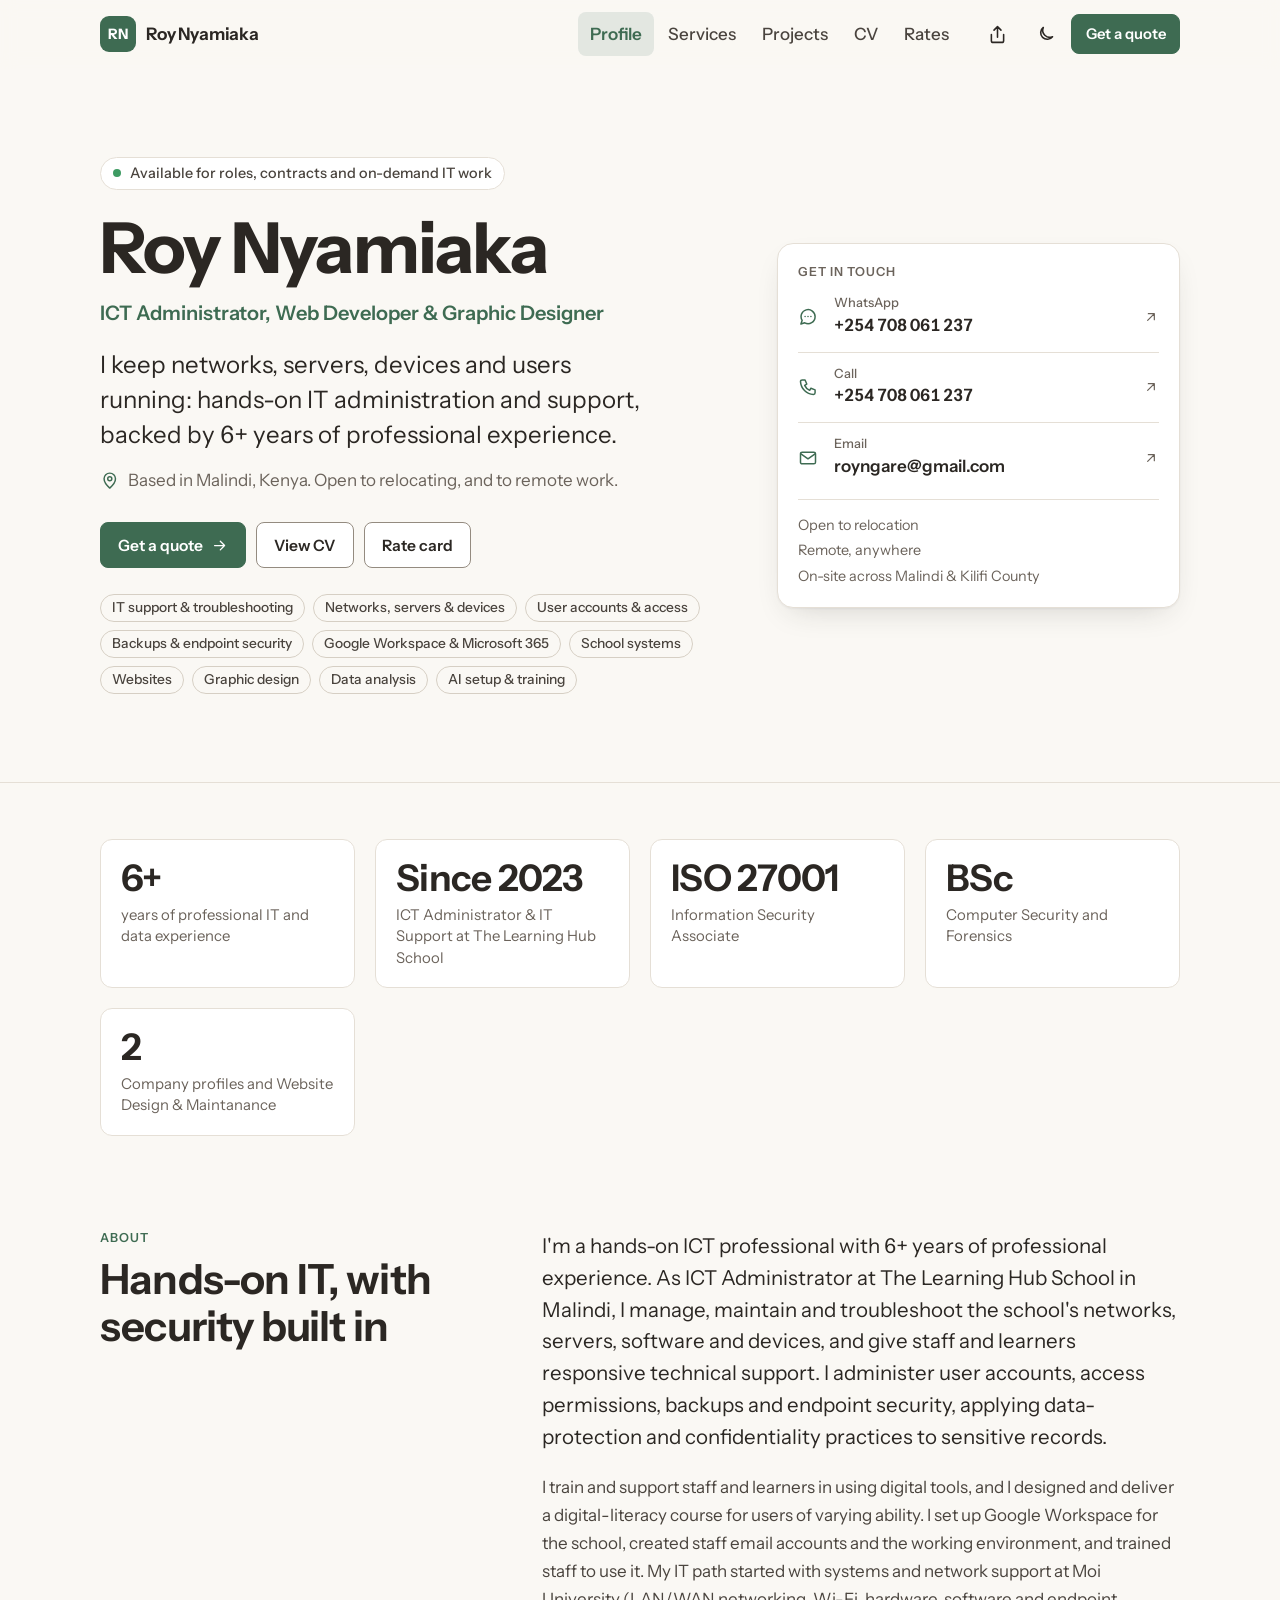
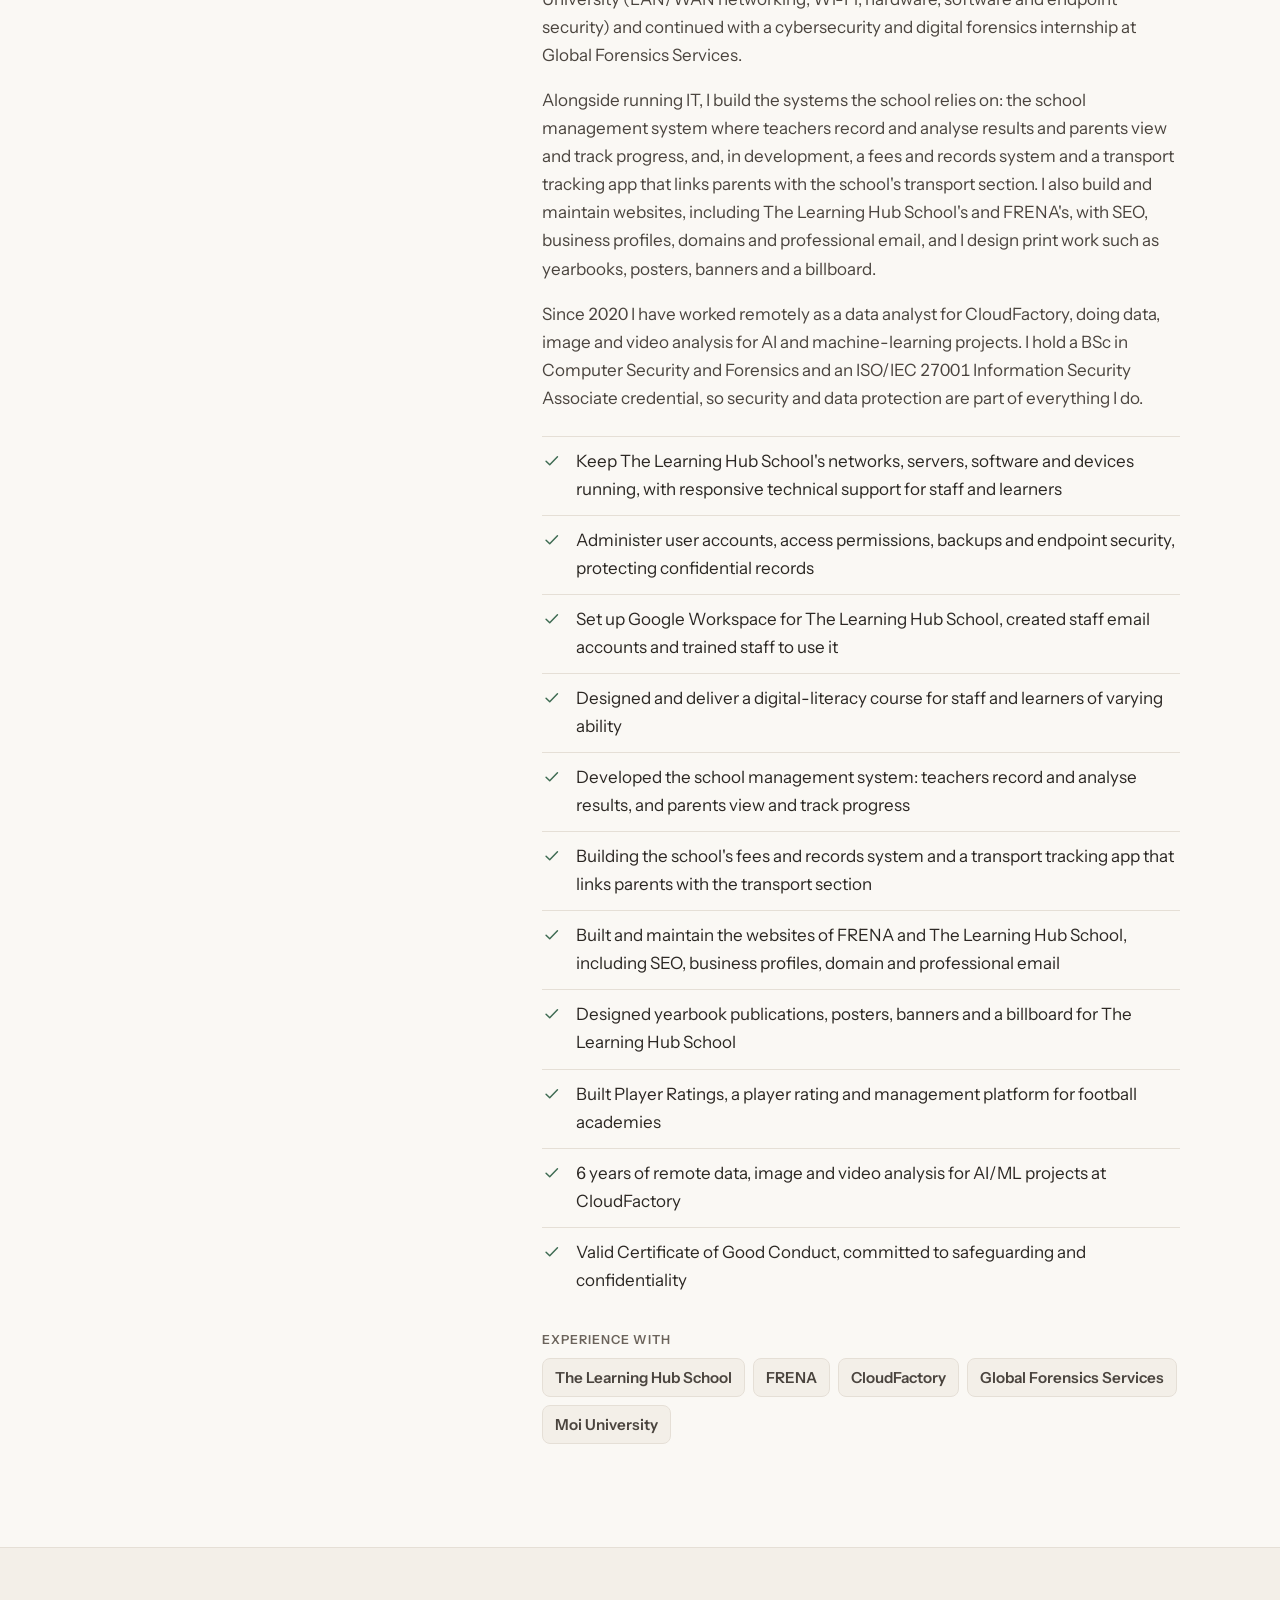
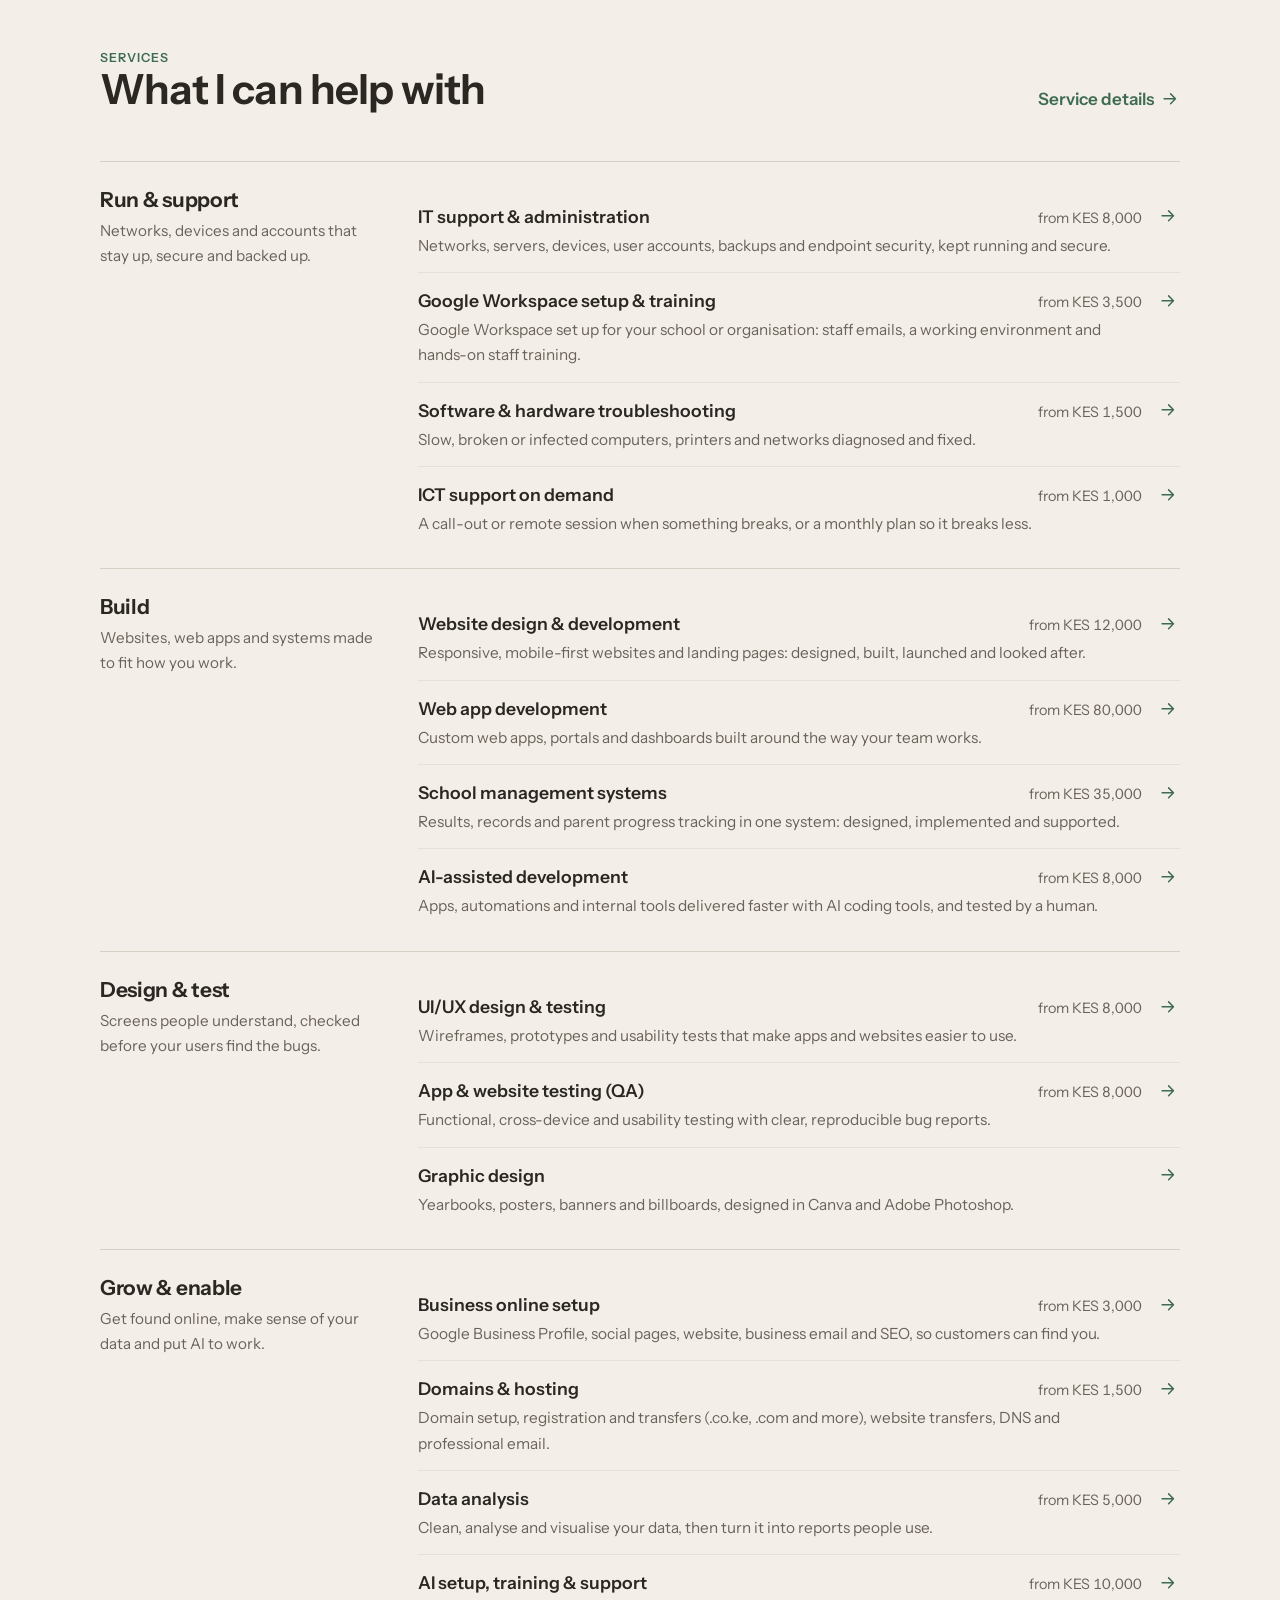
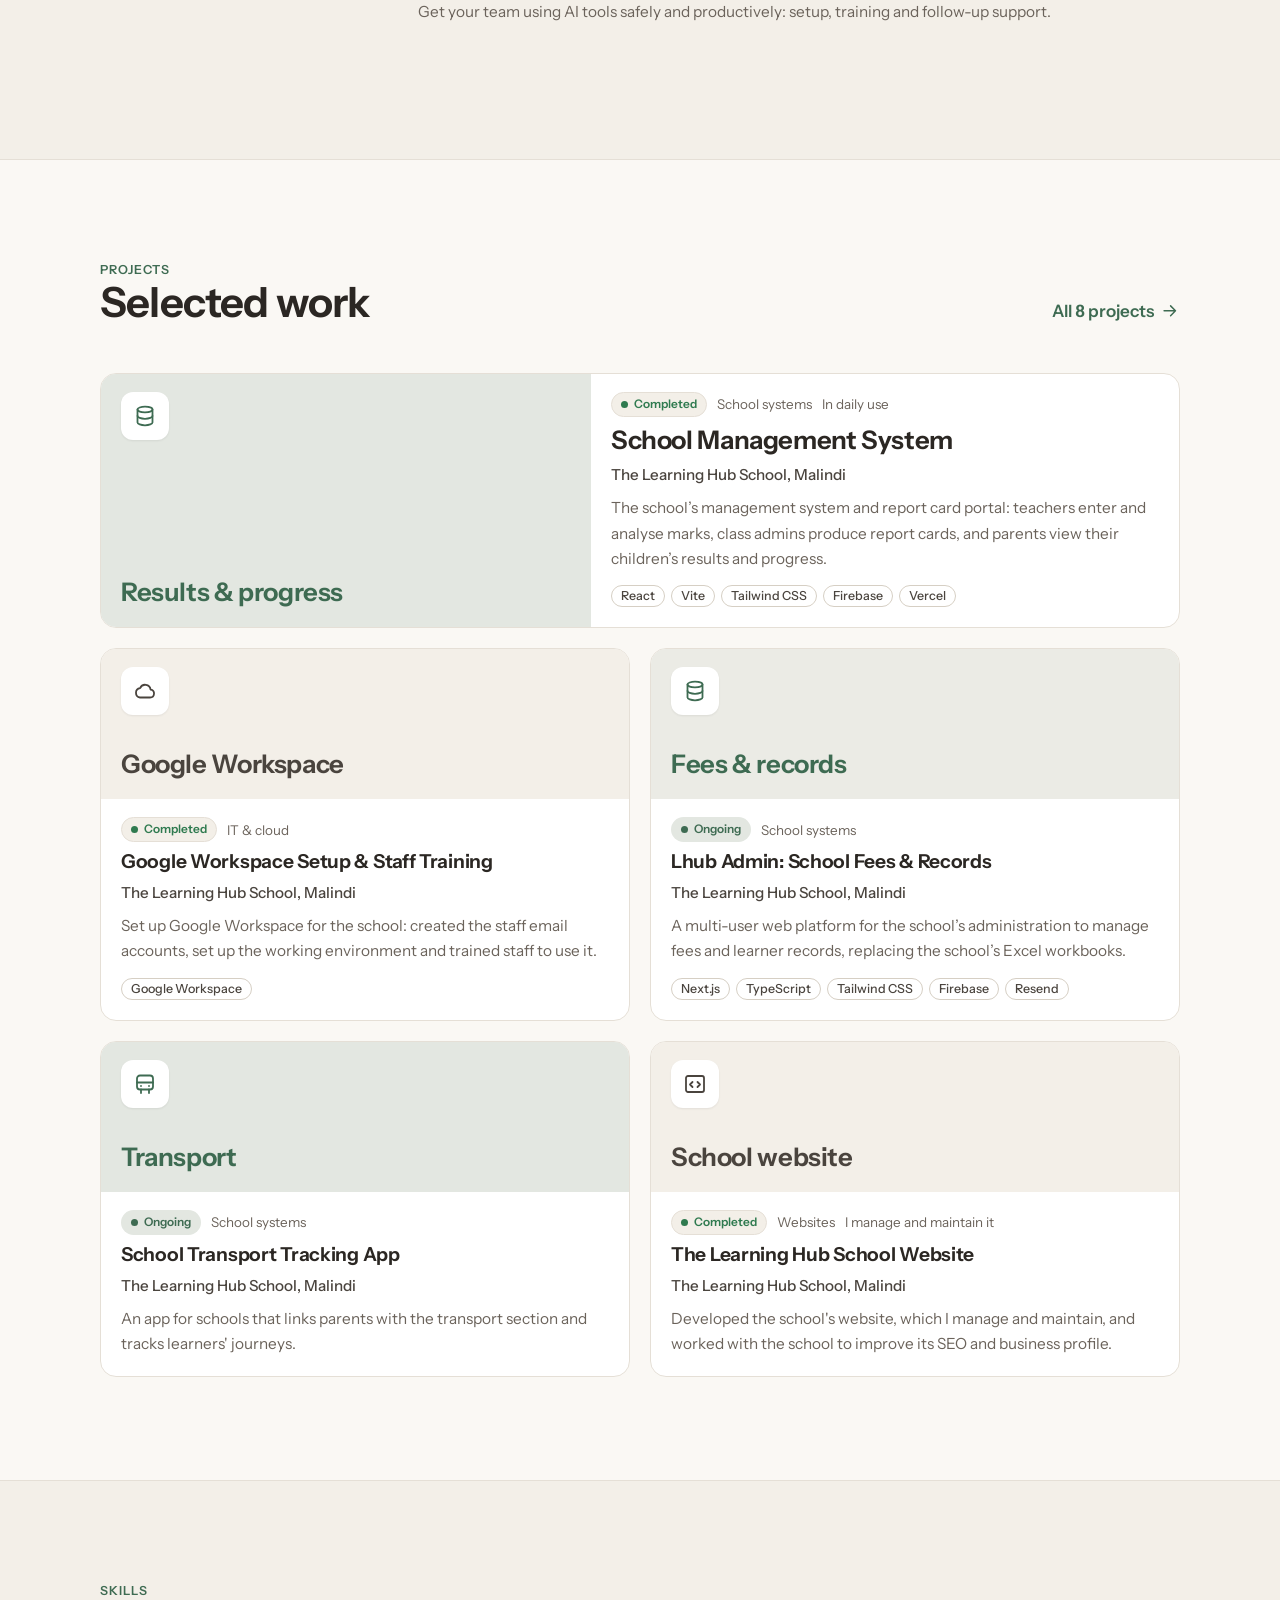
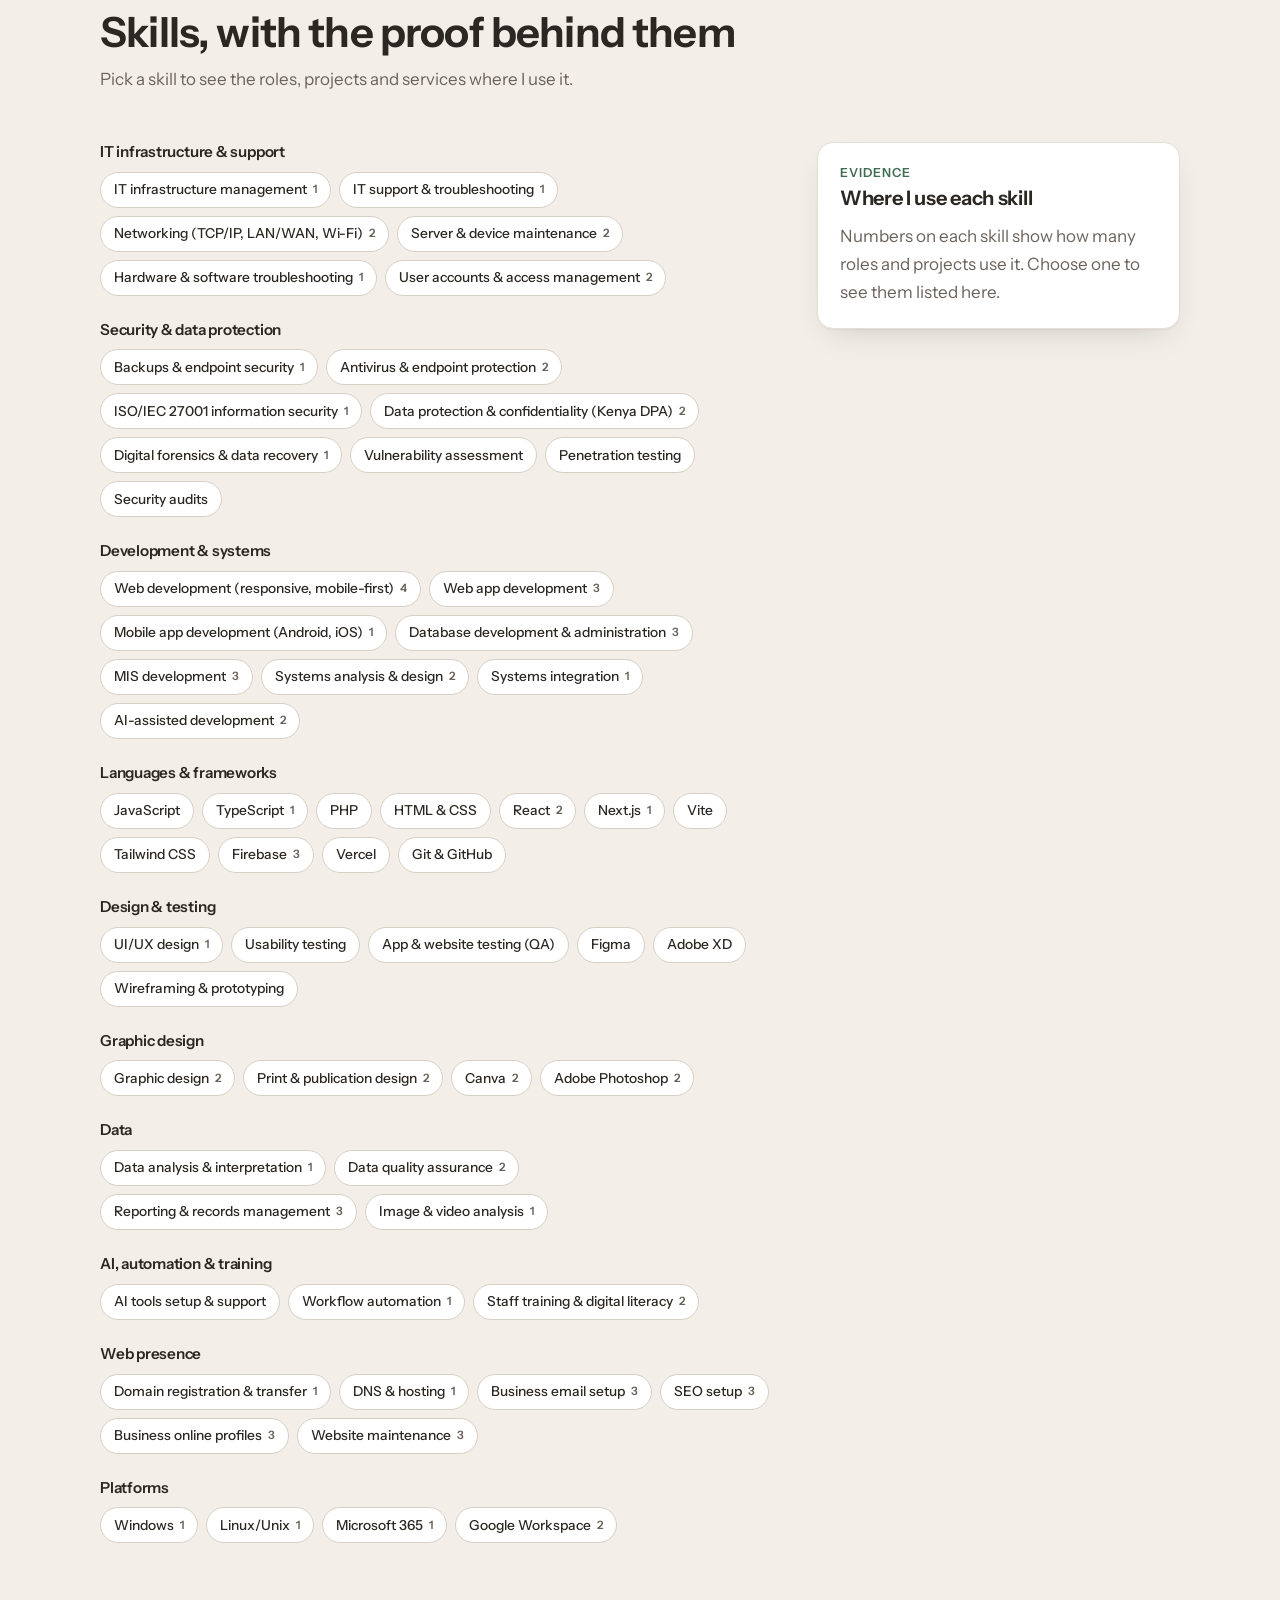
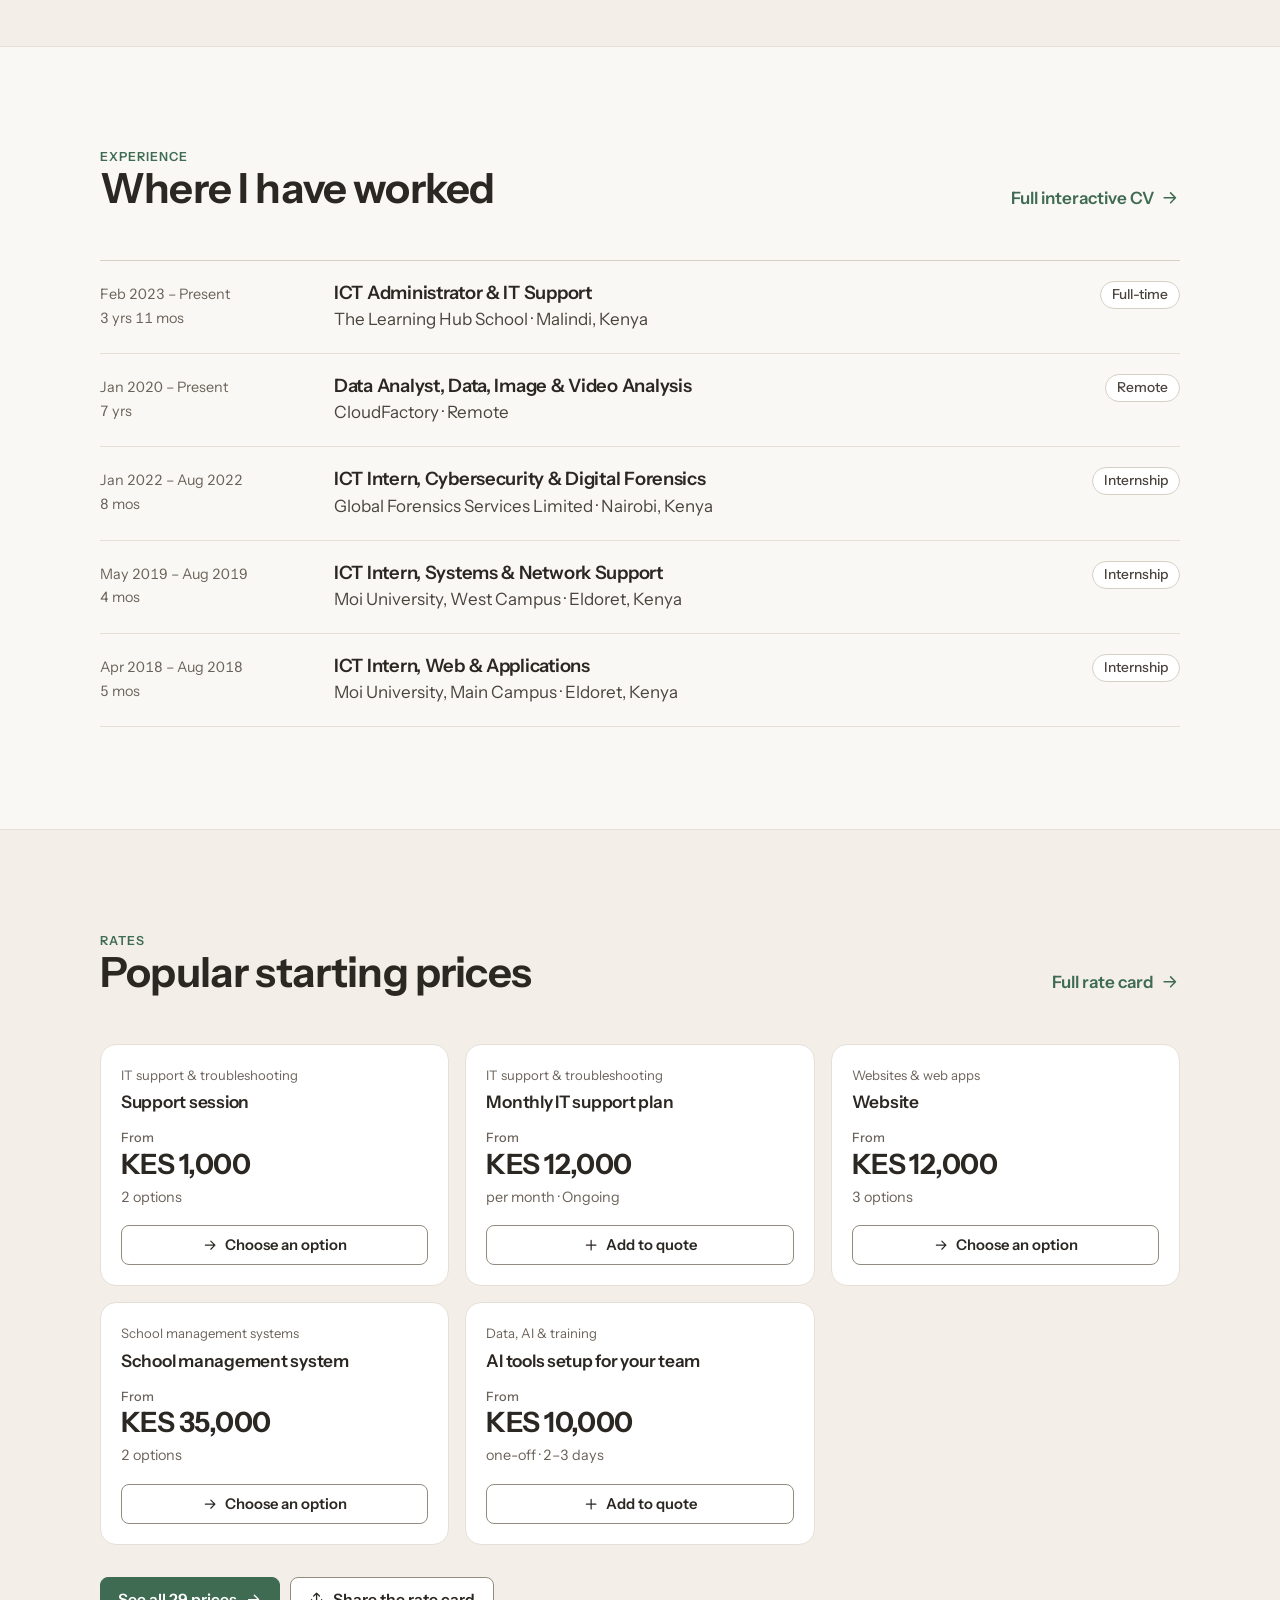
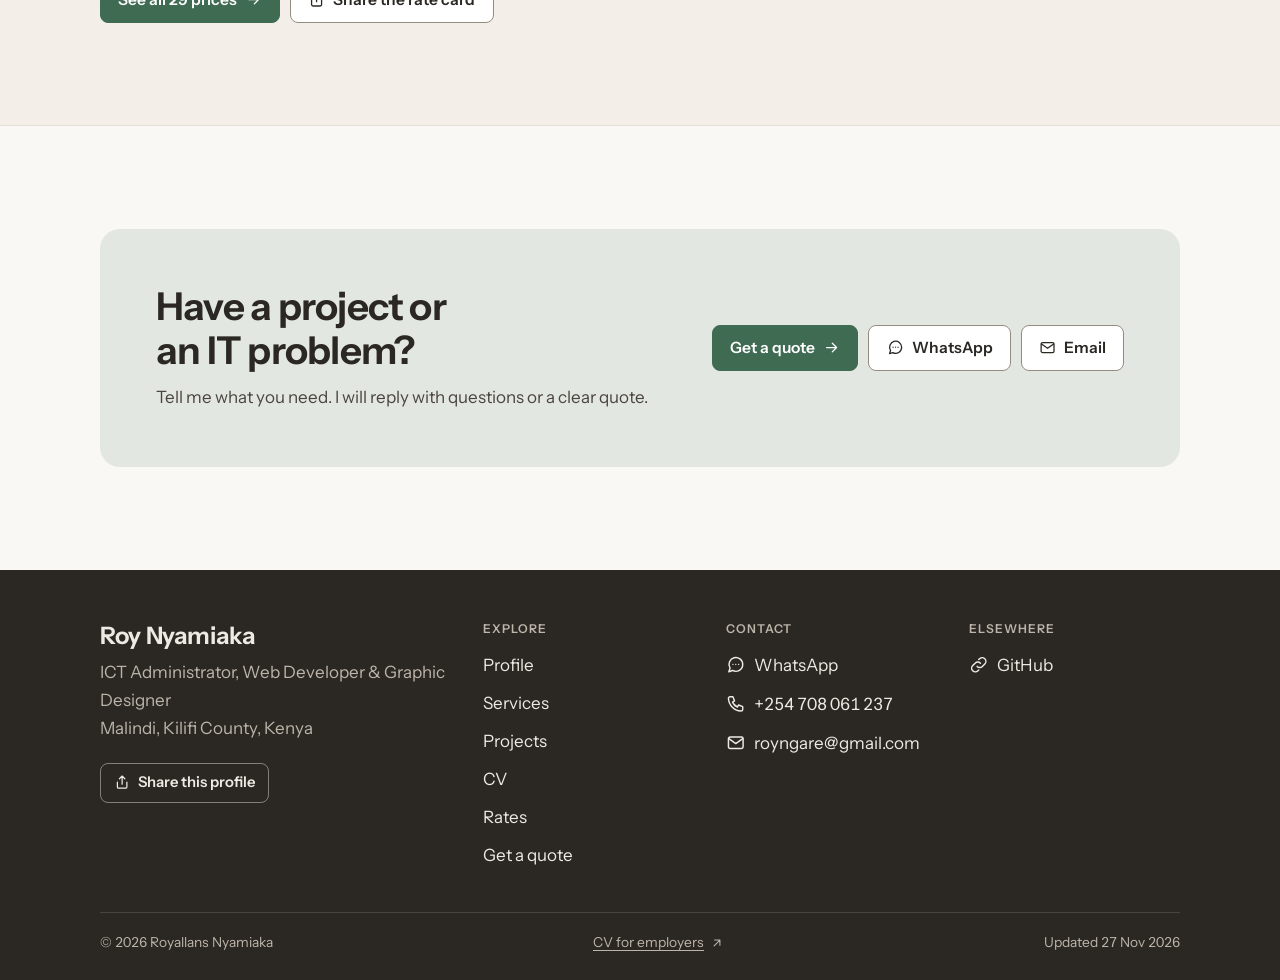
<file: index.html>
<!DOCTYPE html>
<html lang="en" data-theme="light">
<head>
    <meta charset="utf-8">
    <meta name="viewport" content="width=device-width, initial-scale=1">
    <!-- SOCIAL-META:START -->
    <title>Roy Nyamiaka · ICT Administrator, Web Developer &amp; Graphic Designer</title>
    <meta name="description" content="I keep networks, servers, devices and users running: hands-on IT administration and support, backed by 6+ years of professional experience. Based in Malindi, Kenya. Open to relocating, and to remote work.">
    <meta name="theme-color" content="#3E6B52">
    <link rel="canonical" href="https://ngareroy.github.io/roy-portfolio/">
    <meta property="og:type" content="website">
    <meta property="og:site_name" content="Roy Nyamiaka">
    <meta property="og:title" content="Roy Nyamiaka · ICT Administrator, Web Developer &amp; Graphic Designer">
    <meta property="og:description" content="I keep networks, servers, devices and users running: hands-on IT administration and support, backed by 6+ years of professional experience. Based in Malindi, Kenya. Open to relocating, and to remote work.">
    <meta property="og:image" content="https://ngareroy.github.io/roy-portfolio/assets/img/og-profile.png">
    <meta property="og:image:width" content="1200">
    <meta property="og:image:height" content="630">
    <meta name="twitter:card" content="summary_large_image">
    <meta name="twitter:title" content="Roy Nyamiaka · ICT Administrator, Web Developer &amp; Graphic Designer">
    <meta name="twitter:description" content="I keep networks, servers, devices and users running: hands-on IT administration and support, backed by 6+ years of professional experience. Based in Malindi, Kenya. Open to relocating, and to remote work.">
    <meta name="twitter:image" content="https://ngareroy.github.io/roy-portfolio/assets/img/og-profile.png">
    <meta property="og:url" content="https://ngareroy.github.io/roy-portfolio/">
    <!-- SOCIAL-META:END -->
    <link rel="icon" href="assets/img/favicon.svg" type="image/svg+xml">
    <link rel="apple-touch-icon" href="assets/img/apple-touch-icon.png">
    <link rel="preload" href="assets/fonts/instrument-sans-latin.woff2" as="font" type="font/woff2" crossorigin>
    <link rel="stylesheet" href="assets/css/site.css">
    <script>
      (function () {
        var t = null;
        try { t = JSON.parse(localStorage.getItem('rn:theme')); } catch (e) {}
        if (t !== 'light' && t !== 'dark') t = window.matchMedia && matchMedia('(prefers-color-scheme: dark)').matches ? 'dark' : 'light';
        document.documentElement.setAttribute('data-theme', t);
      })();
    </script>
</head>
<body>
    <a class="skip" href="#main" data-action="skip">Skip to content</a>
    <header class="hdr" id="site-header"></header>
    <div class="mnav" id="mnav" role="dialog" aria-modal="true" aria-label="Menu" hidden></div>
    <main id="main" tabindex="-1">
        <div id="app">
            <section class="boot" aria-label="Loading"><div><div class="boot__mark"></div><p class="muted">Loading…</p></div></section>
        </div>
        <noscript>
            <!-- NOSCRIPT:START -->
            <section class="wrap" style="padding:48px 20px">
                <h1>Roy Nyamiaka</h1>
                <p>ICT Administrator, Web Developer &amp; Graphic Designer · Malindi, Kilifi County, Kenya</p>
                <p>Email: <a href="mailto:royngare@gmail.com">royngare@gmail.com</a> · Phone: +254 708 061 237</p>
                <p>Please enable JavaScript to see the full portfolio, CV and rate card.</p>
            </section>
            <!-- NOSCRIPT:END -->
        </noscript>
    </main>
    <footer class="ftr" id="site-footer"></footer>
    <div id="live" class="sr-only" aria-live="polite" aria-atomic="true"></div>
    
    <!-- SITE-CONFIG:START -->
    <!-- SITE-CONFIG:END -->
    <script src="assets/js/core.js"></script>
    <script src="assets/js/app.js" defer></script>
</body>
</html>
</file>
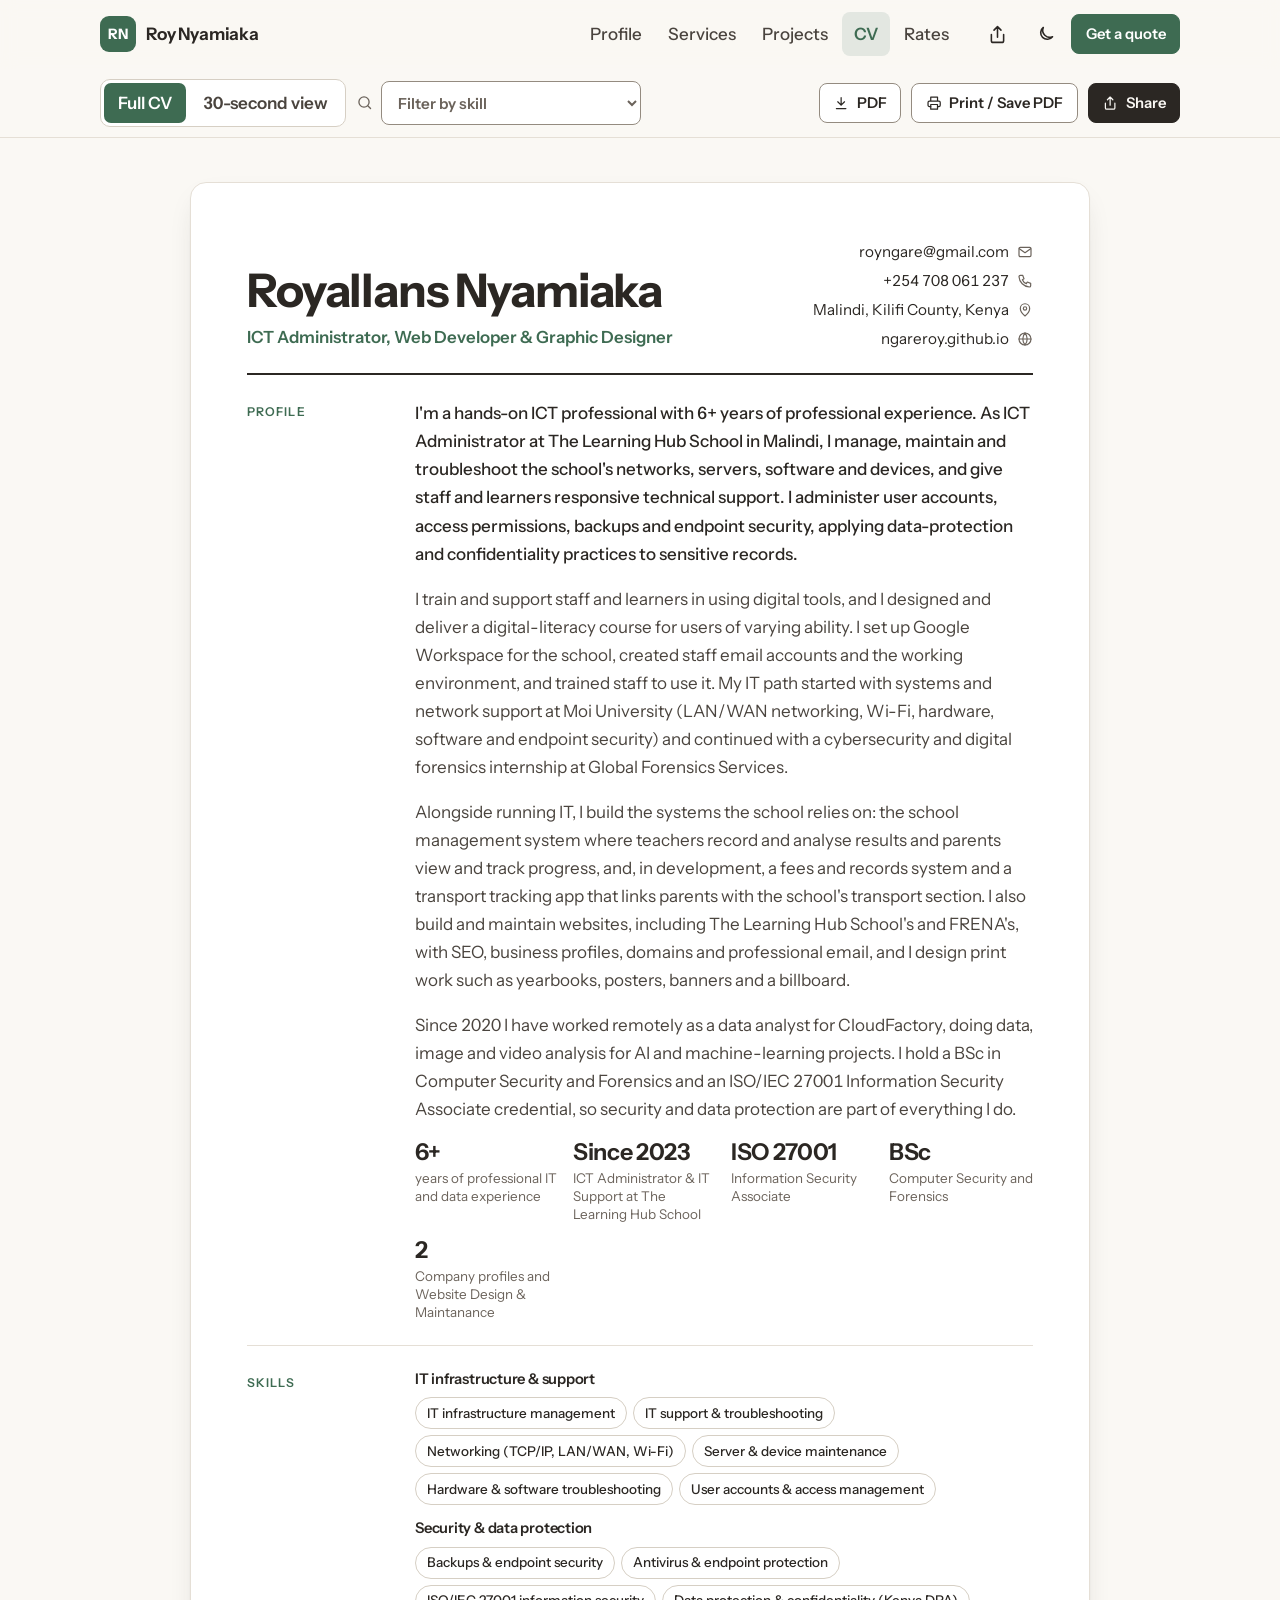
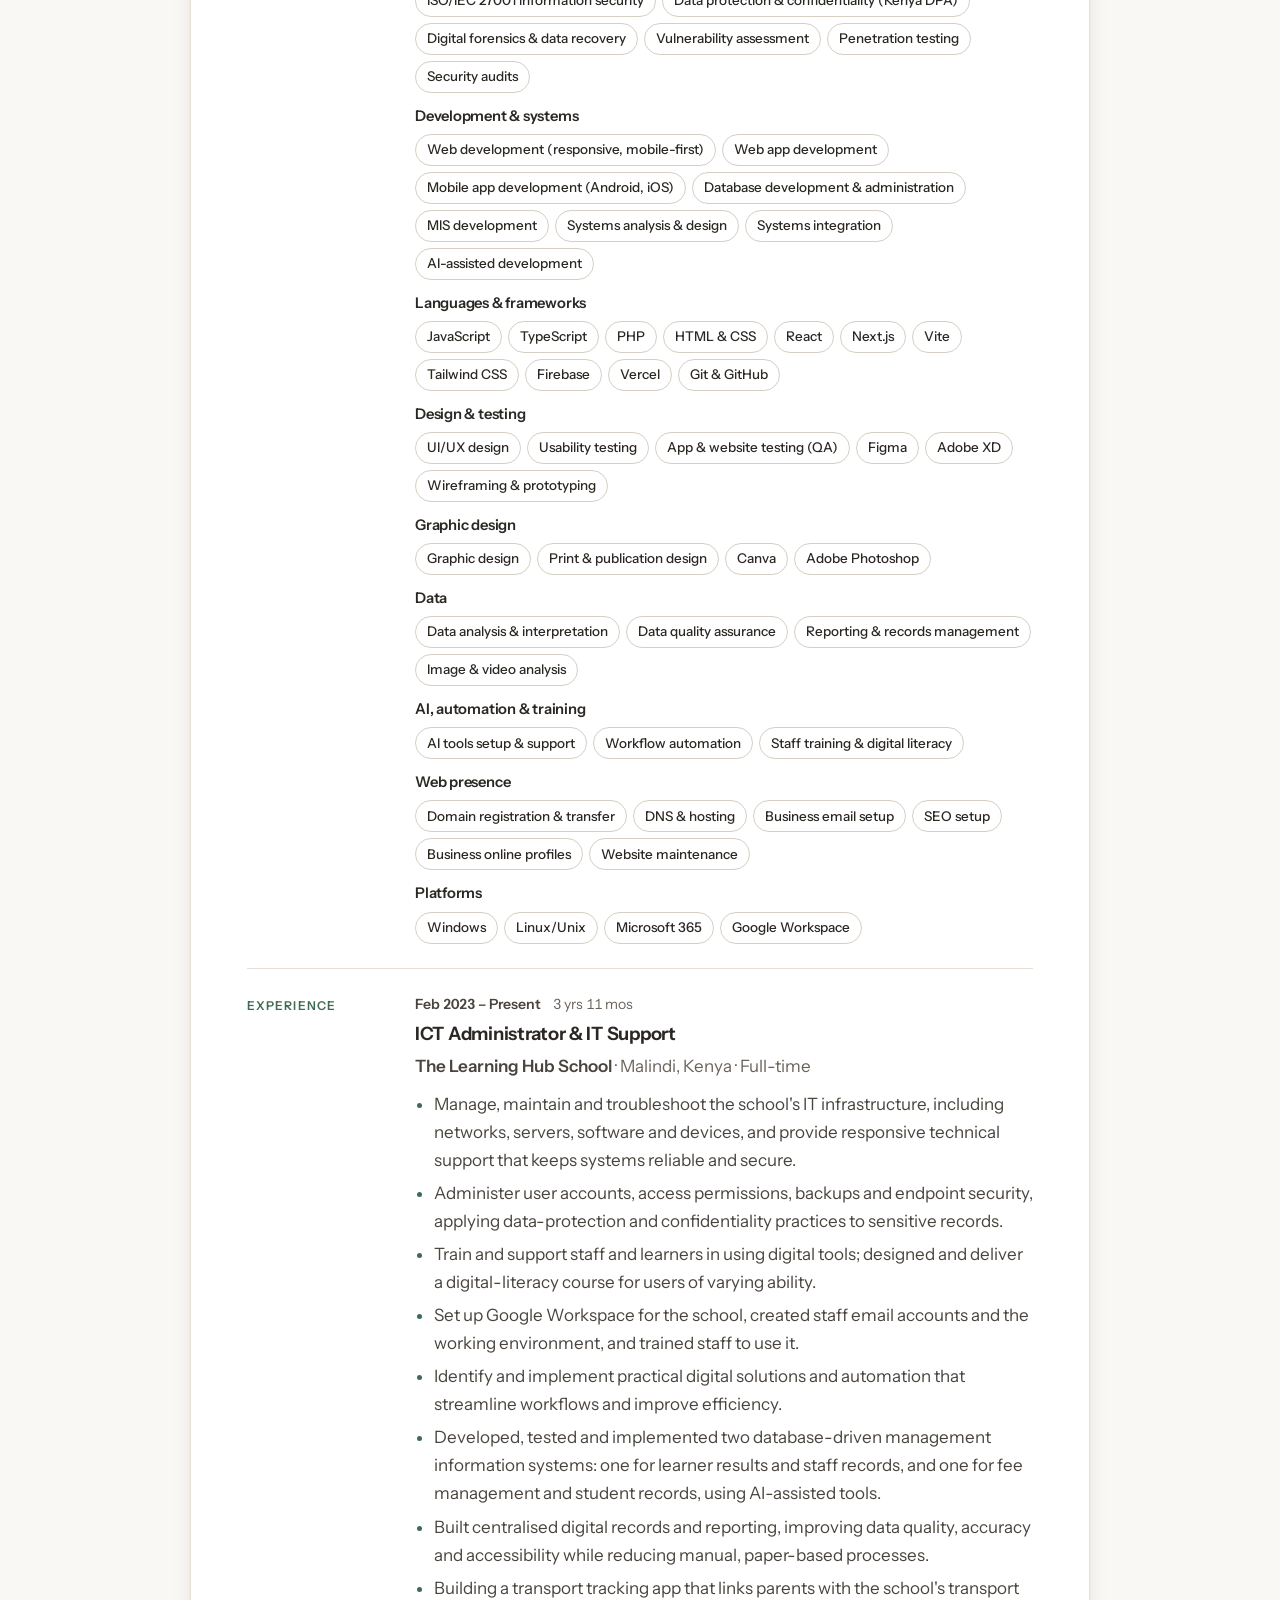
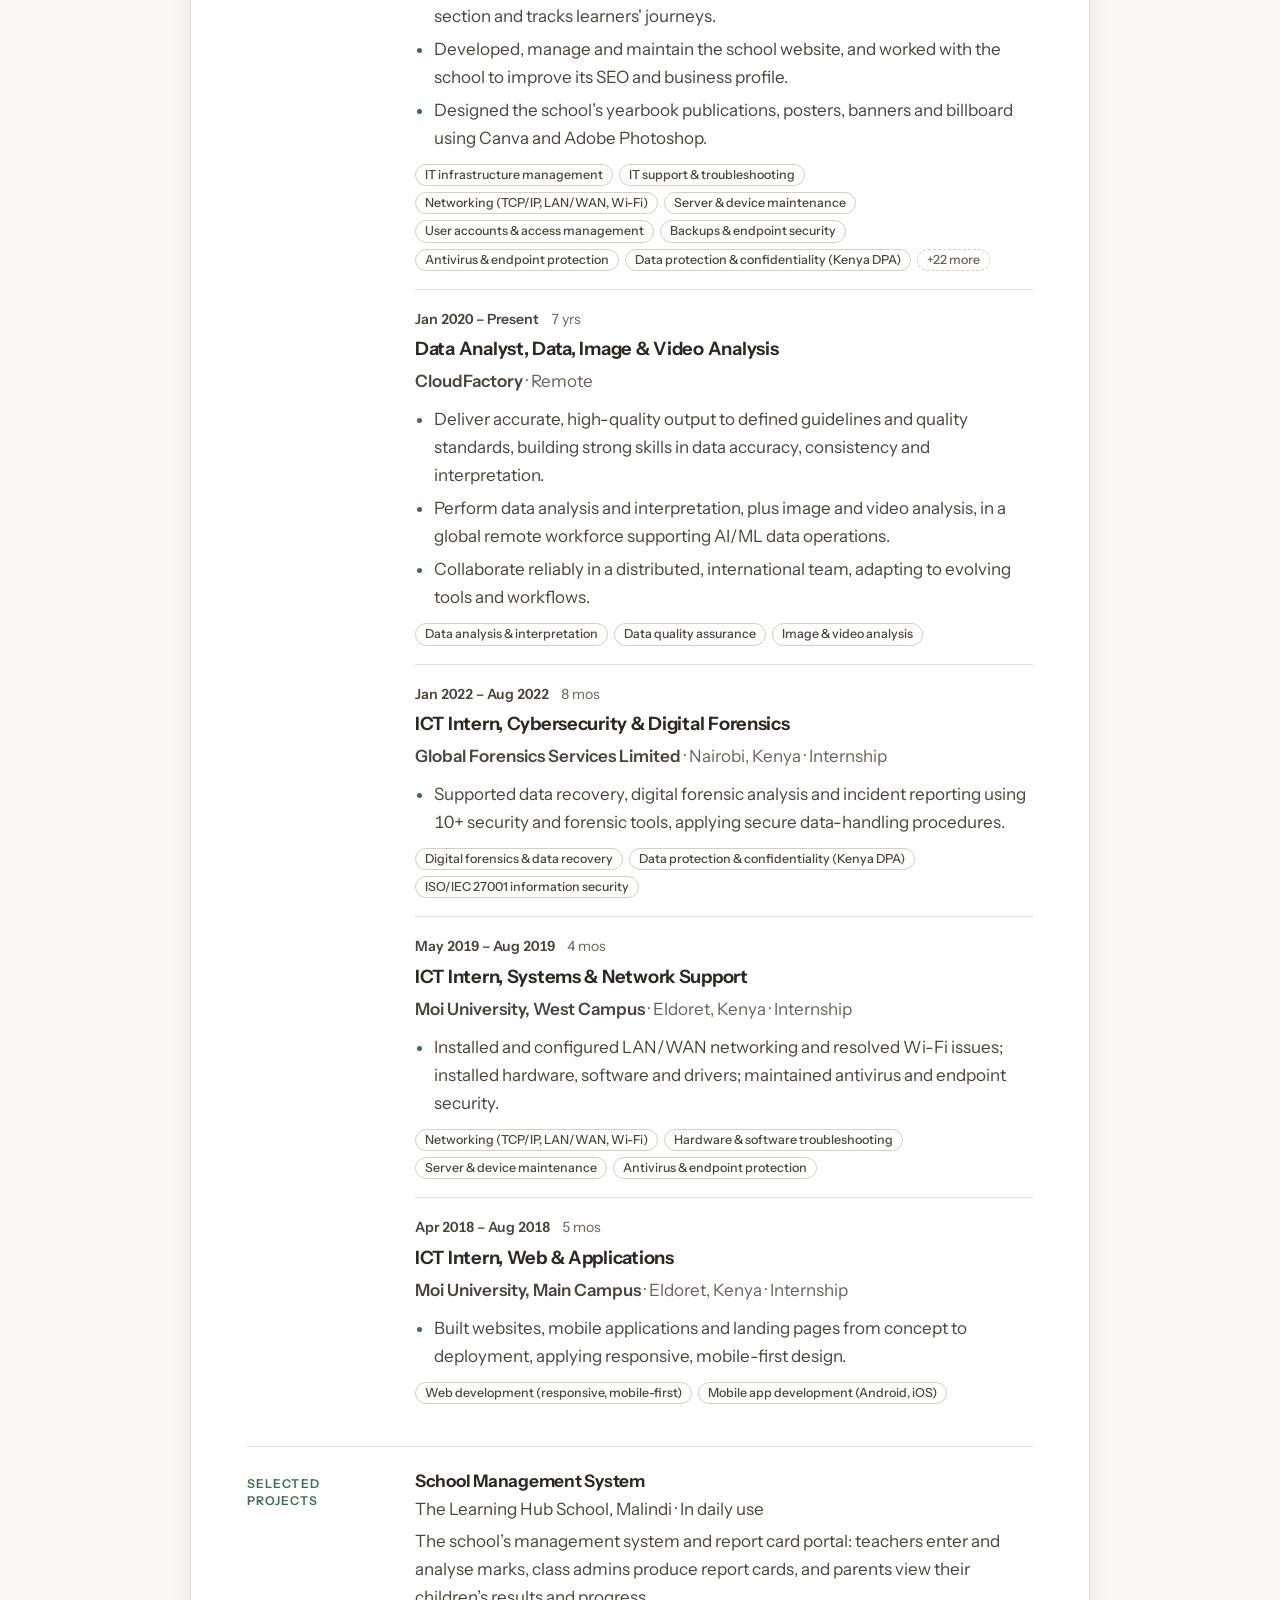
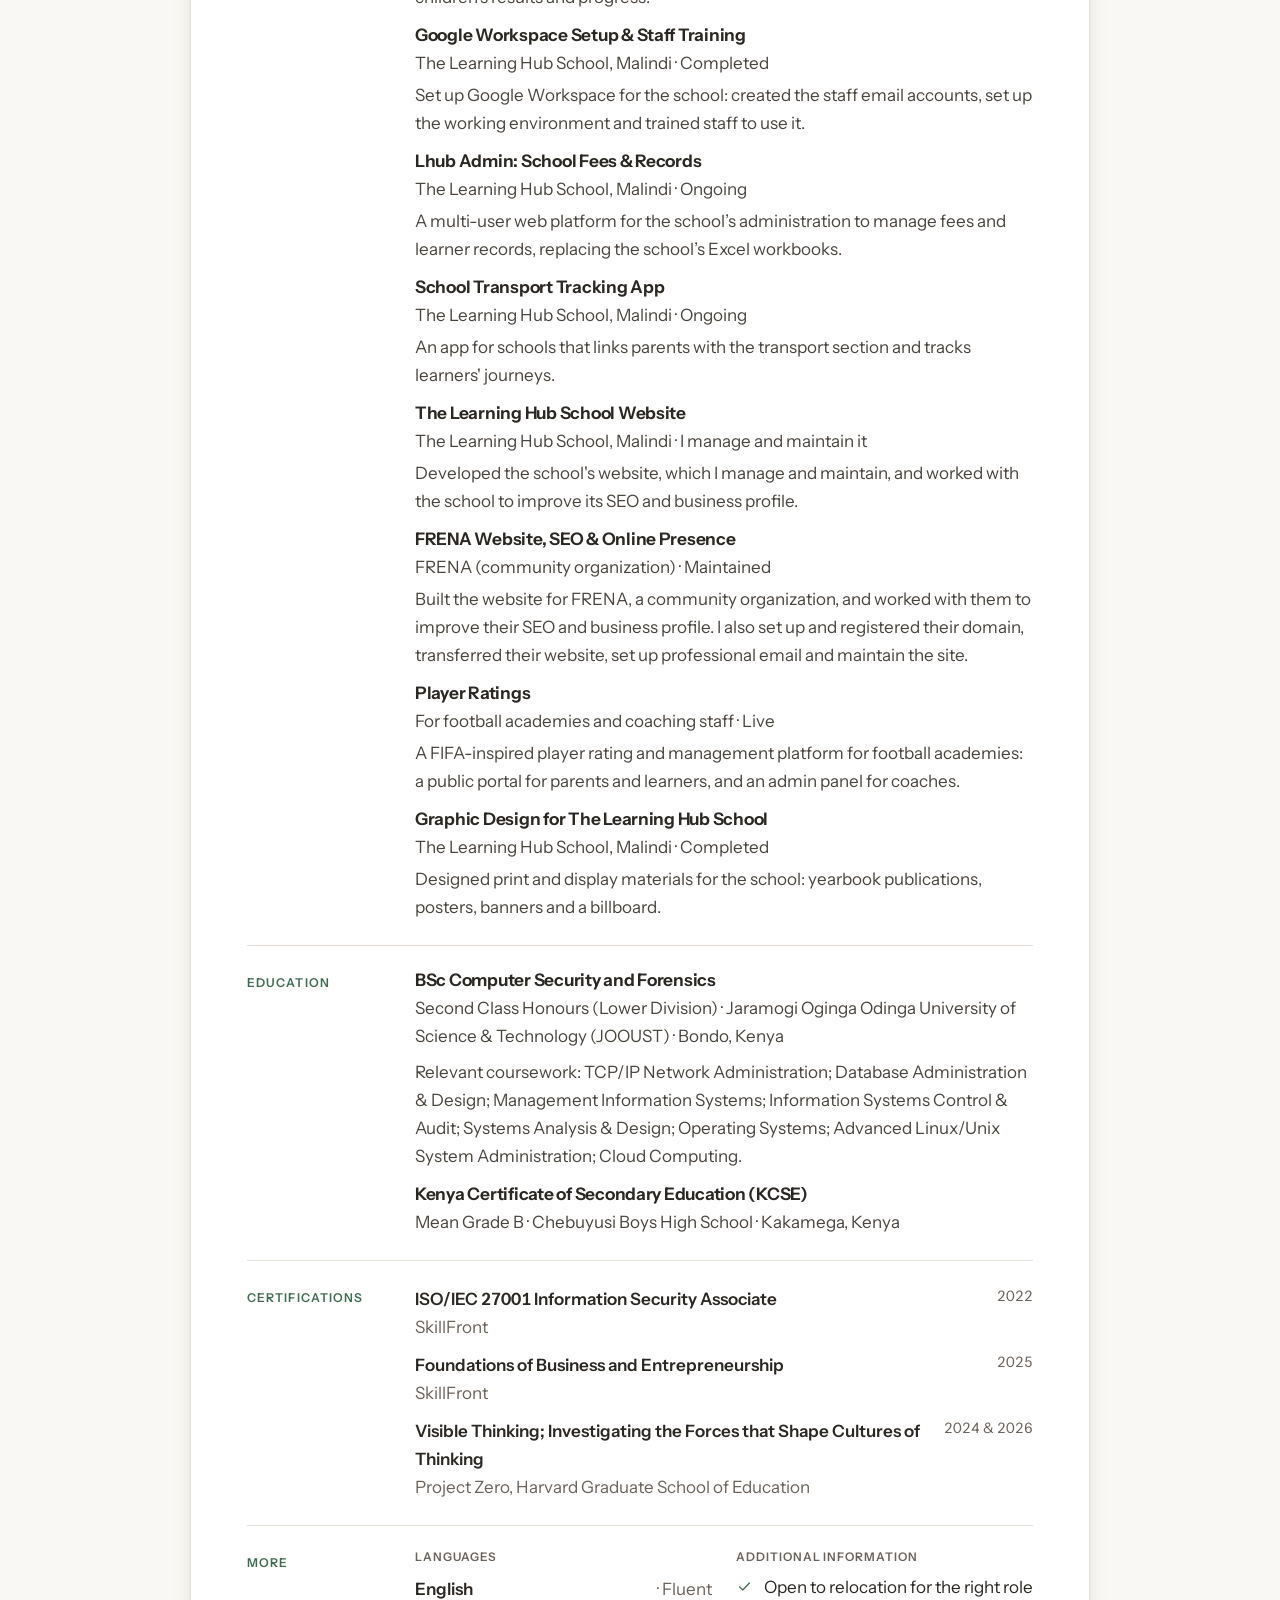
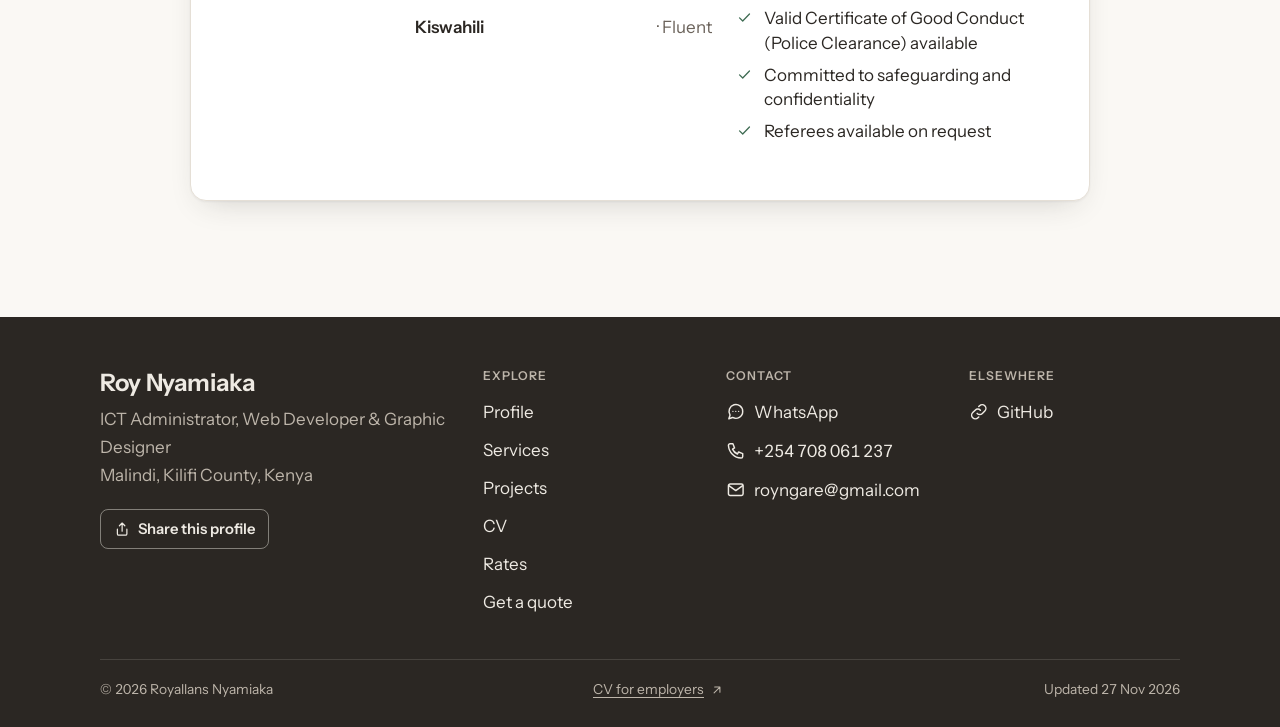
<file: cv/index.html>
<!DOCTYPE html>
<html lang="en">
<head>
    <meta charset="utf-8">
    <meta name="viewport" content="width=device-width, initial-scale=1">
    <!-- SOCIAL-META:START -->
    <title>Royallans Nyamiaka · CV</title>
    <meta name="description" content="CV of Royallans Nyamiaka, ICT Administrator, Web Developer &amp; Graphic Designer. 6+ years of experience. Malindi, Kilifi County, Kenya">
    <meta name="theme-color" content="#3E6B52">
    <link rel="canonical" href="https://ngareroy.github.io/roy-portfolio/cv/">
    <meta property="og:type" content="website">
    <meta property="og:site_name" content="Roy Nyamiaka">
    <meta property="og:title" content="Royallans Nyamiaka · CV">
    <meta property="og:description" content="CV of Royallans Nyamiaka, ICT Administrator, Web Developer &amp; Graphic Designer. 6+ years of experience. Malindi, Kilifi County, Kenya">
    <meta property="og:image" content="https://ngareroy.github.io/roy-portfolio/assets/img/og-cv.png">
    <meta property="og:image:width" content="1200">
    <meta property="og:image:height" content="630">
    <meta name="twitter:card" content="summary_large_image">
    <meta name="twitter:title" content="Royallans Nyamiaka · CV">
    <meta name="twitter:description" content="CV of Royallans Nyamiaka, ICT Administrator, Web Developer &amp; Graphic Designer. 6+ years of experience. Malindi, Kilifi County, Kenya">
    <meta name="twitter:image" content="https://ngareroy.github.io/roy-portfolio/assets/img/og-cv.png">
    <meta property="og:url" content="https://ngareroy.github.io/roy-portfolio/cv/">
    <!-- SOCIAL-META:END -->
    <link rel="icon" href="../assets/img/favicon.svg" type="image/svg+xml">
    <script>location.replace("../#/cv" + location.search);</script>
    <style>body{font:18px/1.5 system-ui,sans-serif;background:#FAF8F4;color:#2B2723;display:grid;place-items:center;min-height:100vh;margin:0}a{color:#3E6B52}</style>
</head>
<body>
    <p>Opening… <a href="../#/cv">Continue</a></p>
</body>
</html>
</file>
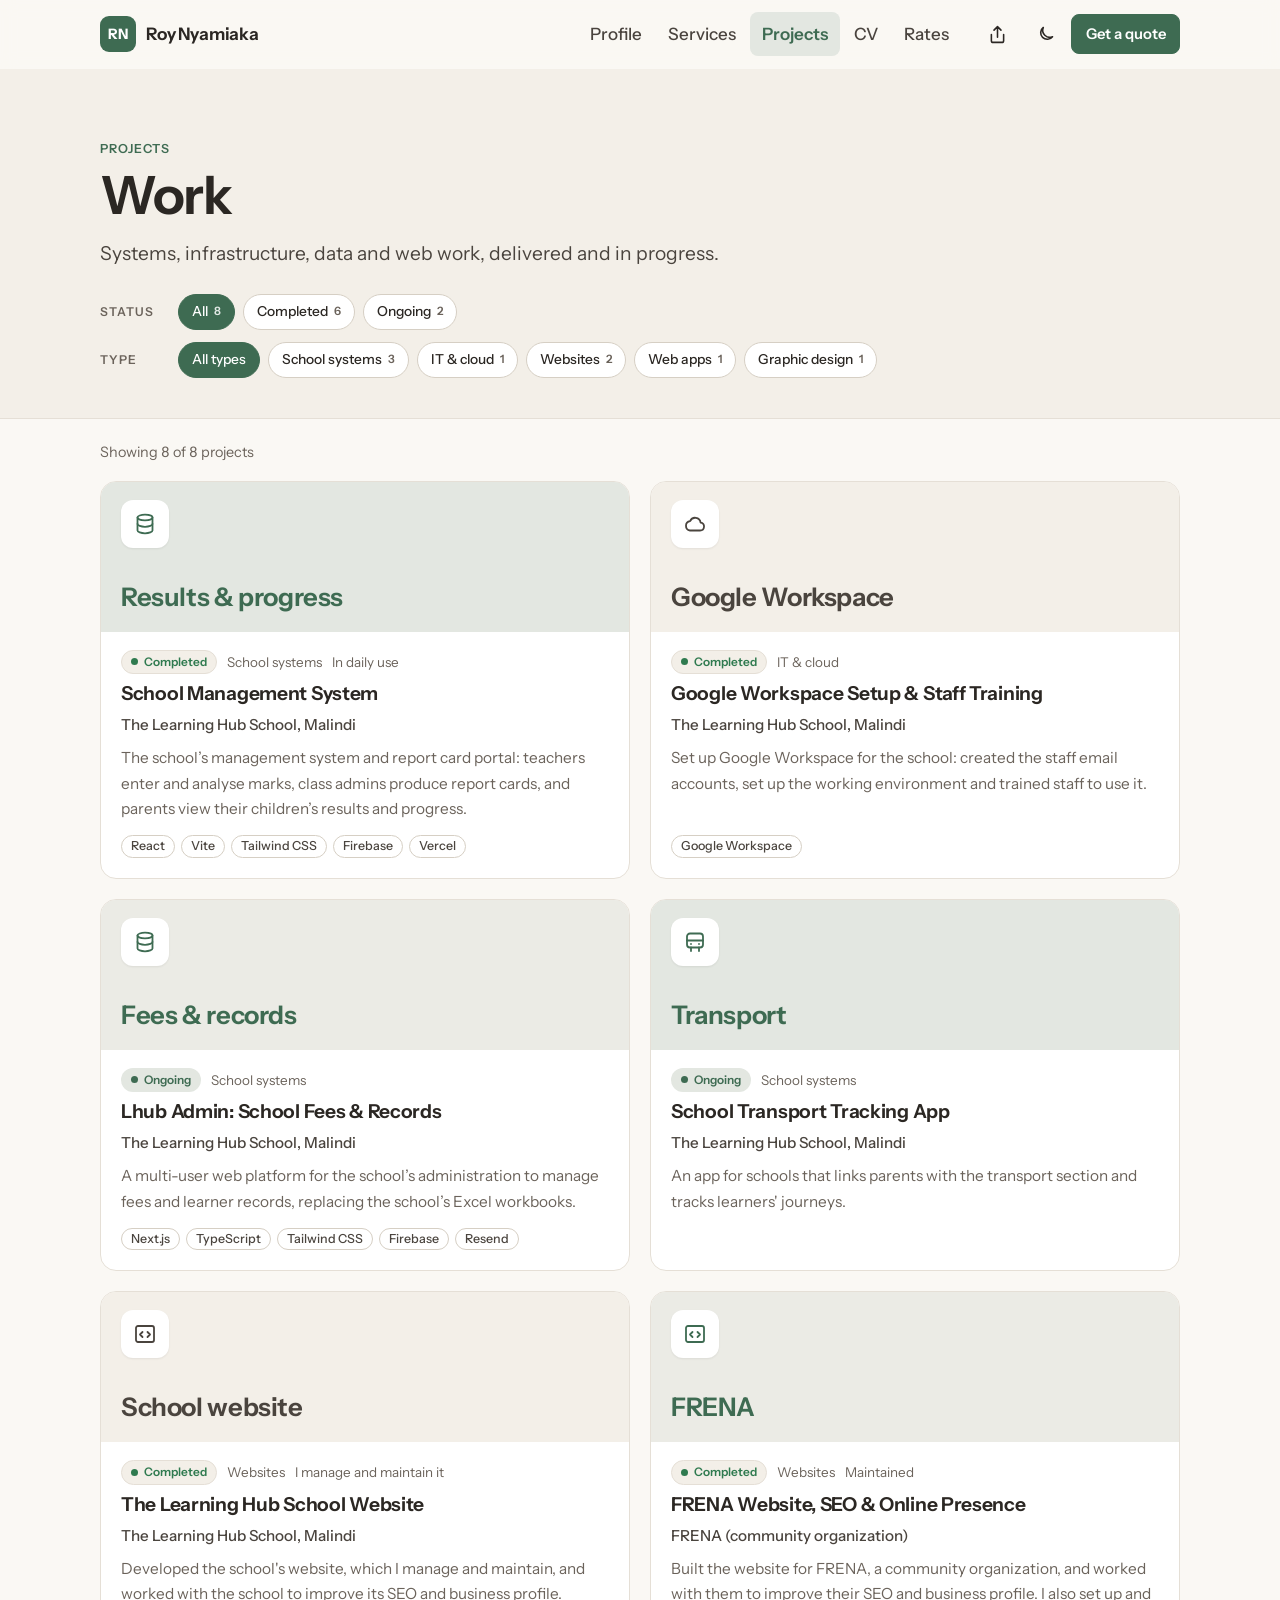
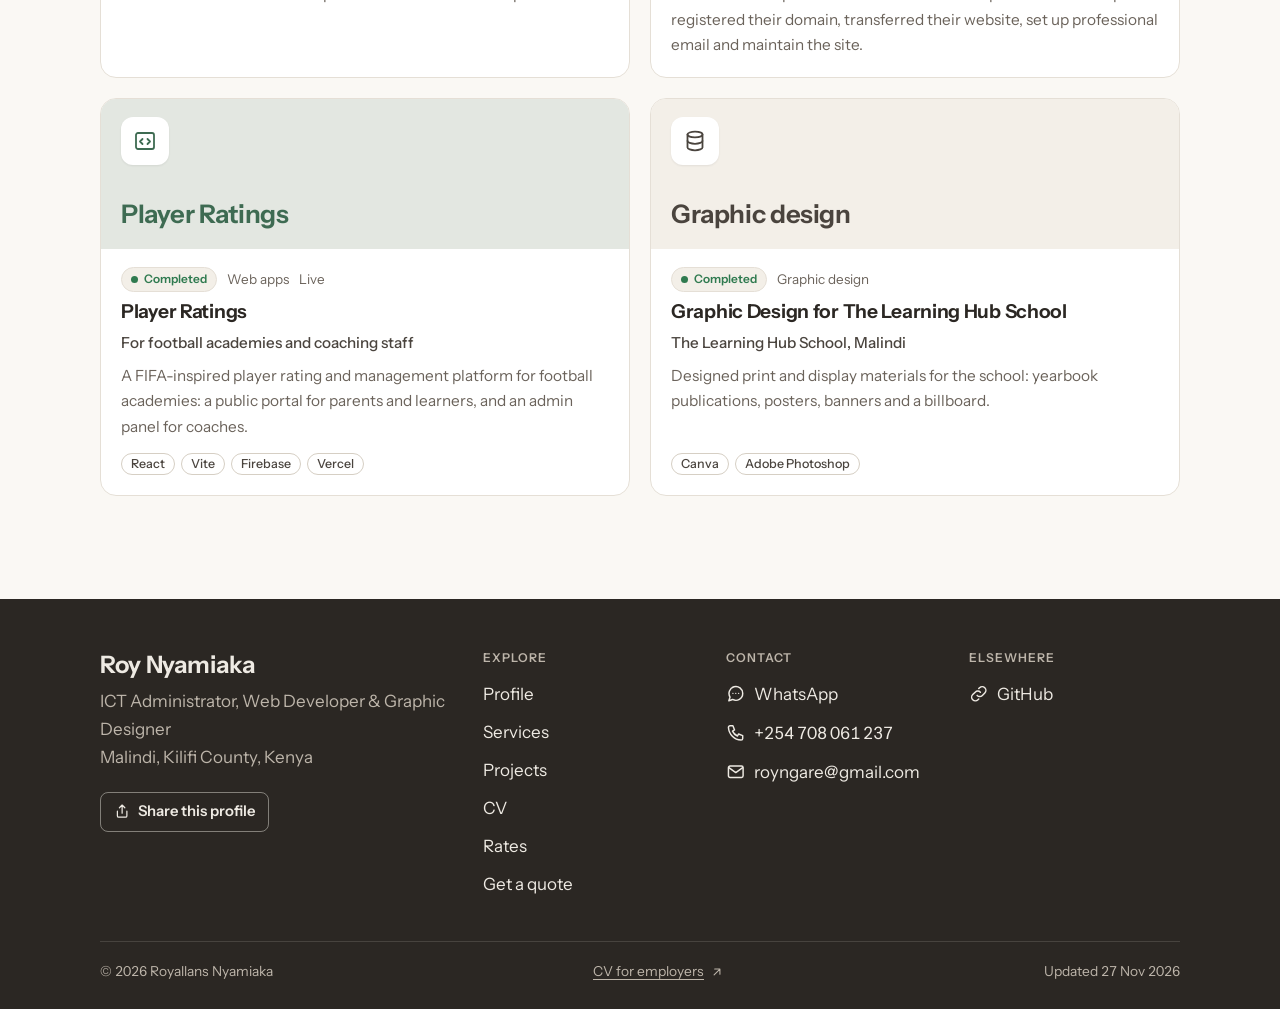
<file: projects/index.html>
<!DOCTYPE html>
<html lang="en">
<head>
    <meta charset="utf-8">
    <meta name="viewport" content="width=device-width, initial-scale=1">
    <!-- SOCIAL-META:START -->
    <title>Projects · Roy Nyamiaka</title>
    <meta name="description" content="Projects I&#39;ve delivered and am working on: a school management system, a school transport tracking app, organisation websites with SEO, domains and email, and Google Workspace setup.">
    <meta name="theme-color" content="#3E6B52">
    <link rel="canonical" href="https://ngareroy.github.io/roy-portfolio/projects/">
    <meta property="og:type" content="website">
    <meta property="og:site_name" content="Roy Nyamiaka">
    <meta property="og:title" content="Projects · Roy Nyamiaka">
    <meta property="og:description" content="Projects I&#39;ve delivered and am working on: a school management system, a school transport tracking app, organisation websites with SEO, domains and email, and Google Workspace setup.">
    <meta property="og:image" content="https://ngareroy.github.io/roy-portfolio/assets/img/og-projects.png">
    <meta property="og:image:width" content="1200">
    <meta property="og:image:height" content="630">
    <meta name="twitter:card" content="summary_large_image">
    <meta name="twitter:title" content="Projects · Roy Nyamiaka">
    <meta name="twitter:description" content="Projects I&#39;ve delivered and am working on: a school management system, a school transport tracking app, organisation websites with SEO, domains and email, and Google Workspace setup.">
    <meta name="twitter:image" content="https://ngareroy.github.io/roy-portfolio/assets/img/og-projects.png">
    <meta property="og:url" content="https://ngareroy.github.io/roy-portfolio/projects/">
    <!-- SOCIAL-META:END -->
    <link rel="icon" href="../assets/img/favicon.svg" type="image/svg+xml">
    <script>location.replace("../#/projects" + location.search);</script>
    <style>body{font:18px/1.5 system-ui,sans-serif;background:#FAF8F4;color:#2B2723;display:grid;place-items:center;min-height:100vh;margin:0}a{color:#3E6B52}</style>
</head>
<body>
    <p>Opening… <a href="../#/projects">Continue</a></p>
</body>
</html>
</file>
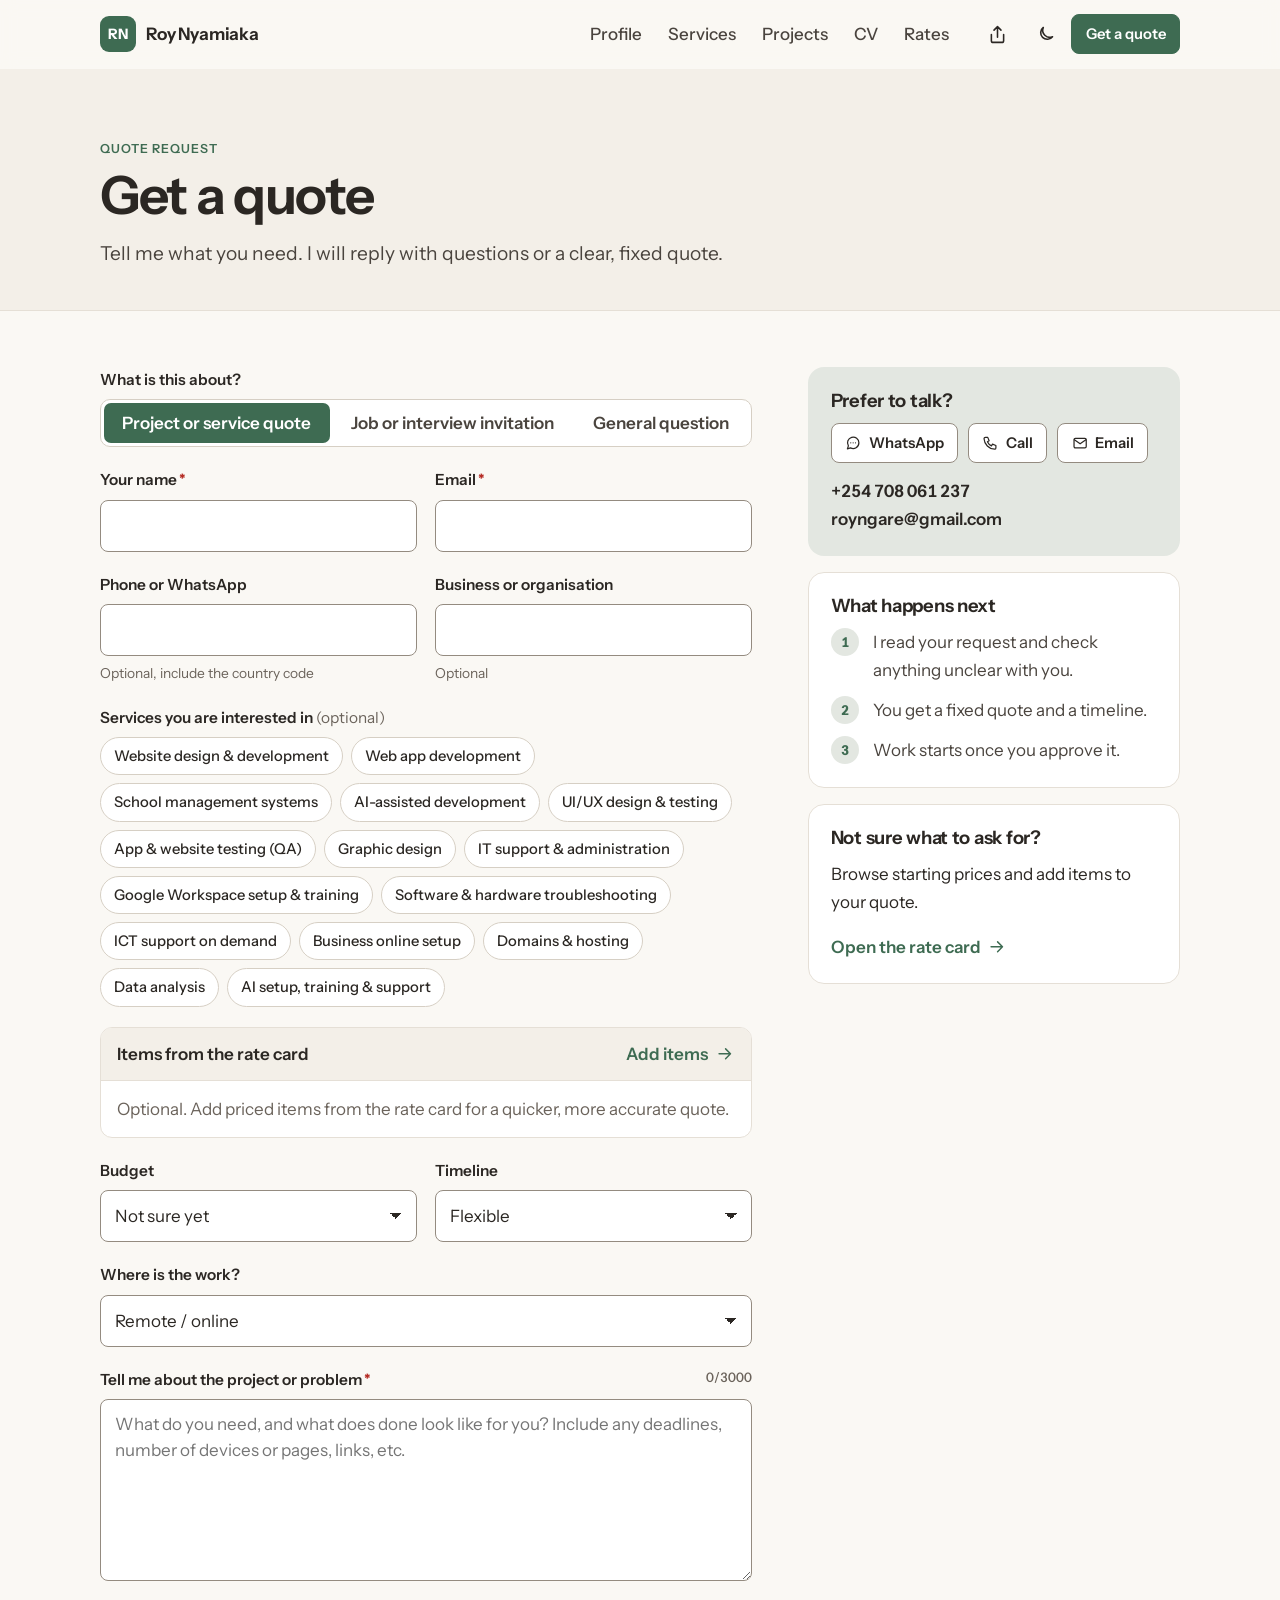
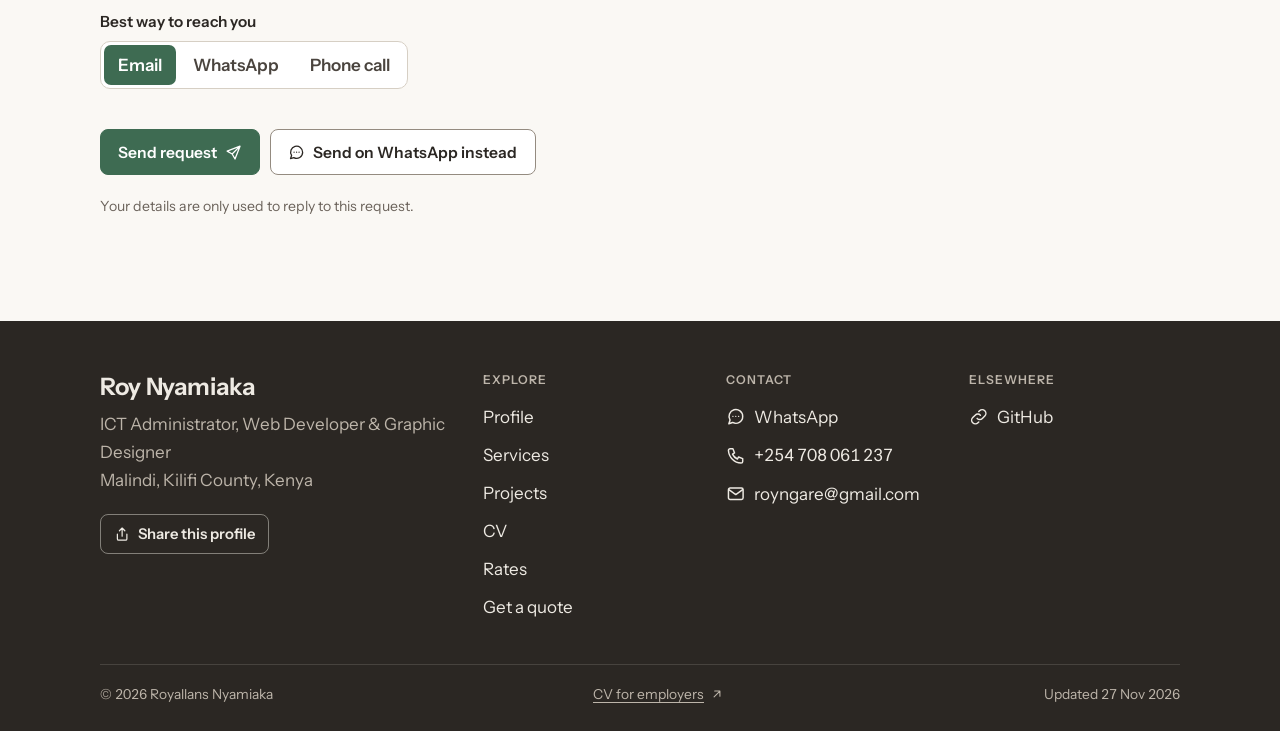
<file: quote/index.html>
<!DOCTYPE html>
<html lang="en">
<head>
    <meta charset="utf-8">
    <meta name="viewport" content="width=device-width, initial-scale=1">
    <!-- SOCIAL-META:START -->
    <title>Request a quote · Roy Nyamiaka</title>
    <meta name="description" content="Need a website, IT support or a school system? Send me your request here and I&#39;ll come back to you with a quote.">
    <meta name="theme-color" content="#3E6B52">
    <link rel="canonical" href="https://ngareroy.github.io/roy-portfolio/quote/">
    <meta property="og:type" content="website">
    <meta property="og:site_name" content="Roy Nyamiaka">
    <meta property="og:title" content="Request a quote · Roy Nyamiaka">
    <meta property="og:description" content="Need a website, IT support or a school system? Send me your request here and I&#39;ll come back to you with a quote.">
    <meta property="og:image" content="https://ngareroy.github.io/roy-portfolio/assets/img/og-quote.png">
    <meta property="og:image:width" content="1200">
    <meta property="og:image:height" content="630">
    <meta name="twitter:card" content="summary_large_image">
    <meta name="twitter:title" content="Request a quote · Roy Nyamiaka">
    <meta name="twitter:description" content="Need a website, IT support or a school system? Send me your request here and I&#39;ll come back to you with a quote.">
    <meta name="twitter:image" content="https://ngareroy.github.io/roy-portfolio/assets/img/og-quote.png">
    <meta property="og:url" content="https://ngareroy.github.io/roy-portfolio/quote/">
    <!-- SOCIAL-META:END -->
    <link rel="icon" href="../assets/img/favicon.svg" type="image/svg+xml">
    <script>location.replace("../#/quote" + location.search);</script>
    <style>body{font:18px/1.5 system-ui,sans-serif;background:#FAF8F4;color:#2B2723;display:grid;place-items:center;min-height:100vh;margin:0}a{color:#3E6B52}</style>
</head>
<body>
    <p>Opening… <a href="../#/quote">Continue</a></p>
</body>
</html>
</file>
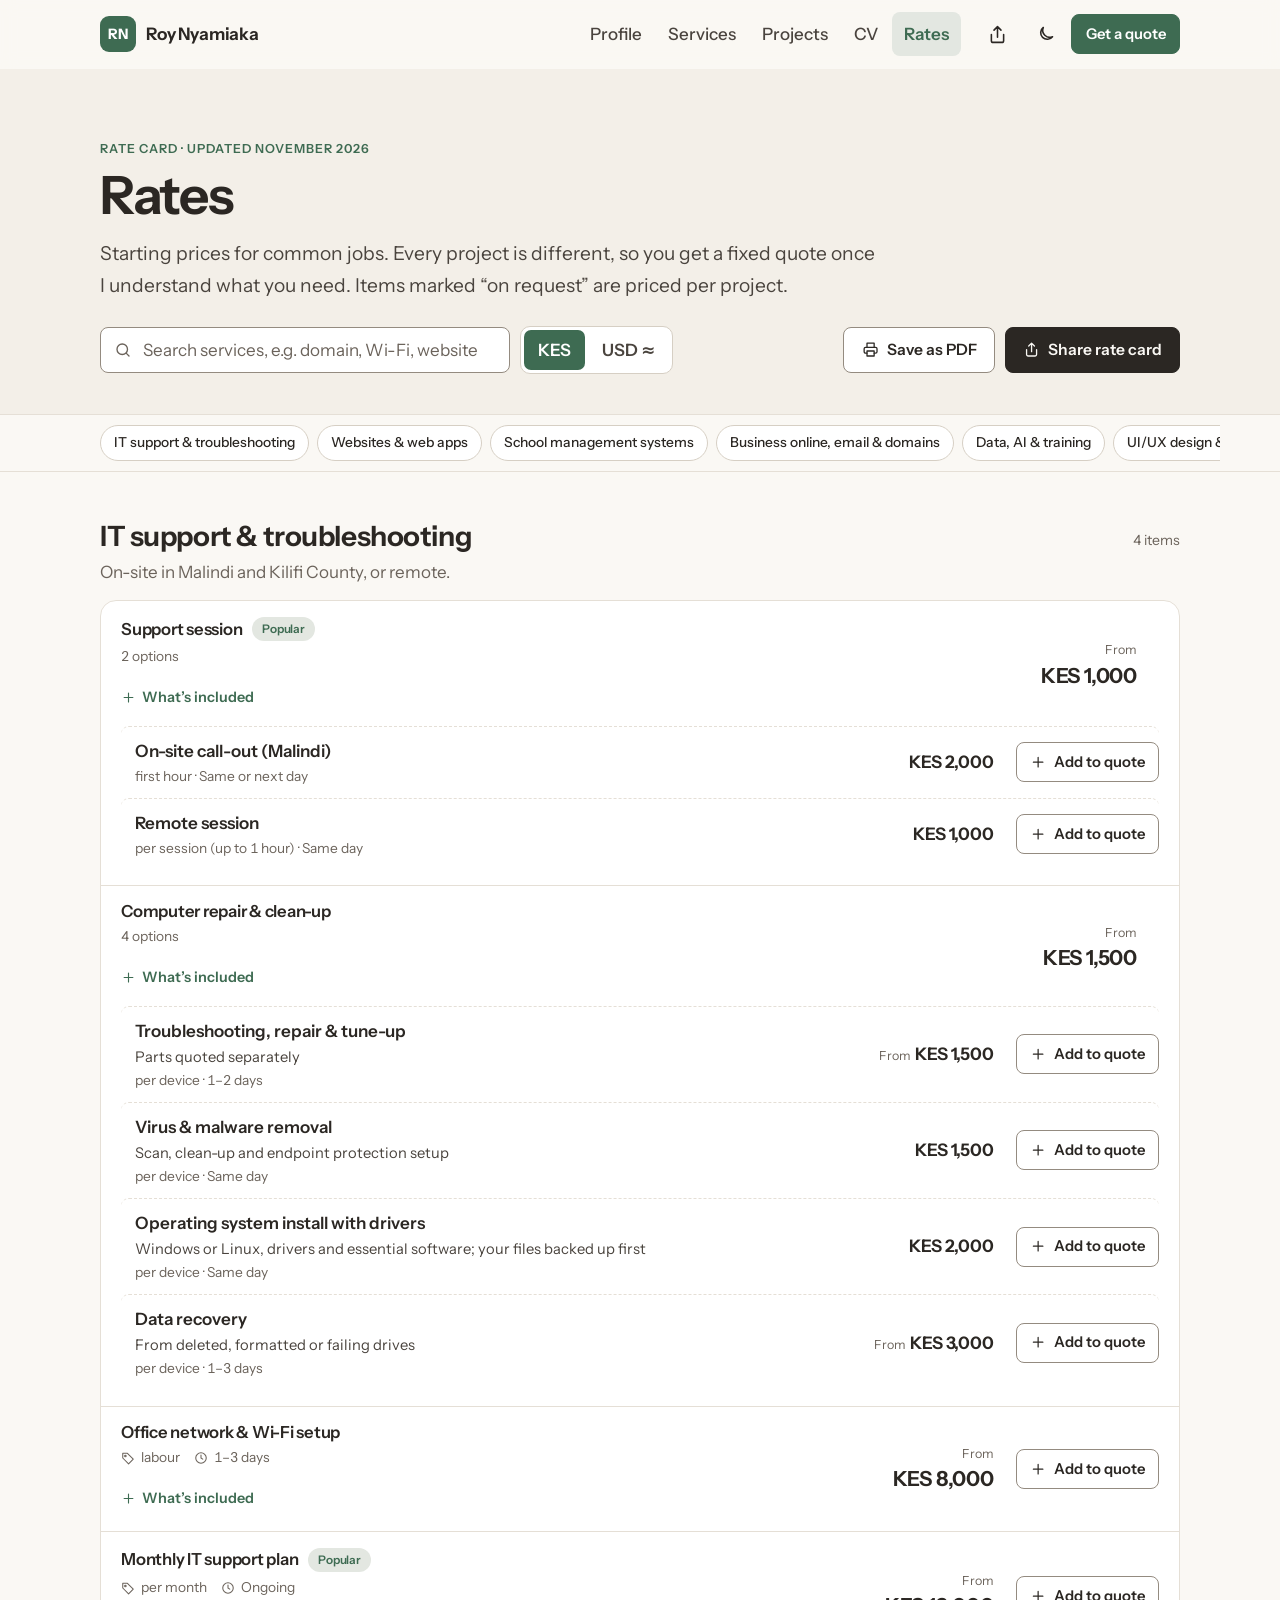
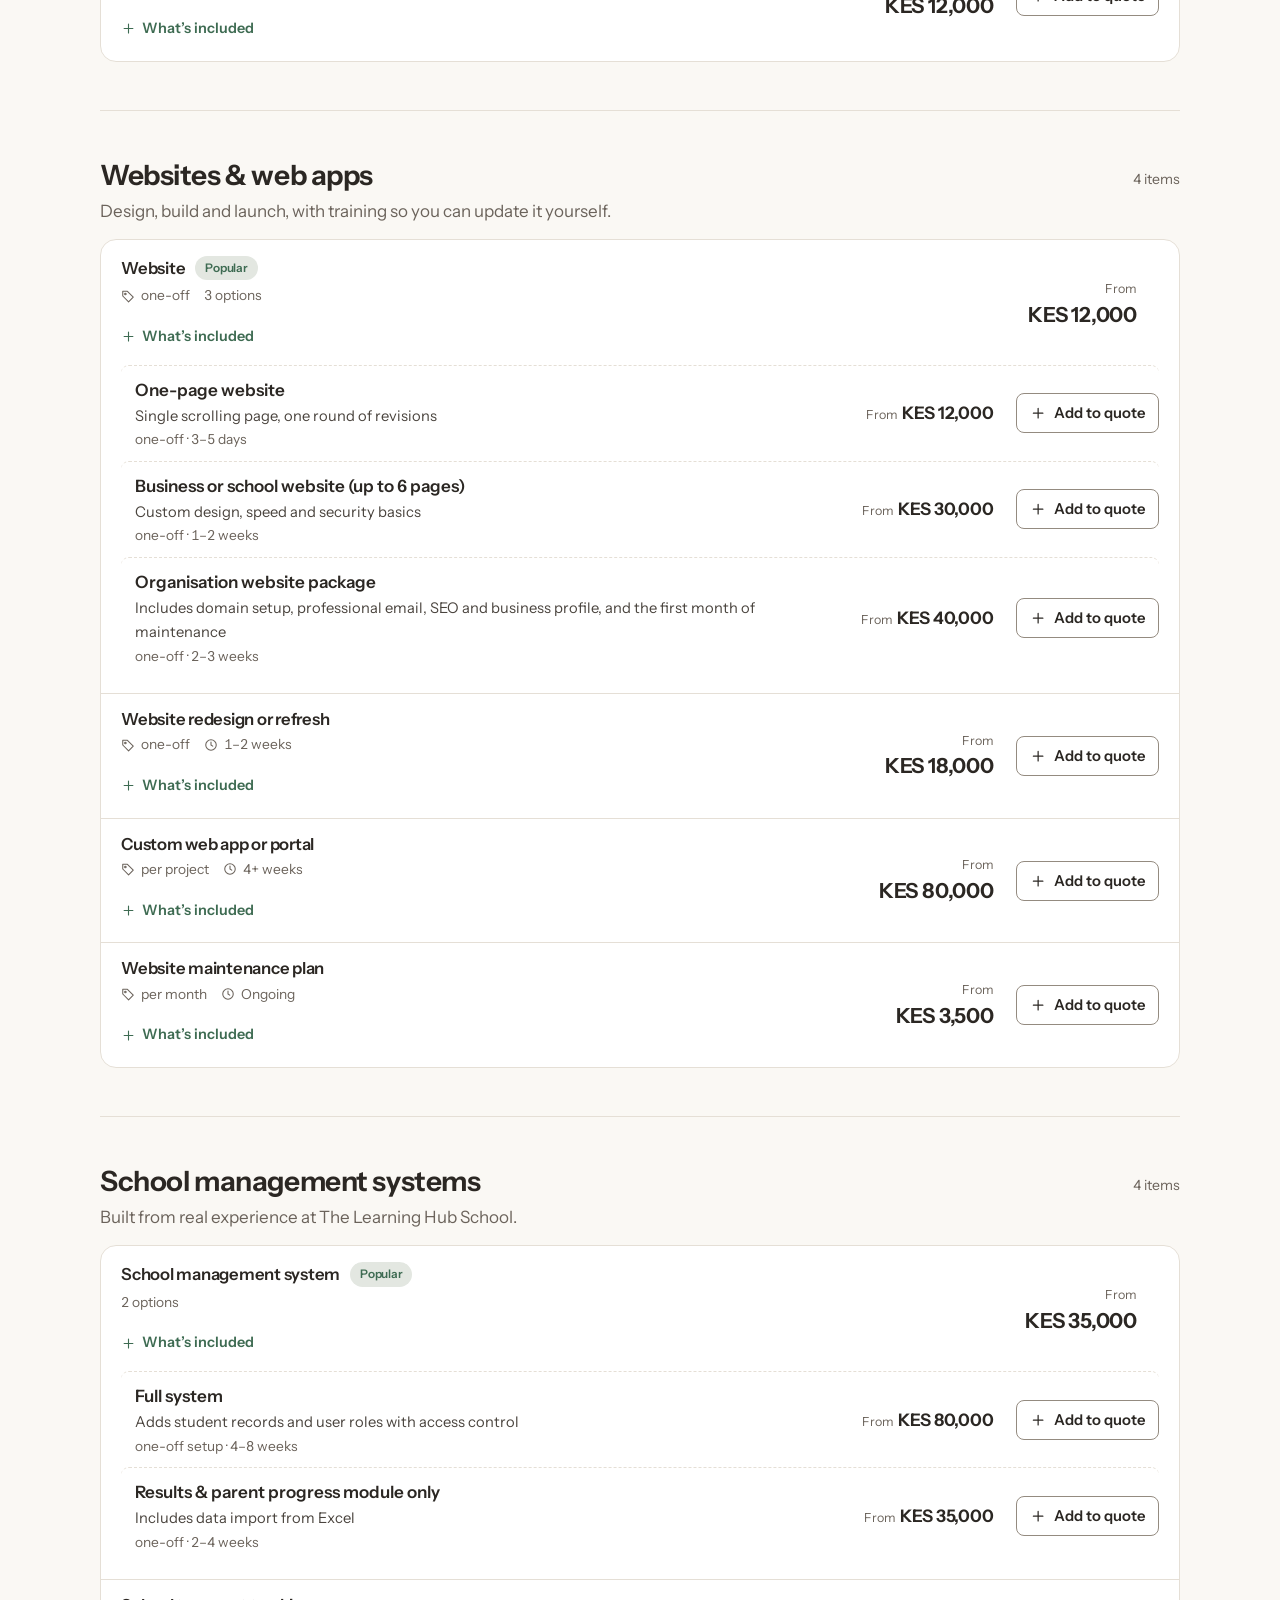
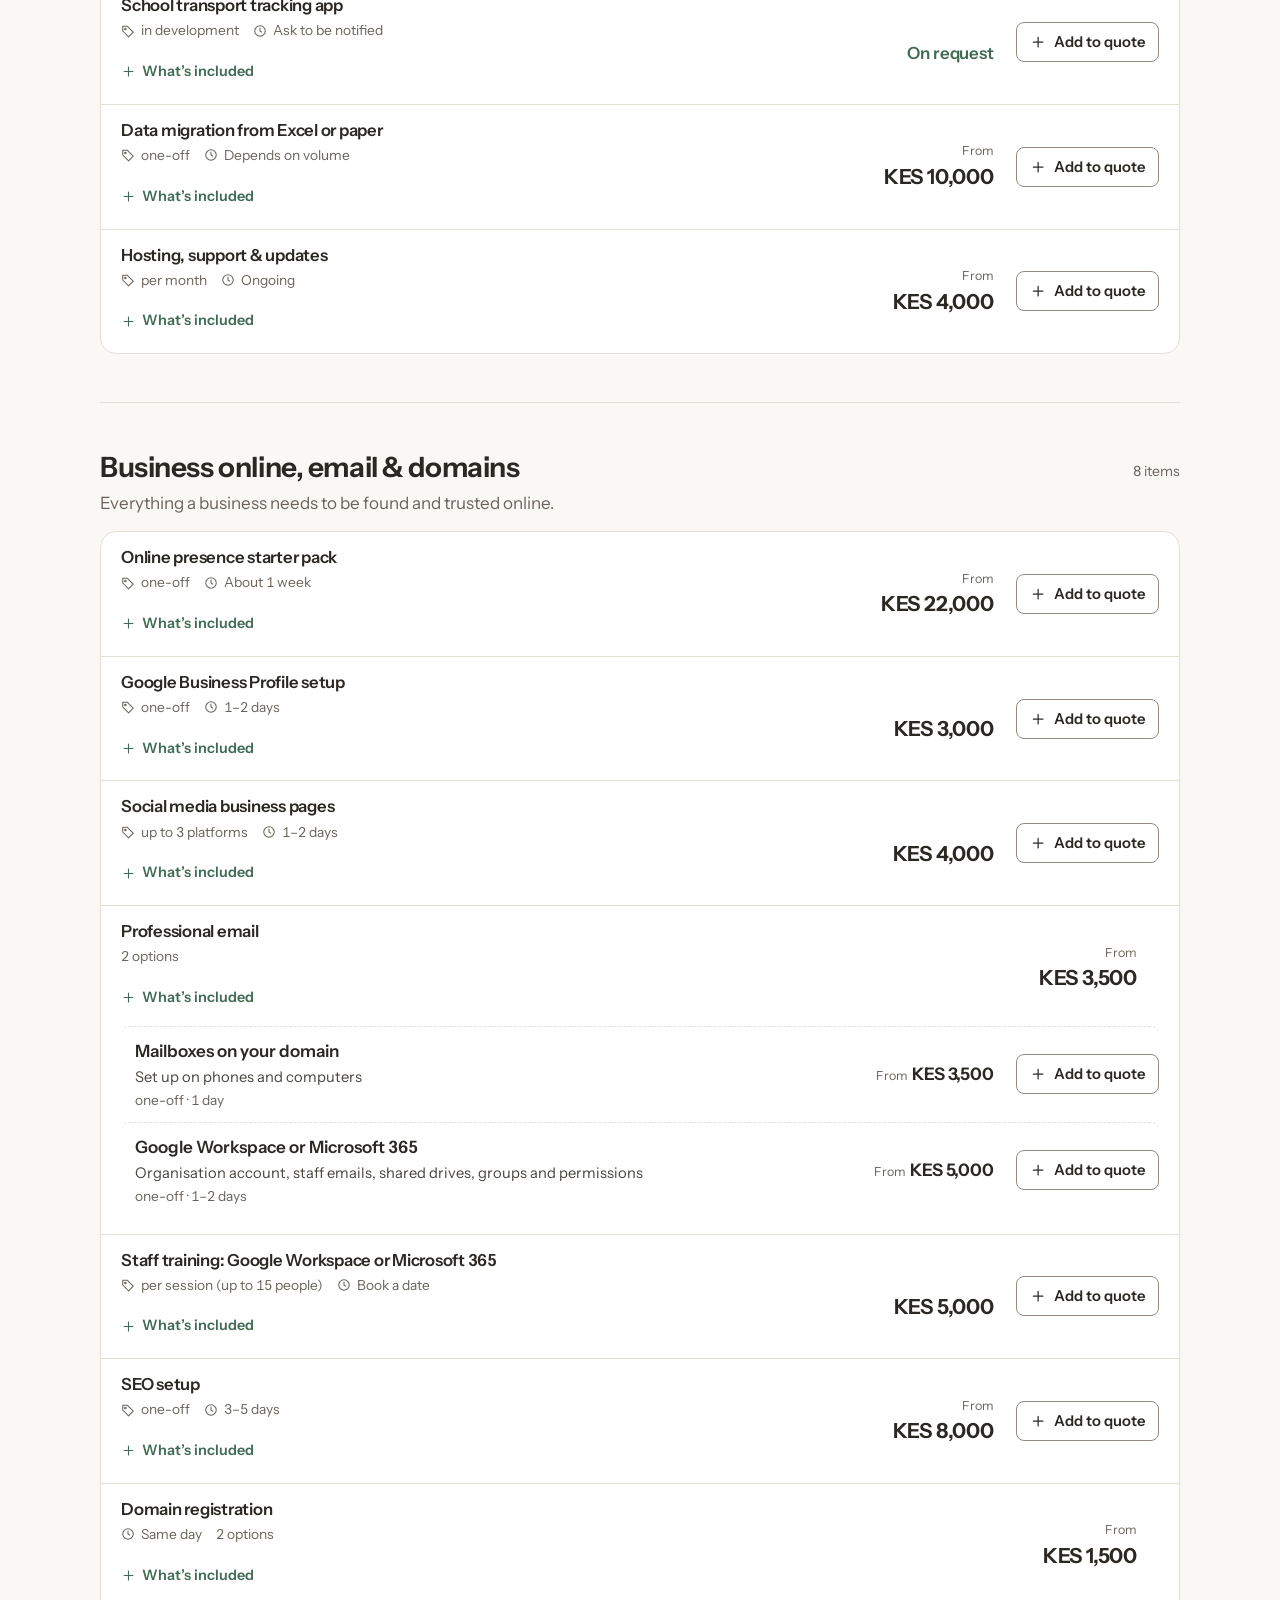
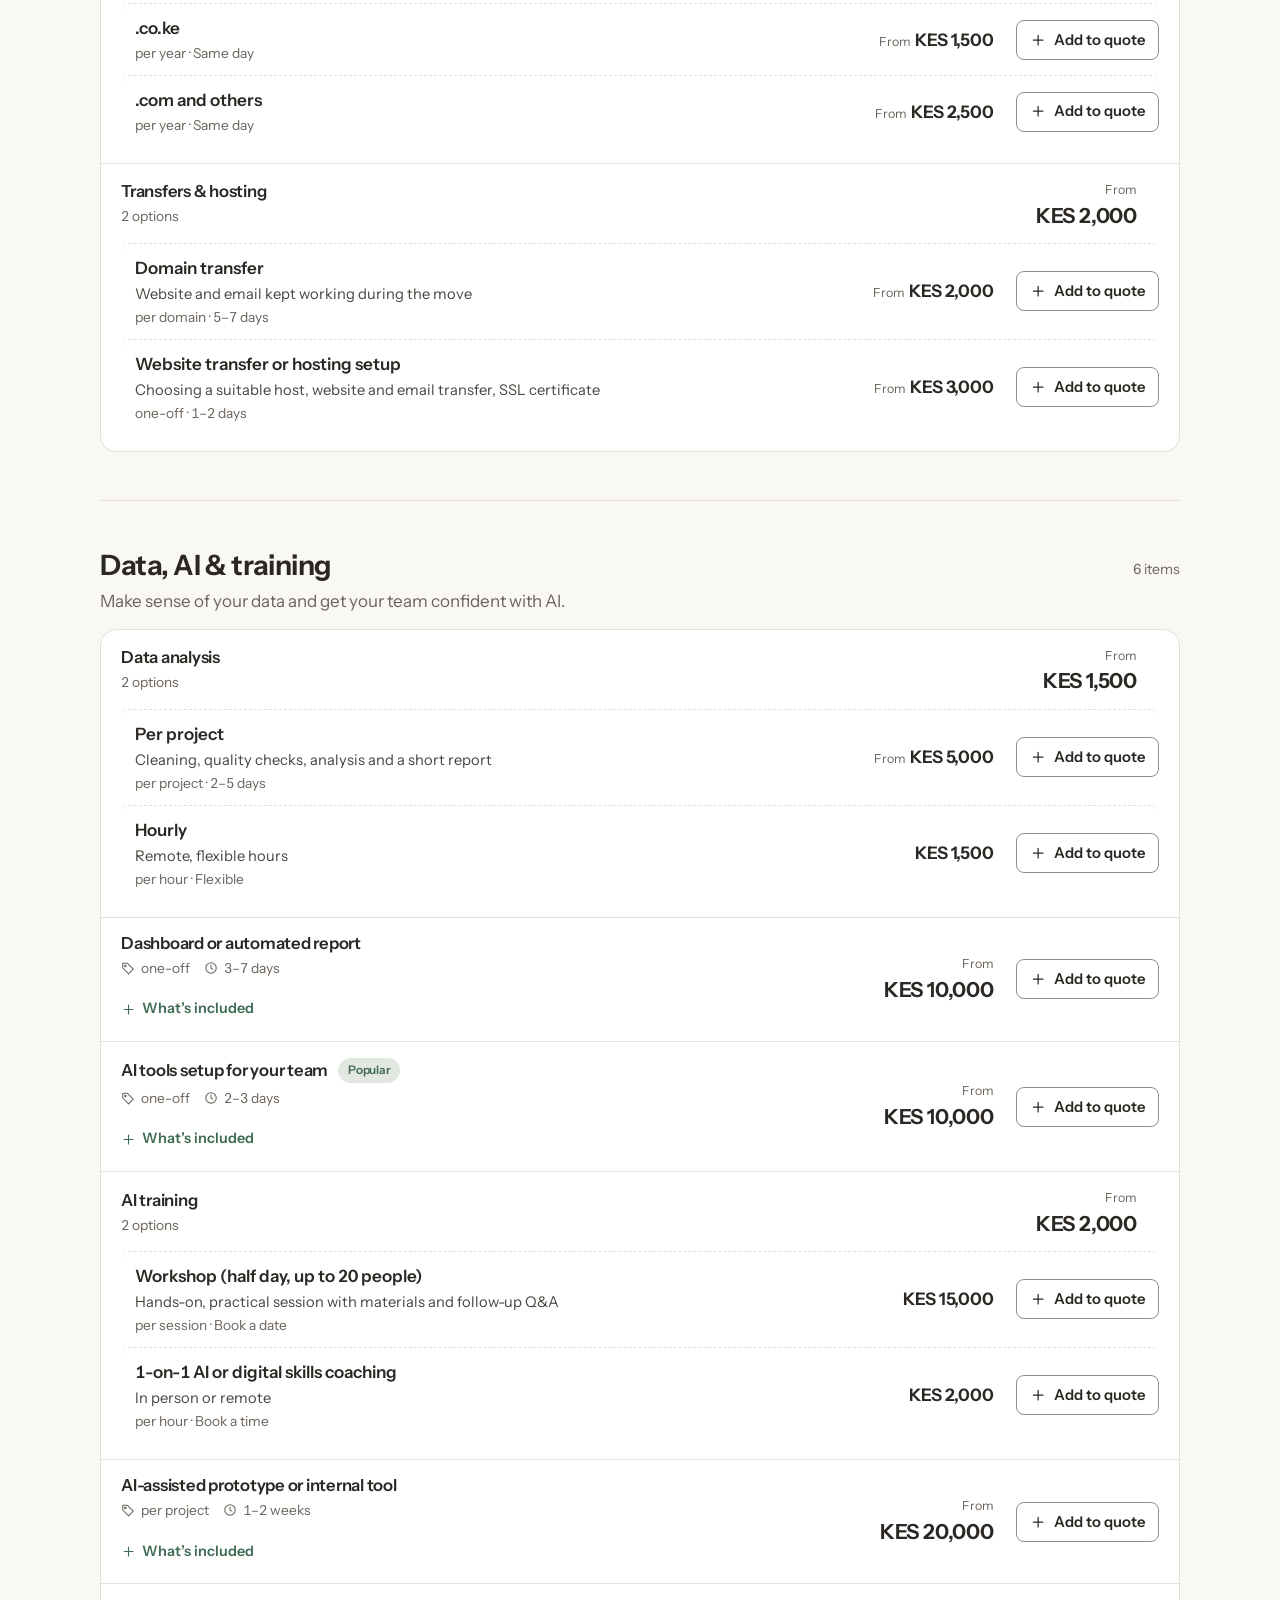
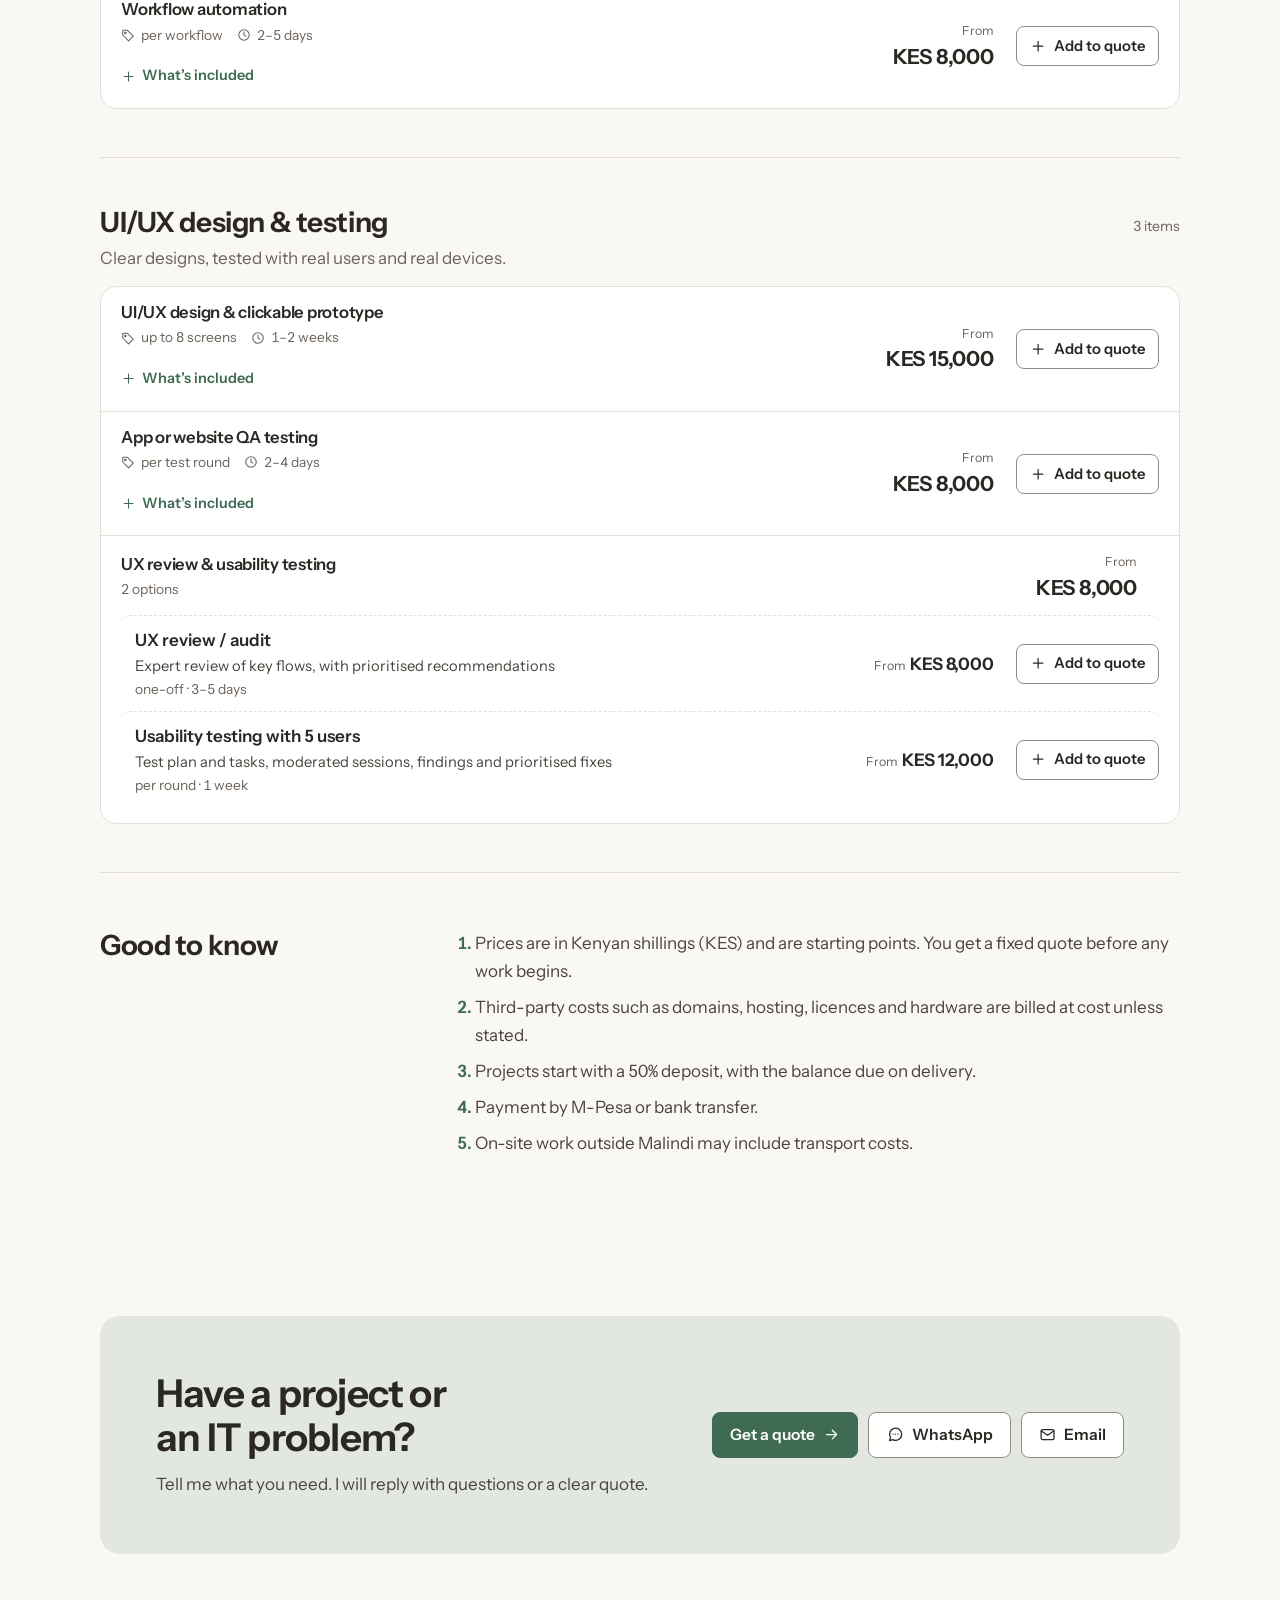
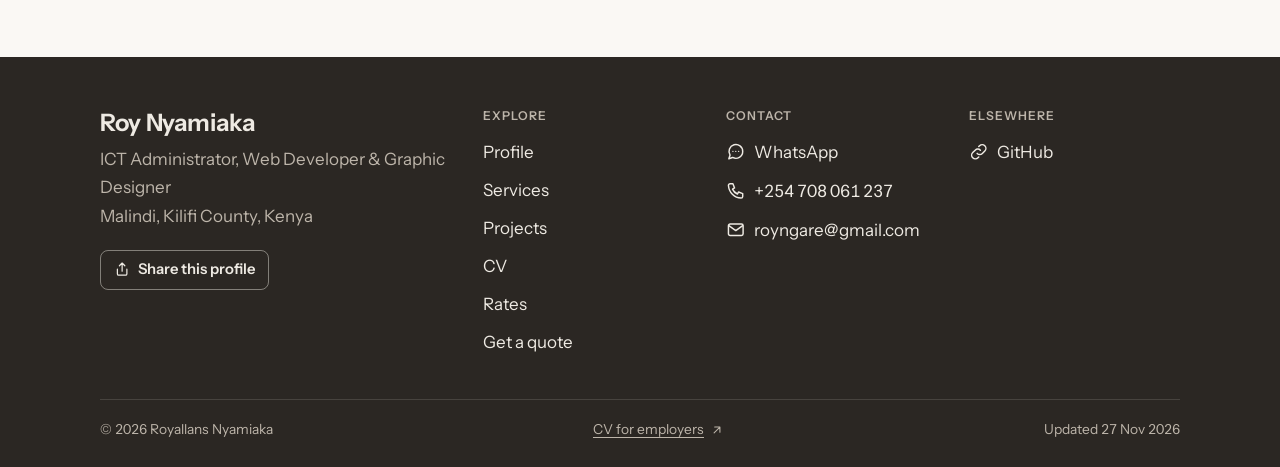
<file: rates/index.html>
<!DOCTYPE html>
<html lang="en">
<head>
    <meta charset="utf-8">
    <meta name="viewport" content="width=device-width, initial-scale=1">
    <!-- SOCIAL-META:START -->
    <title>Rate card · Roy Nyamiaka</title>
    <meta name="description" content="Starting prices for common jobs. Every project is different, so you get a fixed quote once I understand what you need. Items marked “on request” are priced per project.">
    <meta name="theme-color" content="#3E6B52">
    <link rel="canonical" href="https://ngareroy.github.io/roy-portfolio/rates/">
    <meta property="og:type" content="website">
    <meta property="og:site_name" content="Roy Nyamiaka">
    <meta property="og:title" content="Rate card · Roy Nyamiaka">
    <meta property="og:description" content="Starting prices for common jobs. Every project is different, so you get a fixed quote once I understand what you need. Items marked “on request” are priced per project.">
    <meta property="og:image" content="https://ngareroy.github.io/roy-portfolio/assets/img/og-rates.png">
    <meta property="og:image:width" content="1200">
    <meta property="og:image:height" content="630">
    <meta name="twitter:card" content="summary_large_image">
    <meta name="twitter:title" content="Rate card · Roy Nyamiaka">
    <meta name="twitter:description" content="Starting prices for common jobs. Every project is different, so you get a fixed quote once I understand what you need. Items marked “on request” are priced per project.">
    <meta name="twitter:image" content="https://ngareroy.github.io/roy-portfolio/assets/img/og-rates.png">
    <meta property="og:url" content="https://ngareroy.github.io/roy-portfolio/rates/">
    <!-- SOCIAL-META:END -->
    <link rel="icon" href="../assets/img/favicon.svg" type="image/svg+xml">
    <script>location.replace("../#/rates" + location.search);</script>
    <style>body{font:18px/1.5 system-ui,sans-serif;background:#FAF8F4;color:#2B2723;display:grid;place-items:center;min-height:100vh;margin:0}a{color:#3E6B52}</style>
</head>
<body>
    <p>Opening… <a href="../#/rates">Continue</a></p>
</body>
</html>
</file>
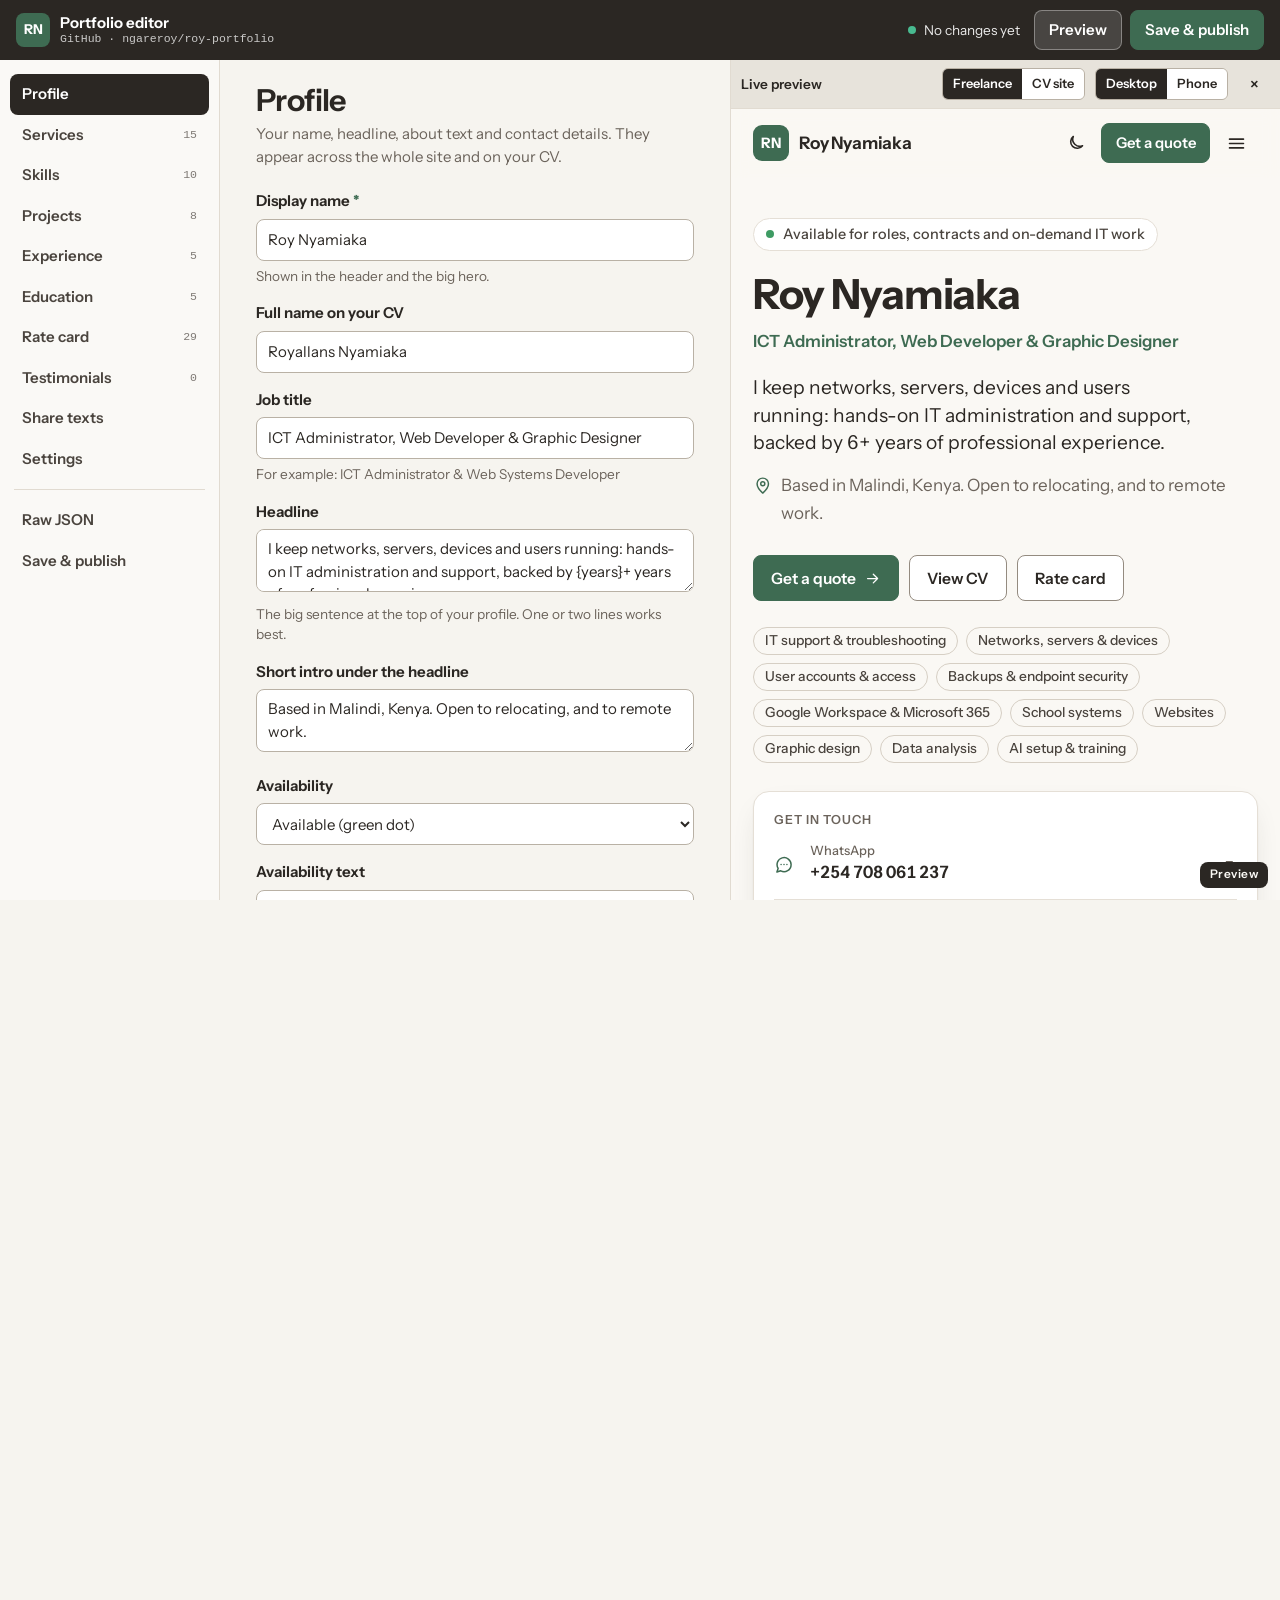
<file: admin.html>
<!DOCTYPE html>
<html lang="en">
<head>
    <meta charset="utf-8">
    <meta name="viewport" content="width=device-width, initial-scale=1">
    <meta name="robots" content="noindex, nofollow">
    <title>Portfolio editor</title>
    <link rel="icon" href="assets/img/favicon.svg" type="image/svg+xml">
    <link rel="preload" href="assets/fonts/instrument-sans-latin.woff2" as="font" type="font/woff2" crossorigin>
    <link rel="stylesheet" href="assets/css/admin.css">
</head>
<body>
    <a class="skip" href="#ed-main">Skip to the form</a>
    <header class="ed-top">
        <a class="ed-brand" href="./" target="_blank" rel="noopener" title="Open the live site">
            <span class="ed-brand__mark" id="ed-mark">RN</span>
            <span><b>Portfolio editor</b><small id="ed-mode">Loading…</small></span>
        </a>
        <span class="ed-status" id="ed-status" role="status" aria-live="polite"></span>
        <div class="ed-top__actions">
            <button type="button" class="ed-btn ed-btn--ghost" data-act="toggle-preview" id="ed-preview-btn" aria-pressed="true">Preview</button>
            <button type="button" class="ed-btn ed-btn--primary" data-act="go-publish" id="ed-save-btn">Save &amp; publish</button>
        </div>
    </header>
    <div class="ed-shell" id="ed-shell">
        <nav class="ed-nav" aria-label="Sections" id="ed-nav"></nav>
        <main class="ed-main" id="ed-main" tabindex="-1">
            <div class="ed-loading">Loading your content…</div>
        </main>
        <aside class="ed-preview" id="ed-preview" aria-label="Live preview">
            <div class="ed-preview__bar">
                <span>Live preview</span>
                <span class="ed-preview__sizes" role="group" aria-label="Which site to preview">
                    <button type="button" data-act="pvariant" data-variant="freelance" aria-pressed="true">Freelance</button>
                    <button type="button" data-act="pvariant" data-variant="employer" aria-pressed="false">CV site</button>
                </span>
                <span class="ed-preview__sizes" role="group" aria-label="Preview size">
                    <button type="button" data-act="psize" data-size="desktop" aria-pressed="true">Desktop</button>
                    <button type="button" data-act="psize" data-size="phone" aria-pressed="false">Phone</button>
                </span>
                <button type="button" class="ed-icon" data-act="toggle-preview" aria-label="Close preview">×</button>
            </div>
            <div class="ed-preview__frame" id="ed-frame-wrap">
                <iframe id="ed-frame" title="Live preview of your site" src="about:blank"></iframe>
            </div>
        </aside>
    </div>
    <div class="ed-toast" id="ed-toast" role="status" aria-live="polite" hidden></div>
    <script src="assets/js/core.js"></script>
    <script src="assets/js/admin.js" defer></script>
</body>
</html>
</file>
<file: assets/css/site.css>
/* =========================================================
   Roy Nyamiaka · portfolio
   Warm neutral & green: calm, clean, one muted accent.
   Accent tokens are set by app.js from content (settings.accent).
   ========================================================= */

/* ---------- font (self-hosted, SIL OFL) ---------- */
@font-face {
  font-family: 'Instrument';
  src: url('../fonts/instrument-sans-latin.woff2') format('woff2-variations'), url('../fonts/instrument-sans-latin.woff2') format('woff2');
  font-weight: 400 700; font-stretch: 75% 100%; font-style: normal; font-display: swap;
  unicode-range: U+0000-00FF, U+0131, U+0152-0153, U+02BB-02BC, U+02C6, U+02DA, U+02DC, U+0304, U+0308, U+0329, U+2000-206F, U+20AC, U+2122, U+2191, U+2193, U+2212, U+2215, U+FEFF, U+FFFD;
}
@font-face {
  font-family: 'Instrument';
  src: url('../fonts/instrument-sans-latin-ext.woff2') format('woff2-variations'), url('../fonts/instrument-sans-latin-ext.woff2') format('woff2');
  font-weight: 400 700; font-stretch: 75% 100%; font-style: normal; font-display: swap;
  unicode-range: U+0100-02BA, U+02BD-02C5, U+02C7-02CC, U+02CE-02D7, U+02DD-02FF, U+0304, U+0308, U+0329, U+1D00-1DBF, U+1E00-1E9F, U+1EF2-1EFF, U+2020, U+20A0-20AB, U+20AD-20C0, U+2113, U+2C60-2C7F, U+A720-A7FF;
}

/* ---------- tokens ---------- */
:root {
  --accent: #3E6B52;
  --on-accent: #FFFFFF;
  --accent-text-light: #3E6B52;
  --accent-text-dark: #8DBB9F;
  --accent-soft-light: #E3EBE4;
  --accent-soft-dark: #26332B;

  --bg: #FAF8F4;
  --bg-alt: #F3EFE8;
  --surface: #FFFFFF;
  --ink: #2B2723;
  --ink-2: #4A443E;
  --muted: #6B635B;
  --line: #E5DFD6;
  --line-strong: #D6CFC4;
  --field: #948B80;
  --accent-text: var(--accent-text-light);
  --accent-soft: var(--accent-soft-light);
  --ok: #2F7A4F;
  --danger: #B3261E;
  --overlay: rgba(43, 39, 35, .45);
  --shadow: 0 1px 2px rgba(43, 39, 35, .05), 0 12px 32px -14px rgba(43, 39, 35, .22);
  --footer-bg: #2B2723;
  --footer-ink: #EEEAE3;
  --footer-muted: #BDB5AA;

  --font: 'Instrument', system-ui, -apple-system, 'Segoe UI', Roboto, Helvetica, Arial, sans-serif;
  --mono: ui-monospace, SFMono-Regular, Menlo, Consolas, monospace;

  --wrap: 1160px;
  --gutter: clamp(18px, 4vw, 40px);
  --hdr-h: 68px;
  --sec: clamp(56px, 8vw, 104px);
  --r-sm: 8px;
  --r: 12px;
  --r-lg: 16px;
  --ease: cubic-bezier(.2, .7, .2, 1);
  color-scheme: light;
}
[data-theme="dark"] {
  --bg: #1A1815;
  --bg-alt: #211E1A;
  --surface: #26231F;
  --ink: #EEEAE3;
  --ink-2: #D3CDC4;
  --muted: #A69E94;
  --line: #36312B;
  --line-strong: #47413A;
  --field: #7C746A;
  --accent-text: var(--accent-text-dark);
  --accent-soft: var(--accent-soft-dark);
  --ok: #6FBF8E;
  --danger: #F28B82;
  --overlay: rgba(0, 0, 0, .6);
  --shadow: 0 1px 2px rgba(0, 0, 0, .3), 0 14px 34px -14px rgba(0, 0, 0, .6);
  --footer-bg: #13110F;
  --footer-ink: #EEEAE3;
  --footer-muted: #A69E94;
  color-scheme: dark;
}

/* ---------- base ---------- */
*, *::before, *::after { box-sizing: border-box; }
html { -webkit-text-size-adjust: 100%; scroll-padding-top: calc(var(--hdr-h) + 16px); }
body {
  margin: 0; background: var(--bg); color: var(--ink);
  font: 400 1.0625rem/1.65 var(--font); font-variant-numeric: tabular-nums;
  text-rendering: optimizeLegibility; -webkit-font-smoothing: antialiased;
}
img, svg { display: block; max-width: 100%; }
a { color: inherit; text-decoration-thickness: 1px; text-underline-offset: .2em; }
a:hover { color: var(--accent-text); }
p { margin: 0 0 1em; }
p:last-child { margin-bottom: 0; }
h1, h2, h3, h4 { font-family: var(--font); font-weight: 650; line-height: 1.15; letter-spacing: -.015em; margin: 0; text-wrap: balance; }
ul, ol { margin: 0; padding: 0; }
button, input, select, textarea { font: inherit; color: inherit; }
button { cursor: pointer; }
::selection { background: var(--accent-soft); color: var(--ink); }
:focus-visible { outline: 2px solid var(--accent-text); outline-offset: 3px; border-radius: 4px; }
[hidden] { display: none !important; }

.wrap { width: 100%; max-width: var(--wrap); margin-inline: auto; padding-inline: var(--gutter); }
.sr-only { position: absolute !important; width: 1px; height: 1px; padding: 0; margin: -1px; overflow: hidden; clip: rect(0 0 0 0); white-space: nowrap; border: 0; }
.skip { position: absolute; left: 12px; top: -60px; z-index: 100; background: var(--ink); color: var(--bg); padding: 12px 16px; border-radius: var(--r-sm); font-weight: 600; text-decoration: none; }
.skip:focus { top: 12px; }
.ic { width: 1.15em; height: 1.15em; flex: none; stroke: currentColor; fill: none; stroke-width: 1.8; stroke-linecap: round; stroke-linejoin: round; }
.eyebrow { font: 600 .78rem/1.3 var(--font); letter-spacing: .08em; text-transform: uppercase; color: var(--accent-text); margin: 0; }
.muted { color: var(--muted); }
.mono { font-variant-numeric: tabular-nums; }

/* ---------- buttons ---------- */
.btn {
  display: inline-flex; align-items: center; justify-content: center; gap: .5em;
  min-height: 46px; padding: 0 1.1em;
  border: 1px solid var(--field); border-radius: var(--r-sm);
  background: var(--surface); color: var(--ink);
  font: 600 .975rem/1.1 var(--font); text-decoration: none; white-space: nowrap;
  transition: background-color .15s, border-color .15s, color .15s, filter .15s;
}
.btn:hover { color: var(--ink); border-color: var(--ink-2); background: var(--bg-alt); }
.btn--primary { background: var(--accent); border-color: var(--accent); color: var(--on-accent); }
.btn--primary:hover { background: var(--accent); border-color: var(--accent); color: var(--on-accent); filter: brightness(.9); }
[data-theme="dark"] .btn--primary:hover { filter: brightness(1.12); }
.btn--ink { background: var(--ink); border-color: var(--ink); color: var(--bg); }
.btn--ink:hover { background: var(--ink-2); border-color: var(--ink-2); color: var(--bg); }
.btn--sm { min-height: 40px; padding: 0 .9em; font-size: .925rem; }
.btn--block { width: 100%; }
.btn[disabled] { opacity: .55; cursor: not-allowed; }
.btn .ic { width: 1.1em; height: 1.1em; }
.iconbtn {
  display: inline-grid; place-items: center; width: 44px; height: 44px;
  border: 1px solid transparent; border-radius: var(--r-sm); background: transparent; color: inherit;
}
.iconbtn:hover { background: var(--bg-alt); border-color: var(--line); }
.iconbtn .ic { width: 21px; height: 21px; }
.link-arrow { display: inline-flex; align-items: center; gap: .4em; font-weight: 600; color: var(--accent-text); text-decoration: none; }
.link-arrow:hover { text-decoration: underline; }
.link-arrow .ic { transition: transform .15s var(--ease); }
.link-arrow:hover .ic { transform: translateX(3px); }
.count {
  display: inline-grid; place-items: center; min-width: 21px; height: 21px; padding: 0 6px;
  border-radius: 999px; background: var(--on-accent); color: var(--accent); font: 700 .72rem/1 var(--font);
}

/* ---------- chips & badges ---------- */
.chips { display: flex; flex-wrap: wrap; gap: 8px; list-style: none; }
.chip {
  display: inline-flex; align-items: center; gap: 6px;
  padding: 4px 11px; border: 1px solid var(--line-strong); border-radius: 999px;
  font: 500 .86rem/1.3 var(--font); background: var(--surface); color: var(--ink-2); text-decoration: none;
}
button.chip, a.chip { min-height: 36px; padding: 6px 13px; color: var(--ink); }
button.chip:hover, a.chip:hover { border-color: var(--field); color: var(--ink); }
button.chip[aria-pressed="true"], a.chip[aria-current="true"] { background: var(--accent); color: var(--on-accent); border-color: var(--accent); }
.chip__n { font: 600 .72rem/1 var(--font); color: var(--muted); }
button.chip[aria-pressed="true"] .chip__n { color: inherit; opacity: .85; }
.chip--more { border-style: dashed; color: var(--muted); background: transparent; }
@media (pointer: coarse) { button.chip, a.chip { min-height: 44px; } }

.badge {
  display: inline-flex; align-items: center; gap: 6px; padding: 3px 9px;
  border-radius: 999px; font: 600 .74rem/1.4 var(--font); white-space: nowrap;
  background: var(--bg-alt); color: var(--ink-2); border: 1px solid var(--line);
}
.badge--ongoing { background: var(--accent-soft); color: var(--accent-text); border-color: transparent; }
.badge--completed { color: var(--ok); }
.badge--paused { color: var(--muted); }
.badge--popular { background: var(--accent-soft); color: var(--accent-text); border-color: transparent; }
.dot { width: 7px; height: 7px; border-radius: 50%; background: currentColor; flex: none; }
.status { display: inline-flex; align-items: center; gap: 9px; padding: 6px 12px; border-radius: 999px; background: var(--surface); border: 1px solid var(--line); font: 500 .9rem/1.3 var(--font); color: var(--ink-2); }
.status .dot { width: 8px; height: 8px; }
.status--available .dot { background: #3E9B63; }
.status--limited .dot { background: #D39A2B; }
.status--unavailable .dot { background: #9A938A; }

/* ---------- header ---------- */
.hdr { position: sticky; top: 0; z-index: 40; background: color-mix(in srgb, var(--bg) 92%, transparent); backdrop-filter: saturate(1.2) blur(8px); border-bottom: 1px solid transparent; transition: border-color .2s; }
.hdr.is-stuck { border-bottom-color: var(--line); }
.hdr__in { display: flex; align-items: center; gap: 14px; height: var(--hdr-h); }
.brand { display: inline-flex; align-items: center; gap: 10px; text-decoration: none; margin-right: auto; }
.brand:hover { color: inherit; }
.brand__mark { display: grid; place-items: center; width: 36px; height: 36px; border-radius: 9px; background: var(--accent); color: var(--on-accent); font: 700 .9rem/1 var(--font); letter-spacing: .01em; }
.brand__name { font: 650 1.08rem/1 var(--font); letter-spacing: -.01em; }
.nav { display: flex; gap: 2px; }
.nav a { padding: 8px 12px; border-radius: var(--r-sm); font-weight: 500; text-decoration: none; color: var(--ink-2); }
.nav a:hover { color: var(--ink); background: var(--bg-alt); }
.nav a[aria-current="page"] { color: var(--accent-text); background: var(--accent-soft); font-weight: 600; }
.hdr__actions { display: flex; align-items: center; gap: 4px; }
.hdr__menu { display: none; }
.hdr__quote-short { display: none; }
@media (max-width: 960px) { .nav, .hdr__share { display: none; } .hdr__menu { display: inline-grid; } }
@media (max-width: 520px) {
  .brand__name { font-size: 1rem; }
  .hdr__quote .hdr__quote-label { display: none; }
  .hdr__quote .hdr__quote-short { display: inline; }
  .hdr__quote { padding: 0 .8em; min-height: 44px; }
}
@media (max-width: 360px) { .brand__name { display: none; } }

/* mobile menu */
.mnav { position: fixed; inset: 0; z-index: 60; background: var(--bg); color: var(--ink); display: flex; flex-direction: column; padding: 12px var(--gutter) 28px; overflow-y: auto; }
.mnav__top { display: flex; justify-content: space-between; align-items: center; height: calc(var(--hdr-h) - 12px); }
.mnav__links { display: grid; margin: 18px 0 28px; border-top: 1px solid var(--line); }
.mnav__links a { display: flex; align-items: baseline; gap: 14px; padding: 16px 4px; border-bottom: 1px solid var(--line); font: 600 1.6rem/1.2 var(--font); letter-spacing: -.01em; text-decoration: none; }
.mnav__links a span { font: 500 .8rem/1 var(--font); color: var(--muted); min-width: 1.6em; }
.mnav__links a[aria-current="page"] { color: var(--accent-text); }
.mnav__actions { display: flex; flex-wrap: wrap; gap: 10px; margin-top: auto; }

/* ---------- views ---------- */
#main { outline: none; }
.view { animation: viewIn .35s var(--ease) both; }
@keyframes viewIn { from { opacity: 0; transform: translateY(6px); } }

/* ---------- hero ---------- */
.hero { border-bottom: 1px solid var(--line); }
.hero__in { display: grid; grid-template-columns: minmax(0, 7fr) minmax(0, 4.6fr); gap: clamp(28px, 5vw, 72px); align-items: center; padding-block: clamp(40px, 7vw, 88px); }
.hero__main > .status { margin-bottom: 22px; }
.hero__name { font-size: clamp(2.6rem, 5.6vw, 4.4rem); font-weight: 700; letter-spacing: -.025em; line-height: 1.04; }
.hero__title { font-size: clamp(1.05rem, 1.6vw, 1.25rem); font-weight: 600; color: var(--accent-text); margin: 12px 0 18px; }
.hero__lede { font-size: clamp(1.2rem, 2vw, 1.5rem); line-height: 1.45; color: var(--ink); max-width: 34ch; margin: 0; }
.hero__sub { display: flex; align-items: flex-start; gap: 8px; margin-top: 14px; color: var(--muted); max-width: 52ch; }
.hero__sub .ic { margin-top: .3em; color: var(--accent-text); }
.hero__ctas { display: flex; flex-wrap: wrap; gap: 10px; margin-top: 28px; }
.hero__focus { margin-top: 26px; }
.hero__focus .chip { background: transparent; }
.hero__card { background: var(--surface); border: 1px solid var(--line); border-radius: var(--r-lg); padding: 10px 20px 18px; box-shadow: var(--shadow); }
.hero__photo { aspect-ratio: 1; width: 100%; object-fit: cover; border-radius: var(--r); margin: 10px 0 8px; }
.hero__card-h { font: 600 .78rem/1.3 var(--font); letter-spacing: .08em; text-transform: uppercase; color: var(--muted); margin: 10px 0 2px; }
.qc { display: grid; grid-template-columns: 24px 1fr auto; align-items: center; gap: 12px; padding: 13px 0; border-top: 1px solid var(--line); text-decoration: none; }
.qc:first-of-type { border-top: 0; }
.qc:hover { color: var(--accent-text); }
.qc > .ic:first-child { color: var(--accent-text); width: 20px; height: 20px; }
.qc > .ic:last-child { width: 16px; height: 16px; color: var(--muted); }
.qc__label { font: 500 .8rem/1.2 var(--font); color: var(--muted); display: block; }
.qc__val { font-weight: 600; overflow-wrap: anywhere; }
.hero__modes { margin-top: 6px; padding-top: 14px; border-top: 1px solid var(--line); font-size: .9rem; color: var(--muted); display: grid; gap: 2px; }
@media (max-width: 880px) { .hero__in { grid-template-columns: 1fr; } }

/* ---------- sections ---------- */
.sec { padding-block: var(--sec); }
.sec--alt { background: var(--bg-alt); border-block: 1px solid var(--line); }
.sec__head { display: grid; gap: 10px; margin-bottom: clamp(28px, 4vw, 48px); align-content: start; }
.sec__head--split { grid-template-columns: minmax(0, 1fr) auto; align-items: end; column-gap: 24px; }
.sec__title { font-size: clamp(1.85rem, 3.3vw, 2.6rem); font-weight: 650; letter-spacing: -.02em; line-height: 1.12; }
.sec__lede { font-size: 1.06rem; color: var(--muted); max-width: 62ch; }
.sec__more { margin-top: 32px; display: flex; flex-wrap: wrap; gap: 10px; }
@media (max-width: 720px) { .sec__head--split { grid-template-columns: 1fr; row-gap: 14px; } }

/* facts */
.facts { padding-block: clamp(32px, 5vw, 56px); }
.facts + .sec { padding-top: clamp(16px, 3vw, 40px); }
.facts__list { list-style: none; display: grid; grid-template-columns: repeat(4, minmax(0, 1fr)); gap: 20px; }
.facts__list li { padding: 18px 20px; border: 1px solid var(--line); border-radius: var(--r); background: var(--surface); }
.facts__num { display: block; font: 650 clamp(1.7rem, 3vw, 2.3rem)/1.1 var(--font); letter-spacing: -.02em; color: var(--ink); margin-bottom: 6px; }
.facts__label { color: var(--muted); font-size: .93rem; line-height: 1.45; display: block; }
@media (max-width: 760px) { .facts__list { grid-template-columns: repeat(2, minmax(0, 1fr)); gap: 12px; } .facts__list li { padding: 14px 16px; } }

/* about */
.about { display: grid; grid-template-columns: minmax(0, 4fr) minmax(0, 7fr); gap: clamp(24px, 6vw, 88px); }
.about__body { color: var(--ink-2); }
.about__body > p:first-child { font-size: clamp(1.12rem, 1.6vw, 1.28rem); line-height: 1.55; color: var(--ink); }
.hl { list-style: none; margin-top: 24px; display: grid; gap: 2px; }
.hl li { display: grid; grid-template-columns: 26px 1fr; gap: 8px; padding: 10px 0; border-top: 1px solid var(--line); color: var(--ink); }
.hl .ic { color: var(--accent-text); margin-top: 4px; }
.ww { margin-top: 28px; }
.ww .eyebrow { color: var(--muted); }
.ww__list { list-style: none; display: flex; flex-wrap: wrap; gap: 8px; margin-top: 10px; }
.ww__list li { padding: 6px 12px; border-radius: var(--r-sm); background: var(--bg-alt); border: 1px solid var(--line); font-weight: 600; font-size: .95rem; color: var(--ink-2); }
@media (max-width: 860px) { .about { grid-template-columns: 1fr; } }

/* services (home) */
.svc__group { display: grid; grid-template-columns: minmax(0, 3fr) minmax(0, 8fr); gap: 12px 32px; padding-block: 26px 18px; border-top: 1px solid var(--line-strong); }
.svc__gtitle { font-size: 1.3rem; font-weight: 650; }
.svc__gblurb { color: var(--muted); margin-top: 6px; font-size: .95rem; max-width: 30ch; }
.svc__list { list-style: none; }
.svc__row {
  position: relative; display: grid; grid-template-columns: minmax(0, 1fr) auto 22px; gap: 2px 16px; align-items: baseline;
  padding: 14px 14px; margin-inline: -14px; border-radius: var(--r-sm); text-decoration: none;
  transition: background-color .15s;
}
.svc__list li + li .svc__row::before { content: ""; position: absolute; left: 14px; right: 14px; top: 0; border-top: 1px solid var(--line); }
.svc__row:hover::before, .svc__list li:hover + li .svc__row::before { border-color: transparent; }
.svc__row:hover { background: var(--surface); color: inherit; }
.svc__row:hover .svc__name { color: var(--accent-text); }
.svc__num { display: none; }
.svc__name { font-size: 1.1rem; font-weight: 600; }
.svc__price { font-size: .9rem; color: var(--muted); white-space: nowrap; }
.svc__go { align-self: center; color: var(--accent-text); }
.svc__sum { grid-column: 1 / 3; color: var(--muted); font-size: .96rem; }
@media (max-width: 760px) {
  .svc__group { grid-template-columns: 1fr; }
  .svc__row { grid-template-columns: minmax(0, 1fr) 22px; }
  .svc__price { grid-column: 1; grid-row: 3; }
  .svc__sum { grid-column: 1; }
  .svc__go { grid-column: 2; grid-row: 1; }
}

/* project cards */
.pgrid { display: grid; grid-template-columns: repeat(2, minmax(0, 1fr)); gap: 20px; }
.pcard {
  display: flex; flex-direction: column; min-width: 0;
  background: var(--surface); color: var(--ink); border: 1px solid var(--line); border-radius: var(--r-lg);
  overflow: hidden; text-decoration: none; transition: border-color .2s, box-shadow .2s;
}
.pcard:hover { color: var(--ink); border-color: var(--line-strong); box-shadow: var(--shadow); }
.pcard:hover .pcard__title { color: var(--accent-text); }
.pcard--wide { grid-column: 1 / -1; display: grid; grid-template-columns: minmax(0, 5fr) minmax(0, 6fr); }
.pcard--wide .pcard__cover { min-height: 220px; }
.pcard__cover { position: relative; min-height: 150px; overflow: hidden; background: var(--accent-soft); color: var(--accent-text); display: flex; flex-direction: column; justify-content: space-between; padding: 18px 20px; }
.pcard__cover[data-tone="ink"] { background: var(--bg-alt); color: var(--ink-2); }
.pcard__cover[data-tone="alt"] { background: color-mix(in srgb, var(--accent-soft) 50%, var(--bg-alt)); color: var(--accent-text); }
.pcard__cover img { position: absolute; inset: 0; width: 100%; height: 100%; object-fit: cover; }
.pcard__cover--img { aspect-ratio: 16 / 9; min-height: 0; }
.cover__icon { display: grid; place-items: center; width: 48px; height: 48px; border-radius: 12px; background: var(--surface); box-shadow: 0 1px 2px rgba(43, 39, 35, .08); }
.cover__icon .ic { width: 24px; height: 24px; }
.cover__word { font: 650 clamp(1.25rem, 2.2vw, 1.6rem)/1.15 var(--font); letter-spacing: -.015em; }
.cover__num { font: 500 .8rem/1 var(--font); color: var(--muted); }
.pcard__body { display: flex; flex-direction: column; gap: 8px; padding: 18px 20px 20px; flex: 1; }
.pcard__meta { display: flex; flex-wrap: wrap; align-items: center; gap: 6px 10px; font-size: .84rem; color: var(--muted); }
.pcard__title { font-size: 1.2rem; font-weight: 650; transition: color .15s; }
.pcard--wide .pcard__title { font-size: clamp(1.3rem, 2.2vw, 1.6rem); }
.pcard__client { color: var(--ink-2); font-weight: 500; font-size: .95rem; margin: 0; }
.pcard__sum { color: var(--muted); font-size: .96rem; margin: 0; }
.pcard__body .chips { margin-top: auto; padding-top: 6px; gap: 6px; }
.pcard__body .chip { font-size: .78rem; padding: 2px 9px; }
@media (max-width: 860px) {
  .pgrid { grid-template-columns: 1fr; }
  .pcard--wide { display: flex; }
  .pcard--wide .pcard__cover { min-height: 150px; }
}

/* skills explorer */
.skx { display: grid; grid-template-columns: minmax(0, 7.5fr) minmax(0, 4fr); gap: 36px; align-items: start; }
.skx__groups { display: grid; gap: 24px; }
.skx__gtitle { font: 600 .95rem/1.3 var(--font); margin-bottom: 10px; color: var(--ink); }
.skx__panel { position: sticky; top: calc(var(--hdr-h) + 20px); border: 1px solid var(--line); border-radius: var(--r-lg); padding: 22px; background: var(--surface); box-shadow: var(--shadow); }
.skx__panel h3 { font-size: 1.25rem; margin: 6px 0 12px; }
.skx__hint { color: var(--muted); }
.skx__ev { list-style: none; display: grid; margin-bottom: 12px; }
.skx__ev a { display: grid; grid-template-columns: 20px 1fr; gap: 10px; padding: 9px 0; text-decoration: none; border-bottom: 1px solid var(--line); }
.skx__ev a .ic { color: var(--accent-text); margin-top: 3px; }
.skx__ev small { display: block; color: var(--muted); font-size: .84rem; }
.skx__label { font: 600 .74rem/1 var(--font); text-transform: uppercase; letter-spacing: .08em; color: var(--muted); margin: 12px 0 4px; }
@media (max-width: 900px) { .skx { grid-template-columns: 1fr; } .skx__panel { position: static; } }

/* timeline (home) */
.tl { list-style: none; border-top: 1px solid var(--line-strong); }
.tl__item { display: grid; grid-template-columns: minmax(0, 210px) minmax(0, 1fr) auto; gap: 4px 24px; align-items: baseline; padding: 20px 0; border-bottom: 1px solid var(--line); }
.tl__when { font-size: .9rem; color: var(--muted); }
.tl__role { font-size: 1.15rem; font-weight: 600; }
.tl__org { color: var(--ink-2); margin-top: 2px; }
@media (max-width: 720px) { .tl__item { grid-template-columns: 1fr auto; } .tl__when { grid-column: 1 / -1; } }

/* price tags (home) */
.ptags { display: grid; grid-template-columns: repeat(3, minmax(0, 1fr)); gap: 16px; }
.ptag { display: flex; flex-direction: column; gap: 6px; padding: 20px; border: 1px solid var(--line); border-radius: var(--r-lg); background: var(--surface); }
.ptag p { margin: 0; }
.ptag__cat { font-size: .82rem; color: var(--muted); }
.ptag__name { font-size: 1.08rem; font-weight: 600; }
.ptag__amt { font: 650 1.75rem/1.1 var(--font); letter-spacing: -.02em; margin-top: auto !important; padding-top: 12px; }
.ptag__amt small { display: block; font: 500 .8rem/1.3 var(--font); letter-spacing: 0; color: var(--muted); margin-bottom: 2px; }
.ptag__unit { color: var(--muted); font-size: .9rem; }
.ptag .btn { margin-top: 10px; }
@media (max-width: 960px) { .ptags { grid-template-columns: repeat(2, minmax(0, 1fr)); } }
@media (max-width: 600px) { .ptags { grid-template-columns: 1fr; } }

/* testimonials */
.tst { display: grid; grid-template-columns: repeat(auto-fit, minmax(min(100%, 320px), 1fr)); gap: 18px; }
.tst blockquote { margin: 0; padding: 22px; border: 1px solid var(--line); border-radius: var(--r-lg); background: var(--surface); }
.tst p { font-size: 1.1rem; line-height: 1.5; }
.tst footer { margin-top: 12px; color: var(--muted); font-size: .9rem; }
.tst footer b { color: var(--ink); display: block; }

/* contact band */
.cta { padding-block: var(--sec); }
.cta > .wrap > .cta__panel { background: var(--accent-soft); border-radius: 20px; padding: clamp(28px, 5vw, 56px); display: grid; grid-template-columns: minmax(0, 1fr) auto; gap: 20px 40px; align-items: center; }
.cta__title { font-size: clamp(1.7rem, 3.2vw, 2.4rem); font-weight: 650; letter-spacing: -.02em; }
.cta__lede { color: var(--ink-2); margin: 10px 0 0; max-width: 52ch; }
.cta__actions { display: flex; flex-wrap: wrap; gap: 10px; }
@media (max-width: 860px) { .cta > .wrap > .cta__panel { grid-template-columns: 1fr; } }

/* ---------- footer ---------- */
.ftr { background: var(--footer-bg); color: var(--footer-ink); padding-block: 52px 26px; --line: rgba(238, 234, 227, .14); }
.ftr :focus-visible { outline-color: var(--footer-ink); }
.ftr a:hover { color: #FFFFFF; }
.ftr__grid { display: grid; grid-template-columns: minmax(0, 5fr) repeat(3, minmax(0, 3fr)); gap: 32px; }
.ftr__name { font: 650 1.5rem/1.2 var(--font); letter-spacing: -.015em; margin-bottom: 8px; }
.ftr__muted { color: var(--footer-muted); }
.ftr__cross { display: inline-flex; align-items: center; gap: 6px; color: var(--footer-muted); text-decoration: underline; text-underline-offset: 3px; }
.ftr__cross .ic { width: 14px; height: 14px; }
.ftr__h { font: 600 .76rem/1.2 var(--font); text-transform: uppercase; letter-spacing: .08em; color: var(--footer-muted); margin-bottom: 12px; }
.ftr__links { list-style: none; display: grid; gap: 4px; }
.ftr__links a { text-decoration: none; display: inline-flex; align-items: center; gap: 8px; padding: 3px 0; overflow-wrap: anywhere; }
.ftr__base { margin-top: 40px; padding-top: 18px; border-top: 1px solid var(--line); display: flex; flex-wrap: wrap; justify-content: space-between; gap: 10px; font-size: .86rem; color: var(--footer-muted); }
.ftr .btn { background: transparent; border-color: rgba(238, 234, 227, .45); color: var(--footer-ink); }
.ftr .btn:hover { background: rgba(238, 234, 227, .1); border-color: var(--footer-ink); }
@media (max-width: 900px) { .ftr__grid { grid-template-columns: repeat(2, minmax(0, 1fr)); } .ftr__grid > :first-child { grid-column: 1 / -1; } }
@media (max-width: 560px) { .ftr__grid { grid-template-columns: 1fr; } }

/* ---------- page heads ---------- */
.pagehead { padding-block: clamp(36px, 6vw, 72px) clamp(26px, 4vw, 40px); border-bottom: 1px solid var(--line); background: var(--bg-alt); }
.pagehead__title { font-size: clamp(2.1rem, 4.6vw, 3.3rem); font-weight: 650; letter-spacing: -.025em; line-height: 1.08; margin: 10px 0 14px; }
.pagehead__lede { font-size: clamp(1.05rem, 1.5vw, 1.2rem); color: var(--ink-2); max-width: 60ch; }
.pagehead__bar { display: flex; flex-wrap: wrap; align-items: center; gap: 10px 12px; margin-top: 24px; }
.pagehead__bar .grow { flex: 1; }
.back { display: inline-flex; align-items: center; gap: 8px; font-weight: 600; text-decoration: none; color: var(--accent-text); }
.back:hover { text-decoration: underline; }

/* segmented control */
.seg { display: inline-flex; flex-wrap: wrap; padding: 3px; gap: 3px; border: 1px solid var(--line-strong); border-radius: 10px; background: var(--surface); }
.seg button, .seg label { position: relative; }
.seg button, .seg span {
  display: inline-flex; align-items: center; justify-content: center; gap: 6px;
  min-height: 40px; padding: 0 14px; border: 0; border-radius: 7px; background: transparent; color: var(--ink-2); font-weight: 600; cursor: pointer;
}
.seg button:hover, .seg span:hover { color: var(--ink); background: var(--bg-alt); }
.seg button[aria-pressed="true"], .seg input:checked + span { background: var(--accent); color: var(--on-accent); }
.seg input { position: absolute; opacity: 0; width: 1px; height: 1px; }
.seg input:focus-visible + span { outline: 2px solid var(--accent-text); outline-offset: 2px; }

/* filters */
.filters { display: grid; gap: 12px; margin-top: 24px; }
.filters__row { display: flex; flex-wrap: wrap; align-items: center; gap: 8px; }
.filters__label { font: 600 .76rem/1 var(--font); text-transform: uppercase; letter-spacing: .08em; color: var(--muted); margin-right: 6px; min-width: 64px; }
.results-note { margin: 22px 0 16px; font-size: .9rem; color: var(--muted); }
.empty { padding: 44px 24px; border: 1px dashed var(--line-strong); border-radius: var(--r-lg); text-align: center; display: grid; gap: 12px; justify-items: center; background: var(--surface); }
.empty h2, .empty h3 { font-size: 1.35rem; }

/* ---------- services page ---------- */
.jump { display: flex; flex-wrap: wrap; gap: 8px; margin-top: 22px; }
.svcd__group { padding-block: clamp(36px, 5vw, 60px); border-bottom: 1px solid var(--line); display: grid; grid-template-columns: minmax(0, 3.4fr) minmax(0, 8fr); gap: 20px 44px; }
.svcd__group:last-child { border-bottom: 0; }
.svcd__ghead { position: sticky; top: calc(var(--hdr-h) + 20px); align-self: start; }
.svcd__gtitle { font-size: clamp(1.6rem, 2.6vw, 2rem); font-weight: 650; letter-spacing: -.02em; }
.svcd__gblurb { color: var(--muted); margin-top: 10px; max-width: 30ch; }
.svcd__list { display: grid; gap: 16px; }
.svcd__item { border: 1px solid var(--line); border-radius: var(--r-lg); padding: clamp(18px, 3vw, 26px); background: var(--surface); scroll-margin-top: calc(var(--hdr-h) + 20px); }
.svcd__item.is-target { border-color: var(--accent); box-shadow: 0 0 0 3px var(--accent-soft); }
.svcd__top { display: flex; flex-wrap: wrap; align-items: baseline; justify-content: space-between; gap: 4px 16px; }
.svcd__num { display: none; }
.svcd__title { font-size: 1.3rem; font-weight: 650; }
.svcd__price { font-size: .92rem; font-weight: 600; color: var(--accent-text); white-space: nowrap; }
.svcd__sum { font-size: 1.05rem; color: var(--ink); margin: 10px 0 6px; }
.svcd__details { color: var(--muted); }
.svcd__cols { display: grid; grid-template-columns: minmax(0, 1fr) minmax(0, 1fr); gap: 20px; margin-top: 16px; }
.svcd__foot { display: flex; flex-wrap: wrap; gap: 10px; margin-top: 18px; padding-top: 16px; border-top: 1px solid var(--line); }
.ticks { list-style: none; display: grid; gap: 7px; }
.ticks li { display: grid; grid-template-columns: 22px 1fr; gap: 6px; line-height: 1.45; }
.ticks .ic { color: var(--accent-text); width: 17px; height: 17px; margin-top: 3px; }
.ticks--lg { gap: 10px; font-size: clamp(1.05rem, 1.4vw, 1.15rem); }
.ticks--lg .ic { width: 19px; height: 19px; margin-top: 4px; }
.mini-h { font: 600 .74rem/1.2 var(--font); text-transform: uppercase; letter-spacing: .08em; color: var(--muted); margin-bottom: 10px; }
.rel { list-style: none; display: grid; gap: 6px; }
.rel a { font-weight: 600; color: var(--accent-text); }
@media (max-width: 860px) { .svcd__group { grid-template-columns: 1fr; } .svcd__ghead { position: static; } .svcd__cols { grid-template-columns: 1fr; } }

/* ---------- project detail ---------- */
.proj__meta { display: flex; flex-wrap: wrap; align-items: center; gap: 8px 14px; }
.proj__client { font-weight: 600; }
.proj__cover { margin-top: clamp(24px, 4vw, 40px); border-radius: var(--r-lg); border: 1px solid var(--line); overflow: hidden; position: relative; min-height: 170px; padding: clamp(18px, 3vw, 32px); }
.proj__cover .cover__icon { width: 64px; height: 64px; border-radius: 16px; }
.proj__cover .cover__icon .ic { width: 32px; height: 32px; }
.proj__cover .cover__word { font-size: clamp(1.6rem, 3.5vw, 2.6rem); }
.proj__gallery { display: grid; grid-template-columns: repeat(auto-fit, minmax(min(100%, 280px), 1fr)); gap: 14px; margin-top: clamp(24px, 4vw, 40px); }
.proj__gallery a { display: block; border: 1px solid var(--line); border-radius: var(--r); overflow: hidden; }
.proj__gallery img { width: 100%; aspect-ratio: 16 / 10; object-fit: cover; }
.proj__grid { display: grid; grid-template-columns: minmax(0, 7fr) minmax(0, 4fr); gap: clamp(28px, 6vw, 72px); padding-block: clamp(36px, 5vw, 64px); }
.story { display: grid; gap: 30px; }
.story h2 { font: 600 .78rem/1.2 var(--font); text-transform: uppercase; letter-spacing: .08em; color: var(--accent-text); margin-bottom: 8px; }
.story p { font-size: clamp(1.08rem, 1.5vw, 1.22rem); line-height: 1.6; color: var(--ink); }
.side { border: 1px solid var(--line); border-radius: var(--r-lg); padding: 22px; align-self: start; position: sticky; top: calc(var(--hdr-h) + 20px); background: var(--surface); }
.side dl { margin: 0; display: grid; gap: 14px; }
.side dt { font: 600 .74rem/1.2 var(--font); text-transform: uppercase; letter-spacing: .08em; color: var(--muted); margin-bottom: 4px; }
.side dd { margin: 0; font-weight: 500; }
.side .btn { margin-top: 18px; }
.pager { display: grid; grid-template-columns: 1fr 1fr; border-top: 1px solid var(--line); }
.pager a { padding: 24px 0; text-decoration: none; display: grid; gap: 4px; }
.pager a + a { text-align: right; border-left: 1px solid var(--line); padding-left: 20px; }
.pager small { font-size: .82rem; color: var(--muted); }
.pager b { font-size: clamp(1rem, 1.6vw, 1.2rem); font-weight: 600; }
.pager a:hover b { color: var(--accent-text); }
@media (max-width: 860px) { .proj__grid { grid-template-columns: 1fr; } .side { position: static; } .proj__cover { min-height: 160px; } }

/* ---------- CV ---------- */
.cvbar { position: sticky; top: var(--hdr-h); z-index: 20; background: color-mix(in srgb, var(--bg) 94%, transparent); backdrop-filter: blur(8px); border-bottom: 1px solid var(--line); }
.cvbar__in { display: flex; flex-wrap: wrap; align-items: center; gap: 10px; padding-block: 10px; }
.cvbar__grow { flex: 1; }
.cvbar select { min-height: 44px; border: 1px solid var(--field); border-radius: var(--r-sm); background: var(--surface); padding: 0 34px 0 12px; max-width: 260px; }
.cvbar label { display: inline-flex; align-items: center; gap: 8px; font-weight: 600; font-size: .95rem; color: var(--muted); }
.sheet { max-width: 900px; margin: clamp(20px, 4vw, 44px) auto; background: var(--surface); border: 1px solid var(--line); border-radius: var(--r-lg); padding: clamp(22px, 5vw, 56px); box-shadow: var(--shadow); }
.cv__head { display: grid; grid-template-columns: minmax(0, 1fr) auto; gap: 16px 24px; align-items: end; padding-bottom: 22px; border-bottom: 2px solid var(--ink); }
.cv__name { font-size: clamp(2rem, 4.6vw, 2.9rem); font-weight: 700; letter-spacing: -.025em; line-height: 1.05; }
.cv__title { font-size: 1.05rem; font-weight: 600; color: var(--accent-text); margin-top: 8px; }
.cv__contact { list-style: none; display: grid; gap: 4px; font-size: .95rem; text-align: right; }
.cv__contact a { text-decoration: none; }
.cv__contact a:hover { text-decoration: underline; }
.cv__contact li { display: flex; justify-content: flex-end; align-items: center; gap: 8px; }
.cv__contact .ic { width: 16px; height: 16px; color: var(--muted); }
.cv__sec { display: grid; grid-template-columns: 140px minmax(0, 1fr); gap: 12px 28px; padding-block: 24px; border-bottom: 1px solid var(--line); }
.cv__sec:last-child { border-bottom: 0; padding-bottom: 0; }
.cv__h { font: 600 .76rem/1.4 var(--font); text-transform: uppercase; letter-spacing: .09em; color: var(--accent-text); padding-top: 4px; }
.cv__summary p { color: var(--ink-2); }
.cv__summary p:first-child { color: var(--ink); font-weight: 500; }
.cv__facts { list-style: none; display: grid; grid-template-columns: repeat(4, minmax(0, 1fr)); gap: 14px; margin-top: 16px; }
.cv__facts b { display: block; font: 650 1.45rem/1.1 var(--font); letter-spacing: -.015em; }
.cv__facts span { font-size: .84rem; color: var(--muted); line-height: 1.35; display: block; margin-top: 4px; }
.cv__skills { display: grid; gap: 14px; }
.cv__skills h4 { font: 600 .92rem/1.3 var(--font); margin-bottom: 8px; }
.cv__skills .chips { gap: 6px; }
.cv__skills button.chip { font-size: .84rem; min-height: 32px; padding: 4px 11px; }
@media (pointer: coarse) { .cv__skills button.chip { min-height: 44px; } }
.cv__note { display: flex; flex-wrap: wrap; align-items: center; gap: 10px; padding: 10px 14px; margin-bottom: 16px; border-radius: var(--r-sm); background: var(--accent-soft); font-weight: 500; }
.cv__note .ic { color: var(--accent-text); }
.cv__note button { margin-left: auto; }
.role { padding: 18px 0; border-top: 1px solid var(--line); transition: opacity .2s; }
.role:first-child, .cv__note + .role { border-top: 0; padding-top: 0; }
.role.is-dim { opacity: .35; }
.role.is-match .role__title { background: linear-gradient(transparent 62%, var(--accent-soft) 62%); }
.role__when { display: flex; flex-wrap: wrap; gap: 4px 12px; font-size: .88rem; color: var(--muted); margin-bottom: 4px; }
.role__when b { color: var(--ink-2); font-weight: 600; }
.role__title { font-size: 1.15rem; font-weight: 650; display: inline; }
.role__org { color: var(--ink-2); font-weight: 600; margin: 4px 0 10px; }
.role__org span { color: var(--muted); font-weight: 400; }
.role ul:not(.chips) { padding-left: 1.1em; display: grid; gap: 5px; color: var(--ink-2); }
.role ul:not(.chips) li::marker { color: var(--accent-text); }
.role .chips { margin-top: 12px; gap: 6px; }
.role .chip { font-size: .78rem; padding: 2px 9px; }
.role .chip.is-hit { background: var(--accent); color: var(--on-accent); border-color: var(--accent); }
.edu { display: grid; gap: 14px; }
.edu h3 { font-size: 1.08rem; font-weight: 650; }
.edu p { color: var(--ink-2); margin: 4px 0 0; }
.edu-home { display: grid; grid-template-columns: repeat(2, minmax(0, 1fr)); gap: 24px 44px; }
.edu-home .mini-h { margin-bottom: 12px; }
.edu h4 { font-size: 1.08rem; font-weight: 650; }
@media (max-width: 760px) { .edu-home { grid-template-columns: 1fr; } }
.certs { list-style: none; display: grid; gap: 10px; }
.certs li { display: grid; grid-template-columns: minmax(0, 1fr) auto; gap: 12px; }
.certs b { font-weight: 600; }
.certs span { color: var(--muted); }
.certs time { font-size: .9rem; color: var(--muted); white-space: nowrap; }
.cv__pair { display: grid; grid-template-columns: minmax(0, 1fr) minmax(0, 1fr); gap: 24px; }
.cv__quick { display: grid; gap: 12px; }
.cv__quick .hl { margin-top: 0; }
.cv__cta { display: flex; flex-wrap: wrap; gap: 10px; margin-top: 18px; }
@media (max-width: 760px) {
  .cv__head { grid-template-columns: 1fr; }
  .cv__contact { text-align: left; }
  .cv__contact li { justify-content: flex-start; flex-direction: row-reverse; }
  .cv__sec { grid-template-columns: 1fr; }
  .cv__facts { grid-template-columns: repeat(2, minmax(0, 1fr)); }
  .cv__pair { grid-template-columns: 1fr; }
  .cvbar select { max-width: 200px; }
}

/* ---------- rates ---------- */
.rates-tools { display: flex; flex-wrap: wrap; gap: 10px; align-items: center; }
.search { position: relative; flex: 1 1 260px; max-width: 420px; }
.search .ic { position: absolute; left: 14px; top: 50%; transform: translateY(-50%); width: 18px; height: 18px; pointer-events: none; color: var(--muted); }
.search input { width: 100%; min-height: 46px; padding: 0 14px 0 42px; border-radius: var(--r-sm); border: 1px solid var(--field); background: var(--surface); color: var(--ink); }
.search input::placeholder { color: var(--muted); }
.search input:focus-visible { outline: 2px solid var(--accent-text); outline-offset: 2px; }
.ratenav { position: sticky; top: var(--hdr-h); z-index: 20; background: color-mix(in srgb, var(--bg) 94%, transparent); backdrop-filter: blur(8px); border-bottom: 1px solid var(--line); }
.ratenav__in { display: flex; gap: 8px; overflow-x: auto; padding-block: 10px; scrollbar-width: thin; }
.ratenav__in .chip { white-space: nowrap; }
.ratecat { padding-block: clamp(30px, 4vw, 48px); border-bottom: 1px solid var(--line); scroll-margin-top: calc(var(--hdr-h) + 66px); }
.ratecat__head { display: grid; grid-template-columns: minmax(0, 1fr) auto; gap: 6px 24px; align-items: end; margin-bottom: 14px; }
.ratecat__title { font-size: clamp(1.4rem, 2.4vw, 1.75rem); font-weight: 650; letter-spacing: -.015em; }
.ratecat__head .mono { font-size: .88rem; }
.ratecat__blurb { color: var(--muted); grid-column: 1 / -1; }
.ratelist { list-style: none; border: 1px solid var(--line); border-radius: var(--r-lg); background: var(--surface); overflow: hidden; }
.rate { display: grid; grid-template-columns: minmax(0, 1fr) auto auto; gap: 10px 22px; align-items: center; padding: 16px 20px; }
.rate + .rate { border-top: 1px solid var(--line); }
.rate.is-selected { background: var(--accent-soft); }
.rate__name { font-size: 1.04rem; font-weight: 600; display: flex; flex-wrap: wrap; align-items: center; gap: 4px 10px; }
.rate__meta { display: flex; flex-wrap: wrap; gap: 4px 14px; font-size: .86rem; color: var(--muted); margin-top: 4px; }
.rate__meta span { display: inline-flex; align-items: center; gap: 6px; }
.rate__meta .ic { width: 14px; height: 14px; }
.rate__inc { margin-top: 6px; }
.rate__inc summary { cursor: pointer; font-weight: 600; font-size: .9rem; display: inline-flex; align-items: center; gap: 6px; list-style: none; min-height: 32px; color: var(--accent-text); }
.rate__inc summary::-webkit-details-marker { display: none; }
.rate__inc summary .ic { width: 15px; height: 15px; transition: transform .15s; }
.rate__inc[open] summary .ic { transform: rotate(45deg); }
.rate__inc .ticks { margin-top: 6px; font-size: .94rem; color: var(--ink-2); }
.rate__price { text-align: right; min-width: 8.5em; }
.rate__from { display: block; font-size: .78rem; color: var(--muted); margin-bottom: 2px; }
.rate__amt { font: 650 1.3rem/1.15 var(--font); letter-spacing: -.01em; white-space: nowrap; }
.rate__alt { display: block; font-size: .82rem; color: var(--muted); margin-top: 2px; }
.rate__amt--req { font-size: 1.05rem; font-weight: 600; color: var(--accent-text); }
/* An item with options: the options sit inside the row, each with its own price and button. */
.rateopts { grid-column: 1 / -1; list-style: none; margin: 2px 0 0; padding: 0; }
.rateopt { display: grid; grid-template-columns: minmax(0, 1fr) auto auto; gap: 8px 22px; align-items: center; padding: 10px 0 10px 14px; border-top: 1px dashed var(--line); border-radius: var(--r-sm); }
.rateopt.is-selected { background: var(--accent-soft); }
.rateopt__name { font-weight: 600; }
.rateopt__note { display: block; font-size: .92rem; color: var(--ink-2); }
.rateopt__meta { display: block; font-size: .86rem; color: var(--muted); }
.rate__price--opt .rate__from { display: inline; margin: 0 4px 0 0; }
.rate__price--opt .rate__amt { font-size: 1.08rem; }
.btn--add { min-width: 9em; }
.btn--add[aria-pressed="true"] { background: var(--accent); border-color: var(--accent); color: var(--on-accent); }
.terms { padding-block: clamp(36px, 5vw, 56px); display: grid; grid-template-columns: minmax(0, 3.4fr) minmax(0, 8fr); gap: 16px 44px; }
.terms h2 { font-size: clamp(1.4rem, 2.4vw, 1.75rem); font-weight: 650; }
.terms ol { padding-left: 1.3em; display: grid; gap: 8px; color: var(--ink-2); }
.terms ol li::marker { color: var(--accent-text); font-weight: 600; }
.fineprint { font-size: .88rem; color: var(--muted); }
@media (max-width: 760px) {
  .rate { grid-template-columns: minmax(0, 1fr) auto; padding: 16px; }
  .rate__main { grid-column: 1 / -1; }
  .rate__price { text-align: left; min-width: 0; }
  .btn--add { min-width: 0; }
  .rateopt { grid-template-columns: minmax(0, 1fr) auto; padding-left: 10px; }
  .rateopt__main { grid-column: 1 / -1; }
  .terms { grid-template-columns: 1fr; }
}

/* basket bar */
.basketbar {
  position: fixed; left: 50%; bottom: 16px; transform: translateX(-50%); z-index: 45;
  width: min(720px, calc(100vw - 24px));
  display: flex; align-items: center; gap: 10px; padding: 10px 10px 10px 18px;
  background: var(--surface); color: var(--ink); border: 1px solid var(--line-strong); border-radius: var(--r-lg);
  box-shadow: var(--shadow); animation: barIn .3s var(--ease) both;
}
.basketbar__txt { flex: 1; min-width: 0; font-weight: 600; line-height: 1.3; }
.basketbar__txt small { display: block; font-weight: 500; color: var(--muted); }
@keyframes barIn { from { transform: translate(-50%, 120%); } }
.has-basketbar { padding-bottom: 96px; }

/* ---------- quote ---------- */
.quote { display: grid; grid-template-columns: minmax(0, 7fr) minmax(0, 4fr); gap: clamp(28px, 5vw, 56px); padding-block: clamp(30px, 5vw, 56px) var(--sec); align-items: start; }
.qform { display: grid; gap: 20px; }
.fieldset { border: 0; padding: 0; margin: 0; min-width: 0; }
.legend, .field > label, .field > .label { font-weight: 600; font-size: .96rem; display: block; margin-bottom: 7px; padding: 0; }
.req { color: var(--danger); margin-left: 2px; }
.hint { font-size: .86rem; color: var(--muted); margin-top: 6px; display: block; }
.grid2 { display: grid; grid-template-columns: minmax(0, 1fr) minmax(0, 1fr); gap: 18px; }
.input, .select, .textarea { width: 100%; min-height: 48px; padding: 11px 14px; border: 1px solid var(--field); border-radius: var(--r-sm); background: var(--surface); color: var(--ink); }
.select { appearance: none; -webkit-appearance: none; padding-right: 40px; background-image: linear-gradient(45deg, transparent 50%, currentColor 50%), linear-gradient(135deg, currentColor 50%, transparent 50%); background-position: calc(100% - 20px) 50%, calc(100% - 14px) 50%; background-size: 6px 6px; background-repeat: no-repeat; }
.textarea { min-height: 150px; resize: vertical; line-height: 1.55; }
.input:focus-visible, .select:focus-visible, .textarea:focus-visible { outline: 2px solid var(--accent-text); outline-offset: 1px; border-color: var(--accent); }
.field.is-error .input, .field.is-error .textarea, .field.is-error .select { border-color: var(--danger); }
.field__err { color: var(--danger); font-weight: 600; font-size: .9rem; margin-top: 6px; display: flex; align-items: center; gap: 6px; }
.field__err .ic { width: 16px; height: 16px; }
.counter { float: right; font-size: .82rem; font-weight: 500; color: var(--muted); }
.seg--wide { display: flex; width: 100%; }
.seg--wide label { flex: 1 1 auto; }
.seg--wide span { width: 100%; }
@media (max-width: 600px) { .seg--wide { flex-direction: column; } }
.pick { display: flex; flex-wrap: wrap; gap: 8px; }
.pick label { position: relative; }
.pick input { position: absolute; opacity: 0; width: 1px; height: 1px; }
.pick span { display: inline-flex; align-items: center; gap: 6px; min-height: 38px; padding: 6px 13px; border: 1px solid var(--line-strong); border-radius: 999px; cursor: pointer; font-weight: 500; font-size: .92rem; background: var(--surface); }
.pick span:hover { border-color: var(--field); }
.pick input:checked + span { background: var(--accent-soft); border-color: var(--accent); color: var(--accent-text); }
.pick input:focus-visible + span { outline: 2px solid var(--accent-text); outline-offset: 2px; }
.pick span .ic { width: 14px; height: 14px; display: none; }
.pick input:checked + span .ic { display: block; }
@media (pointer: coarse) { .pick span { min-height: 44px; } }
.hp { position: absolute !important; left: -9999px !important; width: 1px; height: 1px; overflow: hidden; }
.basketbox { border: 1px solid var(--line); border-radius: var(--r); overflow: hidden; background: var(--surface); }
.basketbox__head { display: flex; justify-content: space-between; align-items: center; gap: 10px; padding: 12px 16px; background: var(--bg-alt); border-bottom: 1px solid var(--line); }
.basketbox__head b { font-weight: 600; }
.basketbox ul { list-style: none; }
.basketbox li { display: grid; grid-template-columns: minmax(0, 1fr) auto auto auto; gap: 10px; align-items: center; padding: 10px 16px; border-bottom: 1px solid var(--line); }
.basketbox li:last-child { border-bottom: 0; }
.basketbox__name { font-weight: 600; line-height: 1.3; }
.basketbox__name small { display: block; color: var(--muted); font-weight: 400; font-size: .84rem; }
.basketbox input[type="number"] { width: 64px; min-height: 40px; padding: 4px 8px; border: 1px solid var(--field); border-radius: var(--r-sm); background: var(--surface); text-align: center; }
.basketbox__amt { font-weight: 600; font-size: .92rem; white-space: nowrap; }
.basketbox__total { display: flex; justify-content: space-between; gap: 10px; padding: 12px 16px; border-top: 1px solid var(--line-strong); font-weight: 650; }
.qactions { display: flex; flex-wrap: wrap; gap: 10px; align-items: center; }
.qside { display: grid; gap: 16px; position: sticky; top: calc(var(--hdr-h) + 20px); }
.qcard { border: 1px solid var(--line); border-radius: var(--r-lg); padding: 22px; background: var(--surface); }
.qcard h2 { font-size: 1.15rem; font-weight: 650; margin-bottom: 12px; }
.qcard--accent { background: var(--accent-soft); border-color: transparent; }
.qcard--accent .btn { background: var(--surface); border-color: var(--field); color: var(--ink); }
.qcard--accent .btn:hover { border-color: var(--ink-2); }
.steps { list-style: none; counter-reset: s; display: grid; gap: 12px; }
.steps li { counter-increment: s; display: grid; grid-template-columns: 32px 1fr; gap: 10px; align-items: start; color: var(--ink-2); }
.steps li::before { content: counter(s); display: grid; place-items: center; width: 28px; height: 28px; border-radius: 50%; background: var(--accent-soft); color: var(--accent-text); font-weight: 700; font-size: .85rem; }
.qdone { border: 1px solid var(--line); border-radius: var(--r-lg); padding: clamp(24px, 4vw, 40px); background: var(--surface); box-shadow: var(--shadow); }
.qdone__icon { width: 56px; height: 56px; border-radius: 50%; display: grid; place-items: center; background: var(--accent-soft); color: var(--accent-text); margin-bottom: 16px; }
.qdone__icon .ic { width: 28px; height: 28px; stroke-width: 2.2; }
.qdone h2 { font-size: clamp(1.6rem, 3vw, 2.1rem); font-weight: 650; letter-spacing: -.02em; }
.qdone p { margin-top: 10px; font-size: 1.06rem; color: var(--ink-2); }
.qdone .qactions { margin-top: 22px; }
.alert { display: grid; grid-template-columns: 24px 1fr; gap: 12px; padding: 16px; border-radius: var(--r); border: 1px solid var(--danger); background: color-mix(in srgb, var(--danger) 7%, var(--surface)); }
.alert .ic { color: var(--danger); }
.alert p { margin: 0 0 10px; }
.alert .qactions { margin-top: 6px; }
/* Timed out: the request may still arrive, so this is a calm notice, not an error. */
.alert--wait { border-color: var(--line); background: var(--bg-alt); }
.alert--wait .ic { color: var(--muted); }
@media (max-width: 900px) { .quote { grid-template-columns: 1fr; } .qside { position: static; } }
@media (max-width: 600px) { .grid2 { grid-template-columns: 1fr; } .basketbox li { grid-template-columns: minmax(0, 1fr) auto auto; } .basketbox__amt { grid-column: 1; grid-row: 2; } }

/* ---------- share dialog ---------- */
.dlg { width: min(740px, calc(100vw - 20px)); max-height: calc(100vh - 20px); padding: 0; border: 1px solid var(--line); border-radius: 18px; background: var(--surface); color: var(--ink); box-shadow: 0 24px 60px -20px rgba(0, 0, 0, .35); }
.dlg::backdrop { background: var(--overlay); }
.dlg[open] { animation: dlgIn .22s var(--ease) both; }
@keyframes dlgIn { from { opacity: 0; transform: translateY(10px); } }
.dlg__head { display: flex; justify-content: space-between; align-items: center; gap: 12px; padding: 14px 14px 12px 22px; border-bottom: 1px solid var(--line); }
.dlg__head h2 { font-size: 1.25rem; font-weight: 650; }
.dlg__body { padding: 20px 22px 24px; display: grid; gap: 18px; overflow-y: auto; }
.share__tabs { display: flex; flex-wrap: wrap; gap: 8px; }
.share__grid { display: grid; grid-template-columns: 196px minmax(0, 1fr); gap: 22px; align-items: start; }
.share__qr { background: #fff; color: #2B2723; border: 1px solid var(--line); border-radius: var(--r); padding: 12px; display: grid; gap: 8px; justify-items: center; }
.share__qr svg { width: 100%; height: auto; }
.share__qr small { font-size: .76rem; color: #6B635B; }
.share__qr .btn { background: #fff; color: #2B2723; border-color: #948B80; }
.share__url { display: flex; gap: 8px; }
.share__url input { flex: 1; min-width: 0; min-height: 46px; padding: 0 12px; border: 1px solid var(--field); border-radius: var(--r-sm); background: var(--bg); font-size: .9rem; }
.share__caption { padding: 14px; border-radius: var(--r-sm); background: var(--bg-alt); font-size: .95rem; line-height: 1.5; }
.share__nets { display: flex; flex-wrap: wrap; gap: 8px; }
.share__nets .btn { min-height: 40px; font-size: .92rem; }
@media (max-width: 620px) { .share__grid { grid-template-columns: 1fr; } .share__qr { max-width: 220px; justify-self: center; } }

/* toast */
.toast { position: fixed; left: 50%; bottom: 24px; transform: translateX(-50%); z-index: 90; background: var(--ink); color: var(--bg); padding: 11px 16px; border-radius: 10px; font-weight: 600; box-shadow: var(--shadow); display: flex; align-items: center; gap: 10px; animation: toastIn .22s var(--ease) both; }
@keyframes toastIn { from { opacity: 0; transform: translate(-50%, 8px); } }

/* boot / error / preview */
.boot { min-height: 60vh; display: grid; place-items: center; padding: 40px; text-align: center; }
.boot__mark { width: 44px; height: 44px; border-radius: 10px; background: var(--accent); animation: pulse 1.2s ease-in-out infinite; margin: 0 auto 14px; }
@keyframes pulse { 50% { opacity: .35; } }
.preview-flag { position: fixed; right: 12px; bottom: 12px; z-index: 95; background: var(--ink); color: var(--bg); font: 600 .74rem/1 var(--font); padding: 7px 10px; border-radius: var(--r-sm); letter-spacing: .04em; }
.nf { padding-block: var(--sec); }
.nf .pagehead__title { font-size: clamp(3.5rem, 12vw, 7rem); color: var(--accent-text); }
.nf .pagehead__title--md { font-size: clamp(2.1rem, 4.6vw, 3.3rem); color: var(--ink); }

/* ---------- motion preferences ---------- */
@media (prefers-reduced-motion: reduce) {
  *, *::before, *::after { animation-duration: .001ms !important; animation-iteration-count: 1 !important; transition-duration: .001ms !important; scroll-behavior: auto !important; }
}

/* ---------- print (CV and rate card print cleanly on A4) ---------- */
@media print {
  @page { size: A4; margin: 13mm 13mm 15mm; }
  :root, [data-theme="dark"] {
    --bg: #fff; --bg-alt: #fff; --surface: #fff; --ink: #1e1b18; --ink-2: #2f2b27; --muted: #5e5750; --line: #d9d3ca; --line-strong: #bdb5aa;
    --accent-text: var(--accent-text-light); --accent-soft: #eef2ee; --shadow: none; color-scheme: light;
  }
  html { font-size: 9.6pt; }
  body { background: #fff; color: #1e1b18; }
  .hdr, .ftr, .cvbar, .ratenav, .mnav, .basketbar, .toast, .no-print, .skip, .preview-flag, dialog, .cta { display: none !important; }
  .view { animation: none; }
  a { text-decoration: none; }
  .sheet { border: 0; box-shadow: none; margin: 0; padding: 0; max-width: none; border-radius: 0; }
  .cv__head { padding-bottom: 12px; }
  .cv__name { font-size: 24pt; }
  .cv__sec { padding-block: 11px; grid-template-columns: 100px minmax(0, 1fr); gap: 8px 18px; }
  .role { padding: 8px 0; break-inside: avoid; }
  .role.is-dim { opacity: 1; }
  .role ul:not(.chips) { gap: 2px; }
  .role .chips { display: none; }
  .cv__skills { gap: 3px; }
  .cv__skills > div { display: flex; flex-wrap: wrap; align-items: baseline; gap: 0 4px; }
  .cv__skills h4 { margin: 0 4px 0 0; font-size: 9.2pt; }
  .cv__skills h4::after { content: ":"; }
  .cv__skills .chips { display: contents; }
  .cv__skills button.chip { display: inline; border: 0; padding: 0; min-height: 0; font-size: 9.2pt; background: none !important; color: #2f2b27 !important; }
  .cv__skills button.chip:not(:last-child)::after { content: ","; }
  .cv__sec--projects { display: none; }
  .cv__summary p { margin-bottom: .6em; }
  .cv__facts { margin-top: 8px; }
  .cv__facts b { font-size: 13pt; }
  .edu { gap: 8px; }
  .cv__note { display: none !important; }
  .edu > div, .certs li { break-inside: avoid; }
  .pagehead { background: #fff !important; border: 0; padding-block: 0 8px; }
  .pagehead__title { font-size: 22pt; margin: 2px 0 6px; }
  .pagehead__bar, .rates-tools { display: none !important; }
  .ratecat { padding-block: 10px; break-inside: auto; border: 0; }
  .ratecat__head { break-after: avoid; margin-bottom: 6px; }
  .ratecat__title { font-size: 14pt; }
  .ratelist { border: 0; border-radius: 0; }
  .rate { break-inside: avoid; grid-template-columns: minmax(0, 1fr) auto; padding: 6px 0; }
  .rate + .rate { border-top: 1px solid var(--line); }
  .rate.is-selected, .rateopt.is-selected { background: none; }
  .rateopt { grid-template-columns: minmax(0, 1fr) auto; padding: 3px 0 3px 10px; break-inside: avoid; }
  .btn--add { display: none; }
  .rate__amt { font-size: 11pt; }
  .rate__inc summary { display: none; }
  .rate__inc .ticks { margin-top: 2px; font-size: 8.5pt; gap: 1px; display: flex; flex-wrap: wrap; column-gap: 14px; }
  .rate__inc .ticks .ic { display: none; }
  .rate__inc .ticks li { display: block; }
  .rate__inc .ticks li::before { content: "· "; }
  .terms { padding-block: 10px; grid-template-columns: 1fr; break-inside: avoid; }
  .terms h2 { font-size: 12pt; }
  .has-basketbar { padding-bottom: 0; }
}
</file>
<file: assets/css/admin.css>
/* Portfolio editor: calm, practical, same fonts and accent as the site. */
@font-face {
  font-family: 'Instrument';
  src: url('../fonts/instrument-sans-latin.woff2') format('woff2-variations'), url('../fonts/instrument-sans-latin.woff2') format('woff2');
  font-weight: 400 700; font-stretch: 75% 100%; font-display: swap;
}
:root {
  --accent: #3E6B52; --on-accent: #FFFFFF; --accent-text: #3E6B52;
  --bg: #F6F4EF; --panel: #FFFFFF; --ink: #2B2723; --ink-2: #4A443E; --muted: #6B635B;
  --line: #E1DBD1; --line-2: #B9B1A5; --focus: #3E6B52;
  --ok: #0C7350; --warn: #8A5A00; --danger: #B42318;
  --r: 8px; --top: 60px;
  --font: 'Instrument', system-ui, -apple-system, 'Segoe UI', Roboto, Arial, sans-serif;
  --display: var(--font);
  --mono: ui-monospace, SFMono-Regular, Menlo, Consolas, monospace;
}
* { box-sizing: border-box; }
html, body { height: 100%; }
body { margin: 0; background: var(--bg); color: var(--ink); font: 400 15px/1.5 var(--font); -webkit-font-smoothing: antialiased; }
button, input, select, textarea { font: inherit; color: inherit; }
:focus-visible { outline: 3px solid var(--focus); outline-offset: 2px; }
[hidden] { display: none !important; }
.skip { position: absolute; left: 8px; top: -50px; background: var(--ink); color: #fff; padding: 10px 14px; border-radius: var(--r); z-index: 100; }
.skip:focus { top: 8px; }
.sr-only { position: absolute; width: 1px; height: 1px; overflow: hidden; clip: rect(0 0 0 0); white-space: nowrap; }

/* top bar */
.ed-top { position: sticky; top: 0; z-index: 30; height: var(--top); display: flex; align-items: center; gap: 14px; padding: 0 16px; background: #2B2723; color: #fff; }
.ed-brand { display: flex; align-items: center; gap: 10px; color: inherit; text-decoration: none; min-width: 0; }
.ed-brand__mark { display: grid; place-items: center; width: 34px; height: 34px; border-radius: 8px; background: var(--accent); color: var(--on-accent); font: 700 .85rem/1 var(--font); flex: none; }
.ed-brand b { display: block; font-weight: 650; line-height: 1.2; }
.ed-brand small { display: block; font: 500 .72rem/1.3 var(--mono); opacity: .75; white-space: nowrap; overflow: hidden; text-overflow: ellipsis; max-width: 42vw; }
.ed-status { margin-left: auto; font-size: .85rem; display: inline-flex; align-items: center; gap: 8px; opacity: .9; }
.ed-status::before { content: ""; width: 8px; height: 8px; border-radius: 50%; background: #4CCB9C; }
.ed-status.is-dirty::before { background: #F5A524; }
.ed-top__actions { display: flex; gap: 8px; }

/* buttons */
.ed-btn { display: inline-flex; align-items: center; justify-content: center; gap: 6px; min-height: 40px; padding: 0 14px; border-radius: var(--r); border: 1.5px solid var(--line-2); background: var(--panel); color: var(--ink); font-weight: 600; cursor: pointer; text-decoration: none; white-space: nowrap; }
.ed-btn:hover { border-color: var(--ink); }
.ed-btn--primary { background: var(--accent); color: var(--on-accent); border-color: var(--accent); }
.ed-btn--primary:hover { filter: brightness(.92); }
.ed-btn--ink { background: var(--ink); color: #fff; border-color: var(--ink); }
.ed-btn--ghost { background: transparent; color: inherit; border-color: rgba(255, 255, 255, .35); }
.ed-btn--ghost[aria-pressed="true"] { background: rgba(255, 255, 255, .14); }
.ed-btn--danger { color: var(--danger); border-color: color-mix(in srgb, var(--danger) 45%, transparent); }
.ed-btn--sm { min-height: 32px; padding: 0 10px; font-size: .85rem; }
.ed-btn[disabled] { opacity: .55; cursor: not-allowed; }
.ed-icon { width: 32px; height: 32px; display: inline-grid; place-items: center; border-radius: 6px; border: 1px solid transparent; background: transparent; color: inherit; cursor: pointer; font-size: 1rem; line-height: 1; }
.ed-icon:hover { border-color: var(--line-2); background: var(--bg); }
.ed-icon[disabled] { opacity: .3; cursor: default; }
.ed-icon--danger:hover { color: var(--danger); border-color: var(--danger); }

/* shell */
.ed-shell { display: grid; grid-template-columns: 220px minmax(0, 1fr) minmax(0, 43vw); height: calc(100vh - var(--top)); }
.ed-shell.no-preview { grid-template-columns: 220px minmax(0, 1fr); }
.ed-shell > * { min-width: 0; }
.ed-nav { overflow-y: auto; padding: 14px 10px; border-right: 1px solid var(--line); background: #FAF9F6; }
.ed-nav a { display: flex; align-items: center; justify-content: space-between; gap: 8px; padding: 9px 12px; border-radius: var(--r); color: var(--ink-2); text-decoration: none; font-weight: 600; }
.ed-nav a:hover { background: #EEEBE4; color: var(--ink); }
.ed-nav a[aria-current="page"] { background: var(--ink); color: #fff; }
.ed-nav a small { font: 500 .72rem/1 var(--mono); opacity: .7; }
.ed-nav hr { border: 0; border-top: 1px solid var(--line); margin: 10px 4px; }
.ed-nav__dot { width: 8px; height: 8px; border-radius: 50%; background: #F5A524; }
.ed-main { overflow-y: auto; padding: 24px clamp(16px, 3vw, 36px) 120px; outline: none; }
.ed-loading { padding: 40px; color: var(--muted); }
.ed-preview { display: flex; flex-direction: column; border-left: 1px solid var(--line); background: #E7E3DB; min-width: 0; }
.ed-shell.no-preview .ed-preview { display: none; }
.ed-preview__bar { display: flex; flex-wrap: wrap; align-items: center; gap: 8px 10px; padding: 8px 10px; border-bottom: 1px solid var(--line); font-weight: 600; font-size: .85rem; }
.ed-preview__sizes { display: inline-flex; border: 1px solid var(--line-2); border-radius: 6px; overflow: hidden; }
.ed-preview__bar > span:first-child { margin-right: auto; }
.ed-preview__sizes button { border: 0; background: var(--panel); padding: 5px 10px; font-size: .8rem; cursor: pointer; }
.ed-preview__sizes button[aria-pressed="true"] { background: var(--ink); color: #fff; }
.ed-preview__frame { flex: 1; display: flex; justify-content: center; overflow: auto; padding: 0; }
.ed-preview__frame iframe { width: 100%; height: 100%; border: 0; background: #fff; }
.ed-preview__frame.is-phone { padding: 16px 0; }
.ed-preview__frame.is-phone iframe { width: 390px; max-width: 100%; border-radius: 18px; border: 8px solid #17151B; height: calc(100% - 4px); }

@media (max-width: 1180px) {
  .ed-shell { grid-template-columns: 200px minmax(0, 1fr); }
  .ed-preview { position: fixed; inset: var(--top) 0 0 0; z-index: 25; }
  .ed-shell:not(.preview-open) .ed-preview { display: none; }
}
@media (max-width: 760px) {
  .ed-shell { grid-template-columns: minmax(0, 1fr); height: auto; }
  .ed-top { gap: 8px; padding: 0 10px; }
  .ed-status { font-size: .78rem; }
  .ed-top__actions .ed-btn { padding: 0 10px; }
  .ed-nav { display: flex; gap: 4px; overflow-x: auto; border-right: 0; border-bottom: 1px solid var(--line); padding: 8px; position: sticky; top: var(--top); z-index: 20; }
  .ed-nav a { white-space: nowrap; padding: 8px 10px; }
  .ed-nav a small, .ed-nav hr { display: none; }
  .ed-main { overflow: visible; padding-bottom: 80px; }
  .ed-brand small { max-width: 30vw; }
  #ed-preview-btn { display: none; }
}
@media (max-width: 480px) {
  .ed-brand small, .ed-brand b { display: none; }
}

/* section */
.ed-h1 { font: 650 1.9rem/1.1 var(--font); letter-spacing: -.02em; margin: 0 0 6px; }
.ed-lede { color: var(--muted); margin: 0 0 22px; max-width: 70ch; }
.ed-group { font: 600 .75rem/1.2 var(--mono); text-transform: uppercase; letter-spacing: .06em; color: var(--accent-text); margin: 30px 0 12px; padding-top: 18px; border-top: 1px solid var(--line); }
.ed-card { background: var(--panel); border: 1px solid var(--line); border-radius: 12px; padding: 18px; margin-bottom: 16px; }
.ed-card > h2, .ed-card > h3 { margin: 0 0 6px; font-size: 1.15rem; }
.ed-card p { margin: 0 0 10px; }

/* fields */
.ed-field { margin-bottom: 16px; }
.ed-field > label, .ed-field > .ed-label { display: block; font-weight: 650; margin-bottom: 6px; }
.ed-req { color: var(--accent-text); }
.ed-help { display: block; color: var(--muted); font-size: .85rem; margin-top: 5px; }
.ed-row { display: grid; grid-template-columns: repeat(auto-fit, minmax(220px, 1fr)); gap: 0 16px; }
.ed-input, .ed-select, .ed-textarea {
  width: 100%; min-height: 42px; padding: 8px 11px; border: 1.5px solid var(--line-2); border-radius: var(--r); background: #fff;
}
.ed-input:focus, .ed-select:focus, .ed-textarea:focus { border-color: var(--ink); }
.ed-textarea { resize: vertical; line-height: 1.5; }
.ed-input--mono { font-family: var(--mono); font-size: .88rem; }
.ed-check { display: inline-flex; align-items: center; gap: 10px; font-weight: 600; cursor: pointer; min-height: 32px; }
.ed-check input { width: 20px; height: 20px; accent-color: var(--ink); }
.ed-color { display: flex; gap: 10px; align-items: center; }
.ed-color input[type="color"] { width: 54px; height: 42px; padding: 2px; border: 1.5px solid var(--line-2); border-radius: var(--r); background: #fff; }
.ed-color .ed-input { max-width: 140px; font-family: var(--mono); }
.ed-swatches { display: flex; gap: 6px; flex-wrap: wrap; }
.ed-swatches button { width: 28px; height: 28px; border-radius: 6px; border: 2px solid rgba(0, 0, 0, .2); cursor: pointer; }
.ed-field.is-error .ed-input, .ed-field.is-error .ed-textarea { border-color: var(--danger); }

/* tags */
.ed-tags { display: flex; flex-wrap: wrap; gap: 6px; align-items: center; padding: 6px; border: 1.5px solid var(--line-2); border-radius: var(--r); background: #fff; min-height: 42px; }
.ed-tags:focus-within { border-color: var(--ink); }
.ed-tag { display: inline-flex; align-items: center; gap: 4px; padding: 3px 4px 3px 10px; border-radius: 999px; background: #EFECE6; font-size: .86rem; font-weight: 500; }
.ed-tag.is-unknown { background: #FFF1D6; outline: 1px dashed var(--warn); }
.ed-tag button { width: 22px; height: 22px; border: 0; border-radius: 50%; background: transparent; cursor: pointer; line-height: 1; font-size: 1rem; }
.ed-tag button:hover { background: rgba(0, 0, 0, .1); }
.ed-tags input { flex: 1; min-width: 160px; border: 0; outline: 0; padding: 4px 6px; background: transparent; }

/* checkboxes list */
.ed-picks { display: flex; flex-wrap: wrap; gap: 6px 14px; padding: 10px 12px; border: 1.5px solid var(--line-2); border-radius: var(--r); background: #fff; }
.ed-picks label { display: inline-flex; align-items: center; gap: 6px; font-size: .9rem; }

/* lists */
.ed-list { margin-bottom: 22px; }
.ed-list__head { display: flex; align-items: center; gap: 10px; margin-bottom: 8px; }
.ed-list__head h3 { margin: 0; font-size: 1rem; }
.ed-count { font: 600 .75rem/1 var(--mono); padding: 4px 7px; border-radius: 999px; background: #E9E5DE; }
.ed-list__filter { margin-left: auto; max-width: 220px; min-height: 34px; padding: 4px 10px; border: 1.5px solid var(--line-2); border-radius: var(--r); background: #fff; font-size: .88rem; }
.ed-item { border: 1px solid var(--line); border-radius: 10px; background: var(--panel); margin-bottom: 8px; }
.ed-item[open] { border-color: var(--line-2); box-shadow: 0 1px 0 rgba(0, 0, 0, .04); }
.ed-item > summary { display: flex; align-items: center; gap: 10px; padding: 8px 8px 8px 14px; cursor: pointer; list-style: none; min-height: 48px; }
.ed-item > summary::-webkit-details-marker { display: none; }
.ed-item > summary::before { content: "▸"; font-size: .8rem; color: var(--muted); transition: transform .15s; }
.ed-item[open] > summary::before { transform: rotate(90deg); }
.ed-item__title { flex: 1; min-width: 0; font-weight: 650; overflow: hidden; text-overflow: ellipsis; white-space: nowrap; }
.ed-item__title small { font: 500 .75rem var(--mono); color: var(--muted); margin-left: 8px; }
.ed-item__actions { display: inline-flex; gap: 2px; }
.ed-item__body { padding: 6px 16px 14px; border-top: 1px solid var(--line); }
.ed-item .ed-item { background: #FBFAF8; }
.ed-add { margin-top: 4px; }
.ed-empty { padding: 14px; border: 1.5px dashed var(--line-2); border-radius: 10px; color: var(--muted); margin-bottom: 8px; }

/* images */
.ed-img { display: flex; gap: 12px; align-items: flex-start; flex-wrap: wrap; }
.ed-img__thumb { width: 84px; height: 84px; border-radius: 8px; object-fit: cover; border: 1px solid var(--line-2); background: repeating-conic-gradient(#eee 0 25%, #fff 0 50%) 0 0 / 16px 16px; flex: none; }
.ed-img__thumb--empty { display: grid; place-items: center; color: var(--muted); font-size: .75rem; text-align: center; }
.ed-img__side { flex: 1; min-width: 220px; display: grid; gap: 8px; }
.ed-img__btns { display: flex; gap: 8px; flex-wrap: wrap; }
.ed-file { position: relative; overflow: hidden; }
.ed-file input { position: absolute; inset: 0; opacity: 0; cursor: pointer; }
.ed-gallery { display: flex; gap: 10px; flex-wrap: wrap; }
.ed-gallery__item { width: 120px; display: grid; gap: 4px; }
.ed-gallery__item img { width: 120px; height: 80px; object-fit: cover; border-radius: 6px; border: 1px solid var(--line-2); }
.ed-gallery__item div { display: flex; justify-content: space-between; }
.ed-pending { font: 500 .72rem var(--mono); color: var(--warn); }

/* publish */
.ed-steps { margin: 0 0 12px; padding-left: 1.3em; display: grid; gap: 6px; }
.ed-issues { list-style: none; padding: 0; margin: 0 0 12px; display: grid; gap: 6px; }
.ed-issue { display: flex; gap: 10px; align-items: flex-start; padding: 10px 12px; border-radius: var(--r); background: #FFF4F2; border: 1px solid #F3C7C1; }
.ed-issue--warn { background: #FFF8E8; border-color: #EBD49D; }
.ed-issue button { margin-left: auto; }
.ed-badge { display: inline-block; font: 600 .7rem/1 var(--mono); text-transform: uppercase; letter-spacing: .05em; padding: 4px 6px; border-radius: 4px; background: var(--danger); color: #fff; flex: none; }
.ed-badge--warn { background: var(--warn); }
.ed-ok { display: flex; gap: 10px; align-items: center; padding: 12px 14px; border-radius: var(--r); background: #E8F6EF; border: 1px solid #B6E2CB; color: #0B5E41; font-weight: 600; margin-bottom: 12px; }
.ed-log { font: 500 .82rem/1.5 var(--mono); background: #17151B; color: #E9E5DE; border-radius: var(--r); padding: 12px 14px; max-height: 240px; overflow: auto; white-space: pre-wrap; margin: 10px 0 0; }
.ed-changes { display: flex; gap: 6px; flex-wrap: wrap; margin: 4px 0 12px; }
.ed-changes span { font-size: .82rem; padding: 3px 9px; border-radius: 999px; background: #FFF1D6; border: 1px solid #EBD49D; }
.ed-banner { display: flex; flex-wrap: wrap; align-items: center; gap: 10px; padding: 12px 14px; border-radius: 10px; background: #FFF8E8; border: 1px solid #EBD49D; margin-bottom: 18px; }
.ed-banner p { margin: 0; flex: 1; min-width: 220px; }
.ed-json { width: 100%; min-height: 60vh; font: 500 .82rem/1.5 var(--mono); padding: 12px; border: 1.5px solid var(--line-2); border-radius: var(--r); background: #fff; white-space: pre; tab-size: 2; }
.ed-tabs { display: inline-flex; border: 1.5px solid var(--line-2); border-radius: var(--r); overflow: hidden; margin-bottom: 14px; }
.ed-tabs button { border: 0; background: #fff; padding: 9px 14px; font-weight: 600; cursor: pointer; }
.ed-tabs button + button { border-left: 1.5px solid var(--line-2); }
.ed-tabs button[aria-pressed="true"] { background: var(--ink); color: #fff; }
.ed-kbd { font: 500 .8rem var(--mono); background: #EFECE6; padding: 1px 6px; border-radius: 4px; }
.ed-toast { position: fixed; left: 50%; bottom: 20px; transform: translateX(-50%); z-index: 90; display: flex; align-items: center; gap: 12px; background: var(--ink); color: #fff; padding: 10px 12px 10px 16px; border-radius: 10px; font-weight: 600; box-shadow: 0 8px 30px rgba(0, 0, 0, .25); max-width: calc(100vw - 24px); }
.ed-toast button { background: #fff; color: var(--ink); border: 0; border-radius: 6px; padding: 6px 10px; font-weight: 700; cursor: pointer; }
.ed-spin { width: 14px; height: 14px; border-radius: 50%; border: 2px solid currentColor; border-right-color: transparent; animation: spin .8s linear infinite; display: inline-block; }
@keyframes spin { to { transform: rotate(360deg); } }
@media (prefers-reduced-motion: reduce) { .ed-spin { animation: none; } }
</file>
